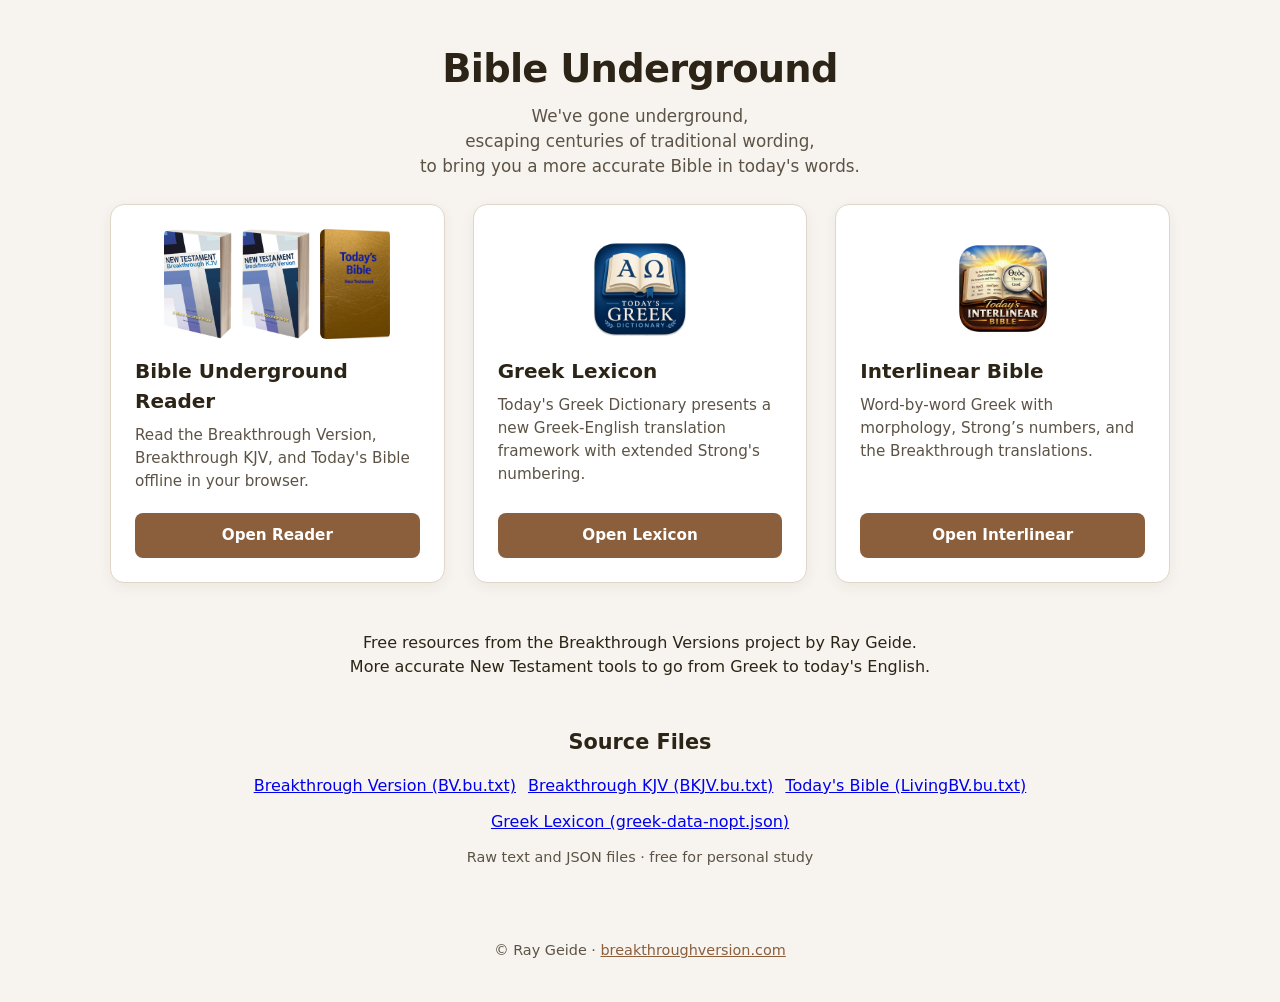
<file: index.html>
<!DOCTYPE html>
<html lang="en">
<head>
    <meta charset="UTF-8">
    <meta name="viewport" content="width=device-width, initial-scale=1.0">
    <meta name="description" content="Explore Bible Underground's modern Bible translations, including the Breakthrough Version, Breakthrough KJV, and Today's Bible. Study the New Testament with a Greek lexicon, interlinear Bible tools, and accurate, easy-to-understand translations based on the original Greek manuscripts.">
    <title>Bible Underground</title>
    <style>
        :root {
            --bg: #f7f4ef;
            --card: #ffffff;
            --text: #2c2416;
            --muted: #5c5346;
            --accent: #8b5e3c;
            --accent-hover: #6d4a30;
            --border: #e0d6c8;
        }
        * { box-sizing: border-box; margin: 0; padding: 0; }
        body {
            font-family: system-ui, -apple-system, "Segoe UI", Roboto, sans-serif;
            background: var(--bg);
            color: var(--text);
            line-height: 1.5;
            min-height: 100vh;
        }
        header {
            text-align: center;
            padding: 2.5rem 1.25rem 1.5rem;
        }
        header h1 {
            font-size: clamp(1.8rem, 4vw, 2.4rem);
            font-weight: 700;
            letter-spacing: -0.02em;
            margin-bottom: 0.4rem;
        }
        header p {
            color: var(--muted);
            max-width: 36rem;
            margin: 0 auto;
            font-size: 1.05rem;
        }
        main {
            max-width: 1100px;
            margin: 0 auto;
            padding: 0 1.25rem 3rem;
            display: grid;
            gap: 1.75rem;
        }
        @media (min-width: 800px) {
            main { grid-template-columns: repeat(3, 1fr); }
        }
        .card {
            background: var(--card);
            border: 1px solid var(--border);
            border-radius: 14px;
            padding: 1.5rem;
            display: flex;
            flex-direction: column;
            box-shadow: 0 4px 14px rgba(44, 36, 22, 0.06);
            transition: transform 0.15s ease, box-shadow 0.15s ease;
        }
        .card:hover {
            transform: translateY(-3px);
            box-shadow: 0 8px 22px rgba(44, 36, 22, 0.1);
        }
        .card-images {
            display: flex;
            gap: 0.6rem;
            justify-content: center;
            align-items: flex-end;
            margin-bottom: 1.1rem;
            min-height: 110px;
        }
        .card-images img {
            max-height: 110px;
            width: auto;
            object-fit: contain;
            border-radius: 6px;
        }
        .card-images.single img {
            max-height: 100px;
        }
        .card h2 {
            font-size: 1.25rem;
            margin-bottom: 0.5rem;
            color: var(--text);
        }
        .card p {
            color: var(--muted);
            font-size: 0.95rem;
            flex-grow: 1;
            margin-bottom: 1.25rem;
        }
        .card a.button {
            display: inline-block;
            text-align: center;
            background: var(--accent);
            color: #fff;
            text-decoration: none;
            padding: 0.7rem 1.1rem;
            border-radius: 8px;
            font-weight: 600;
            font-size: 0.95rem;
            transition: background 0.15s ease;
        }
        .card a.button:hover {
            background: var(--accent-hover);
        }
        footer {
            text-align: center;
            padding: 1.5rem 1rem 2.5rem;
            color: var(--muted);
            font-size: 0.9rem;
        }
        footer a { color: var(--accent); }
    </style>
</head>
<body>
    <header>
        <h1>Bible Underground</h1>
        <p style="text-align:center">We've gone underground,<br>
	escaping centuries of traditional wording,<br>
	to bring you a more accurate Bible in today's words.</p>
    </header>

    <main>
        <!-- Reader -->
        <div class="card">
            <div class="card-images">
                <img src="data/bkjvbiblemockuptran.png" alt="Breakthrough KJV">
                <img src="data/bvbiblemockuptran.png" alt="Breakthrough Version">
                <img src="data/todaysbiblemockup2cr.png" alt="Today's Bible">
            </div>
            <h2>Bible Underground Reader</h2>
            <p>Read the Breakthrough Version, Breakthrough KJV, and Today's Bible offline in your browser.</p>
            <a class="button" href="underground.html">Open Reader</a>
        </div>

        <!-- Lexicon -->
        <div class="card">
            <div class="card-images single">
                <img src="data/greek-dict-icon-1080tran.png" alt="Greek Dictionary">
            </div>
            <h2>Greek Lexicon</h2>
            <p>Today's Greek Dictionary presents a new Greek-English translation framework with extended Strong's numbering.</p>
            <a class="button" href="lexicon.html">Open Lexicon</a>
        </div>

        <!-- Interlinear -->
        <div class="card">
            <div class="card-images single">
                <img src="data/interlinearicon1024tran.png" alt="Interlinear Bible">
            </div>
            <h2>Interlinear Bible</h2>
            <p>Word-by-word Greek with morphology, Strong’s numbers, and the Breakthrough translations.</p>
            <a class="button" href="interlinear.html">Open Interlinear</a>
        </div>
    </main>

	<p style="text-align:center">Free resources from the Breakthrough Versions project by Ray Geide.<br>
	More accurate New Testament tools to go from Greek to today's English.</p>

<section style="max-width:1100px; margin:3rem auto; padding:0 1.25rem;">
    <h2 style="font-size:1.3rem; margin-bottom:1rem; text-align:center;">Source Files</h2>
    <div style="display:flex; flex-wrap:wrap; gap:0.75rem; justify-content:center;">
        <a href="BV.bu.txt" style="...">Breakthrough Version (BV.bu.txt)</a>
        <a href="BKJV.bu.txt" style="...">Breakthrough KJV (BKJV.bu.txt)</a>
        <a href="LivingBV.bu.txt" style="...">Today's Bible (LivingBV.bu.txt)</a>
        <a href="greek-data-nopt.json" style="...">Greek Lexicon (greek-data-nopt.json)</a>
    </div>
    <p style="text-align:center; color:#5c5346; font-size:0.9rem; margin-top:0.8rem;">
        Raw text and JSON files · free for personal study
    </p>
</section>

    <footer>
        © Ray Geide · 
        <a href="https://breakthroughversion.com" target="_blank" rel="noopener">breakthroughversion.com</a>
    </footer>
</body>
</html>
</file>
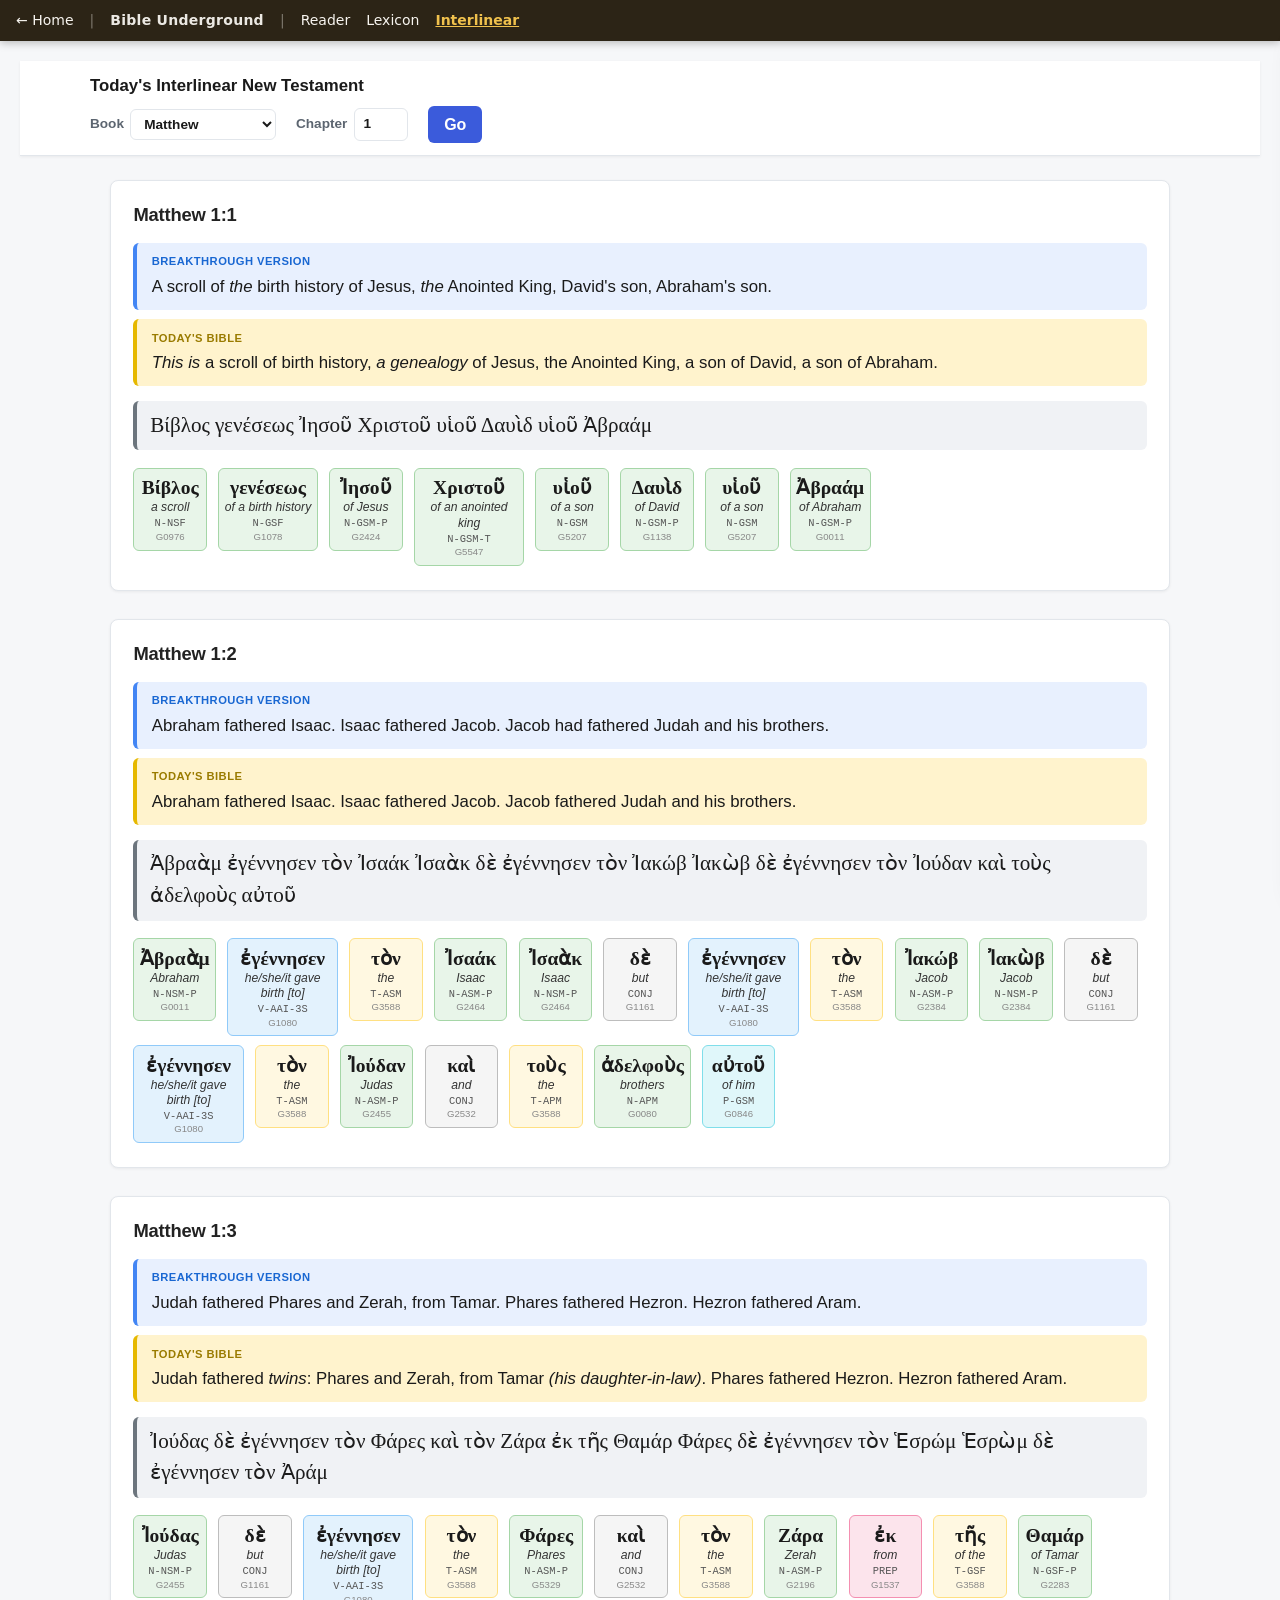
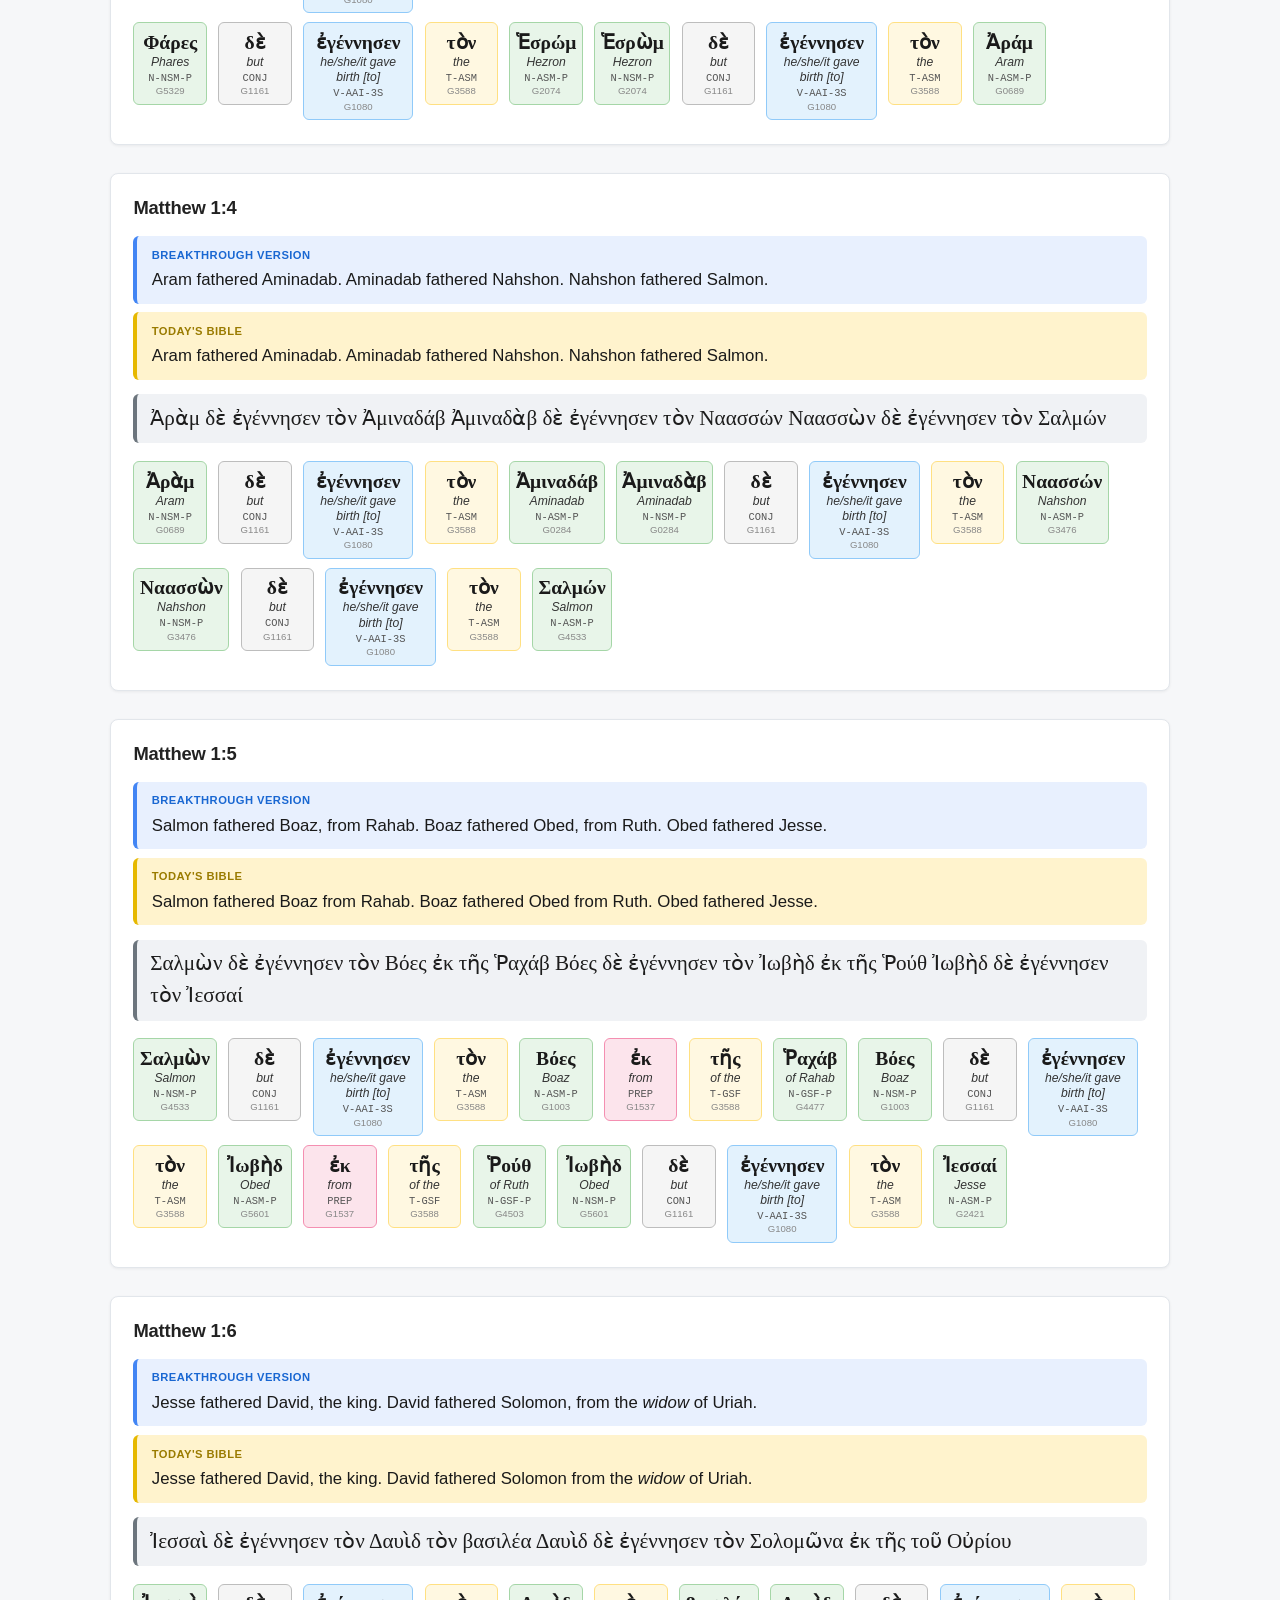
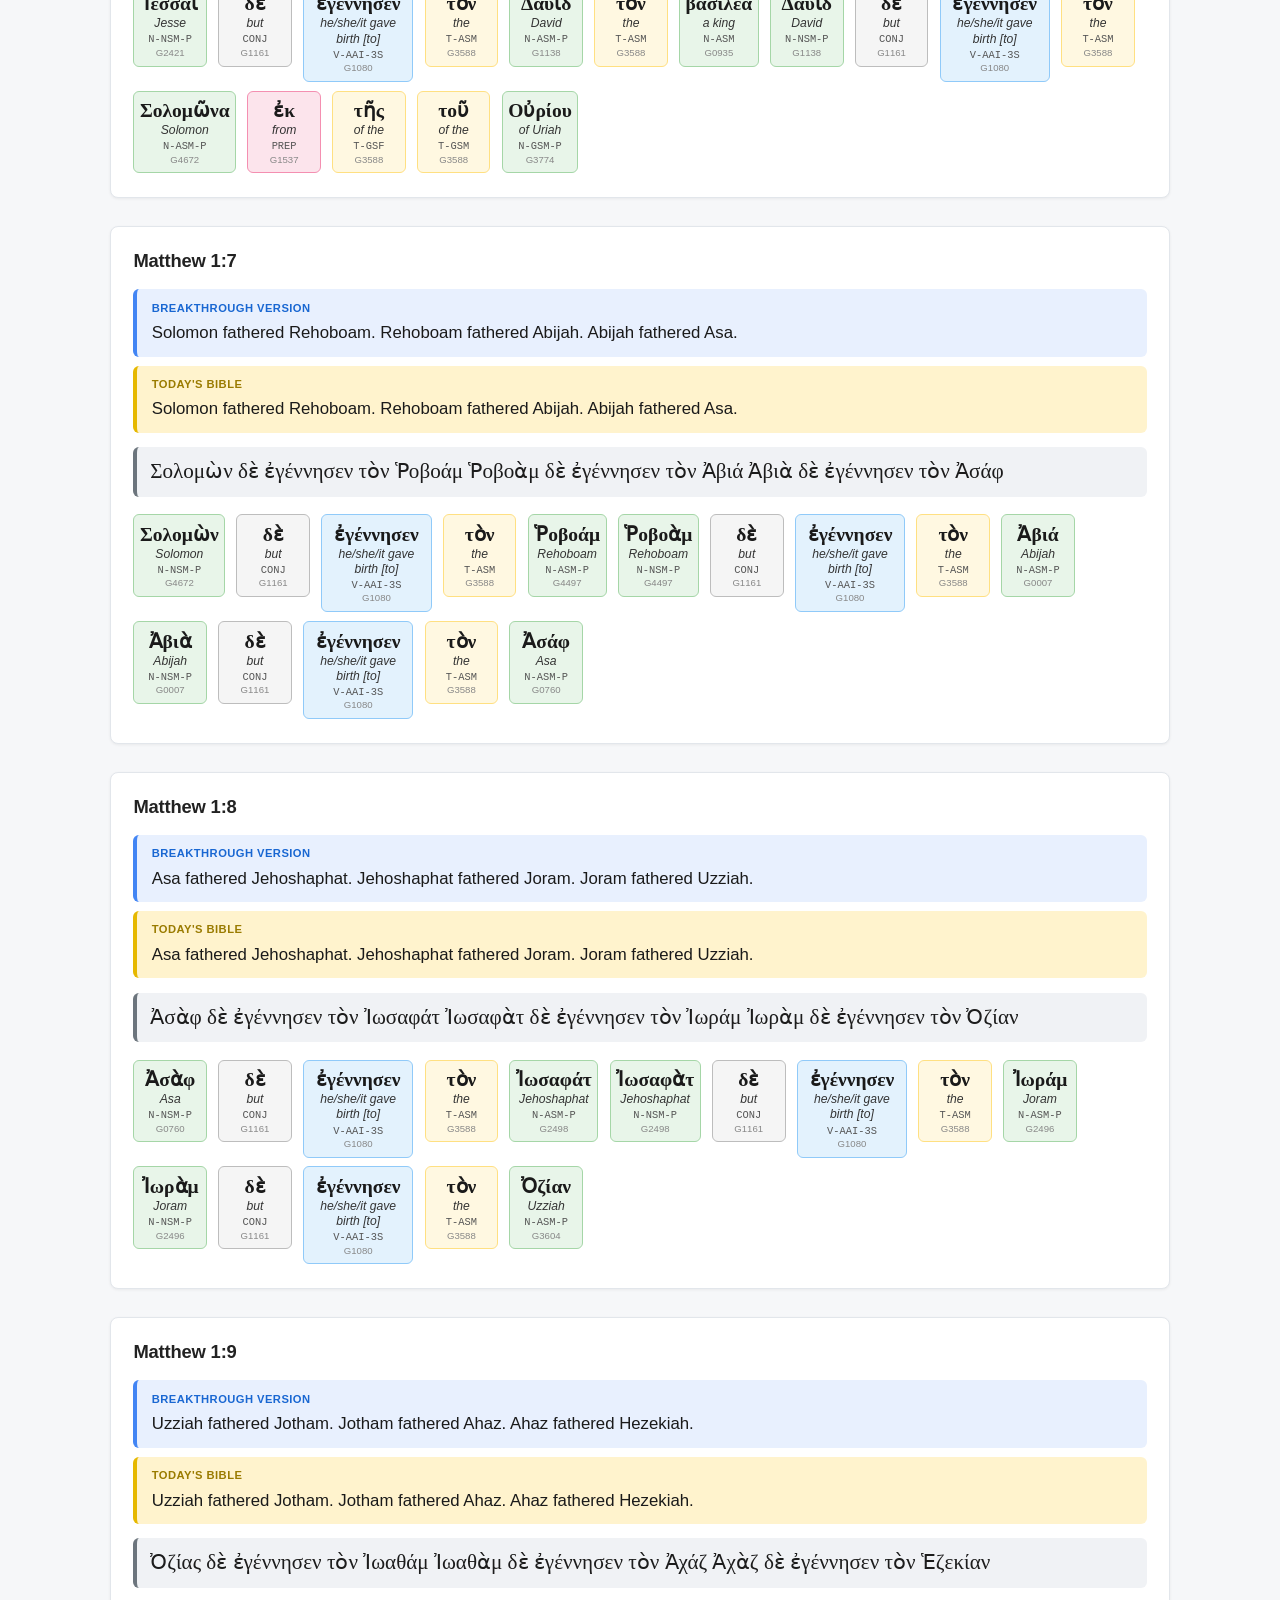
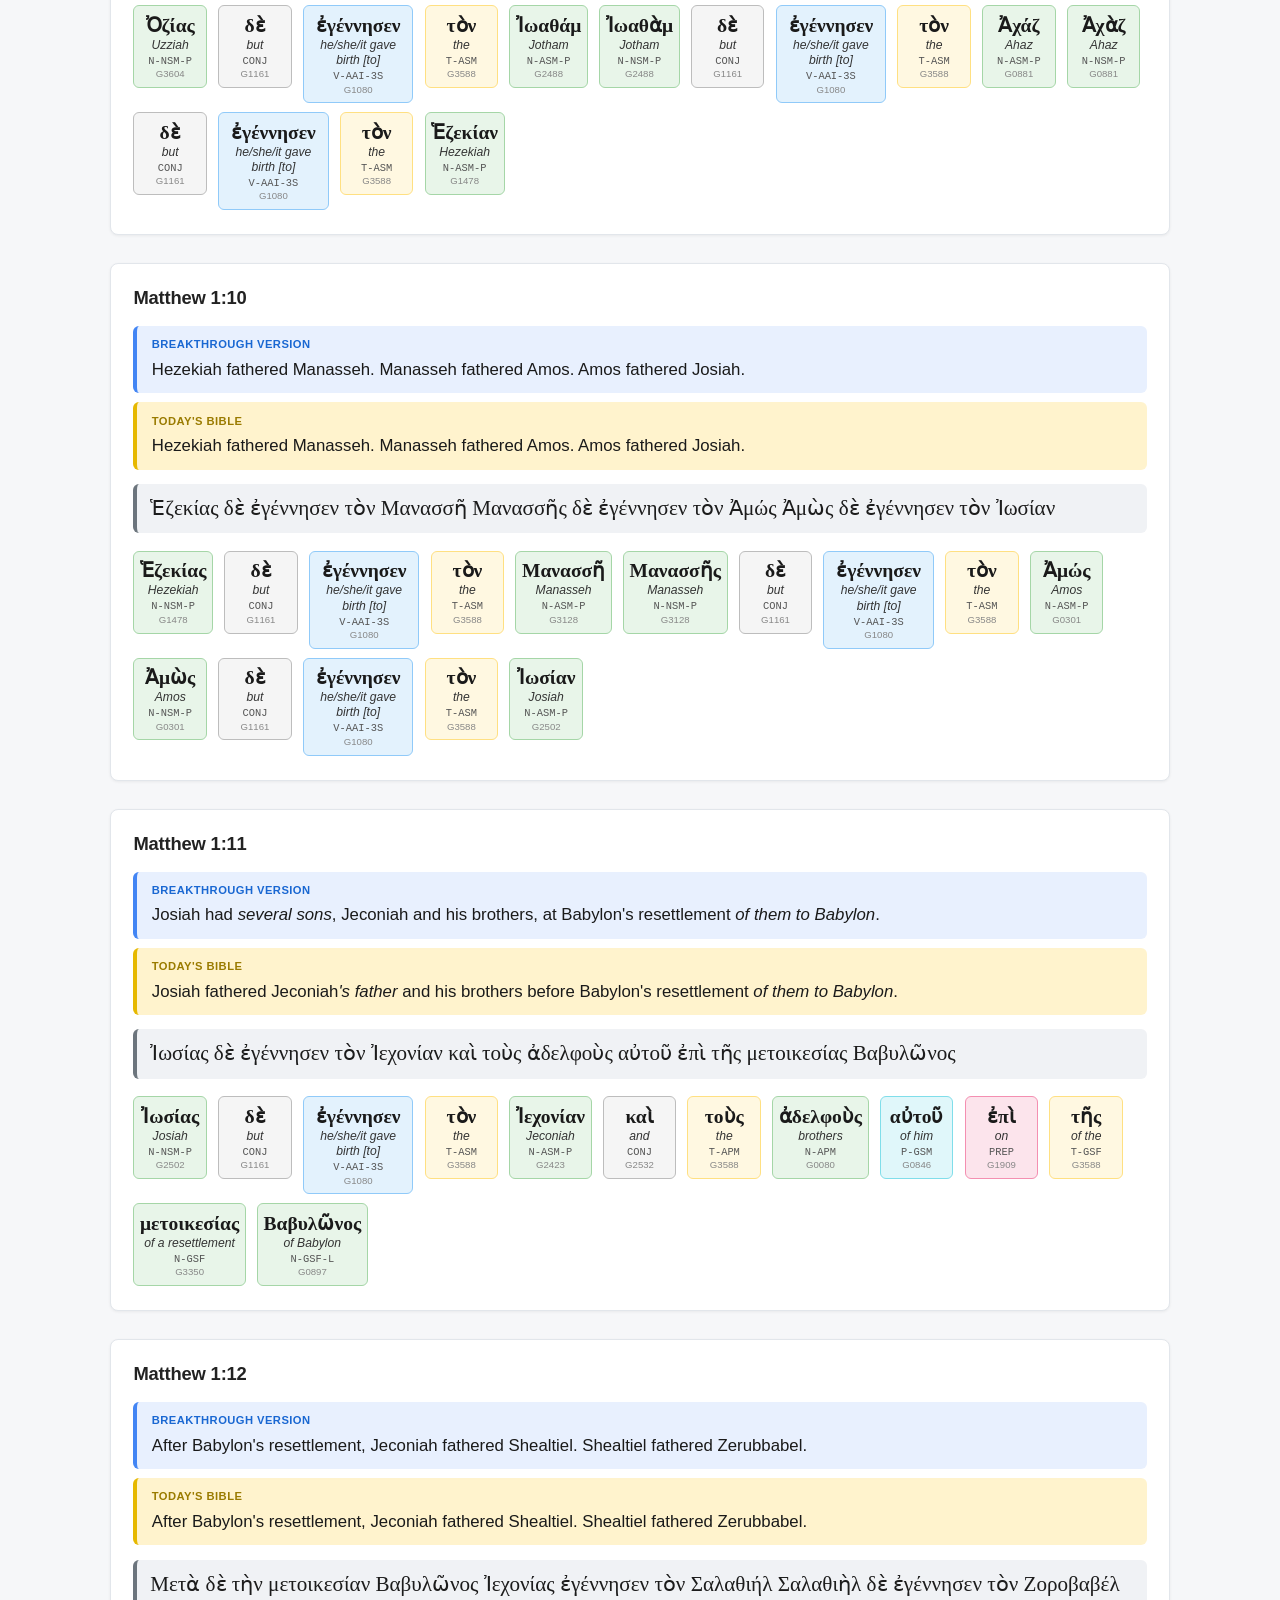
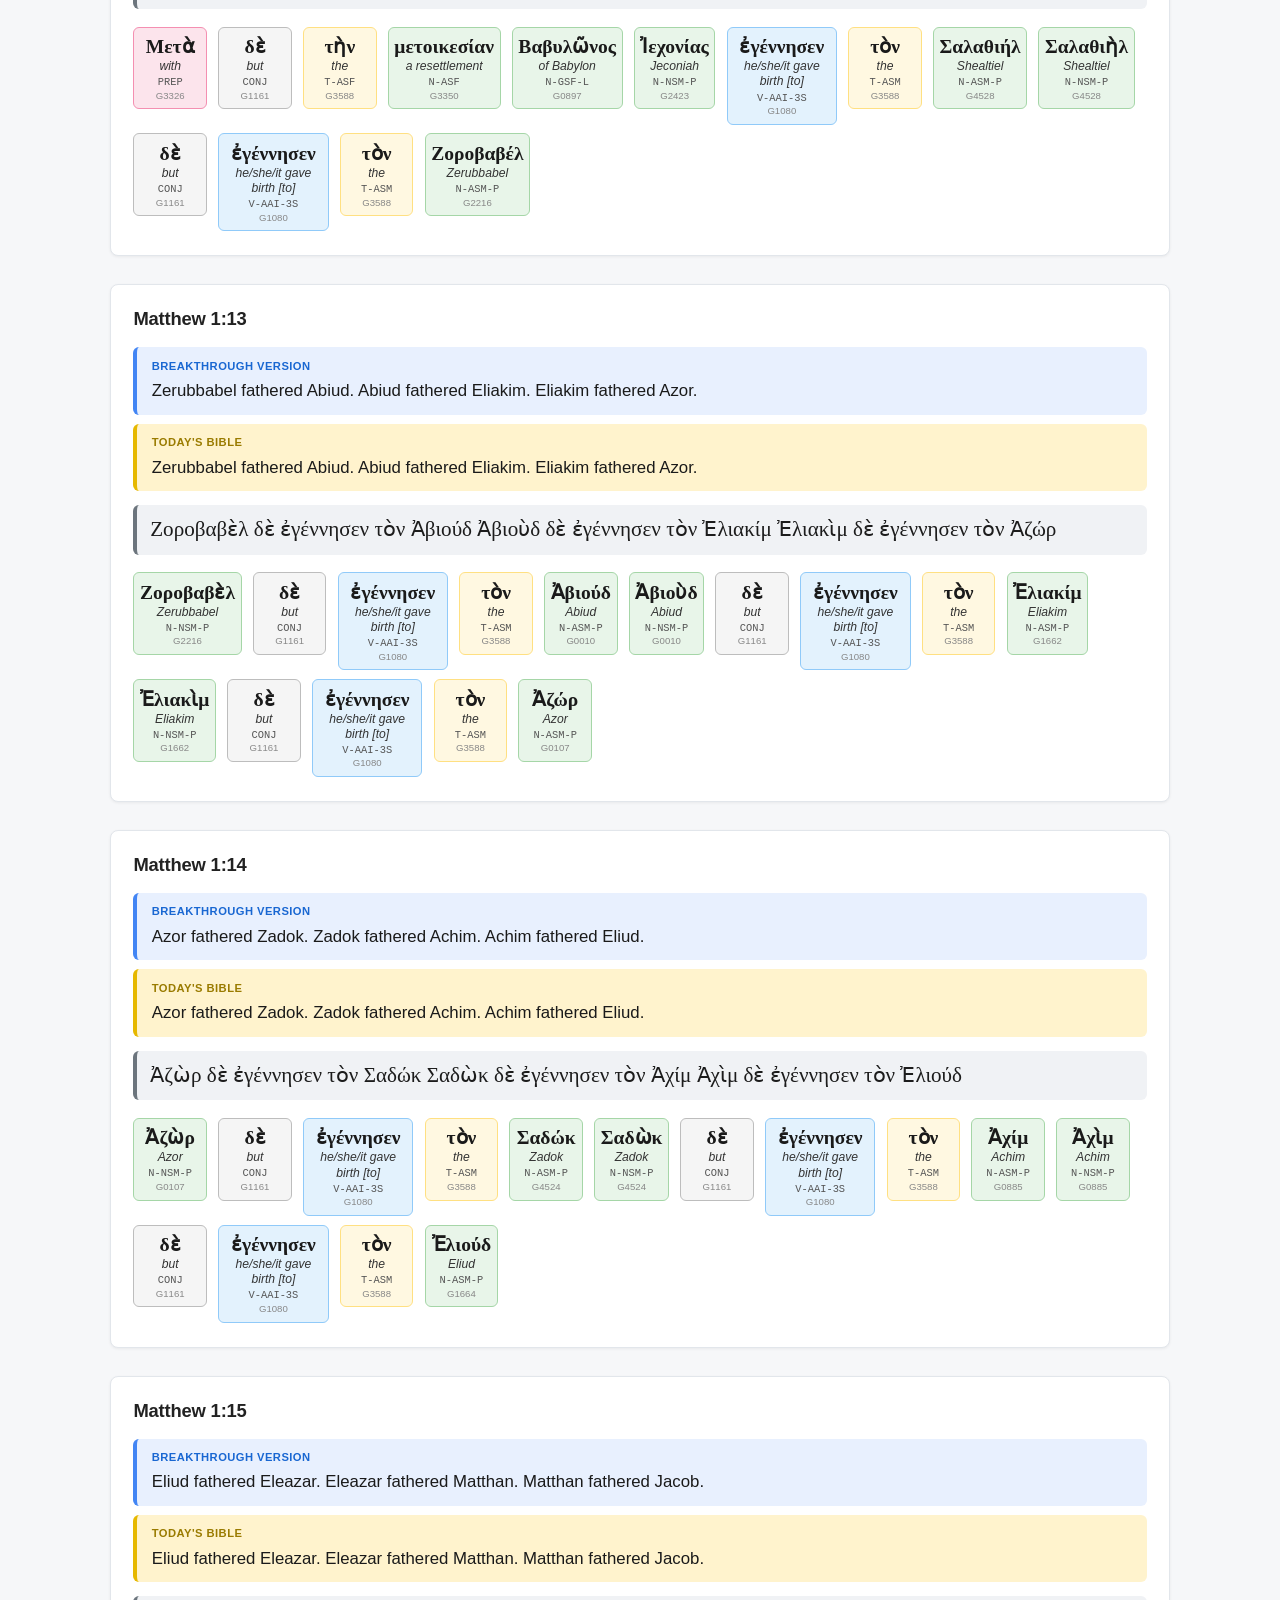
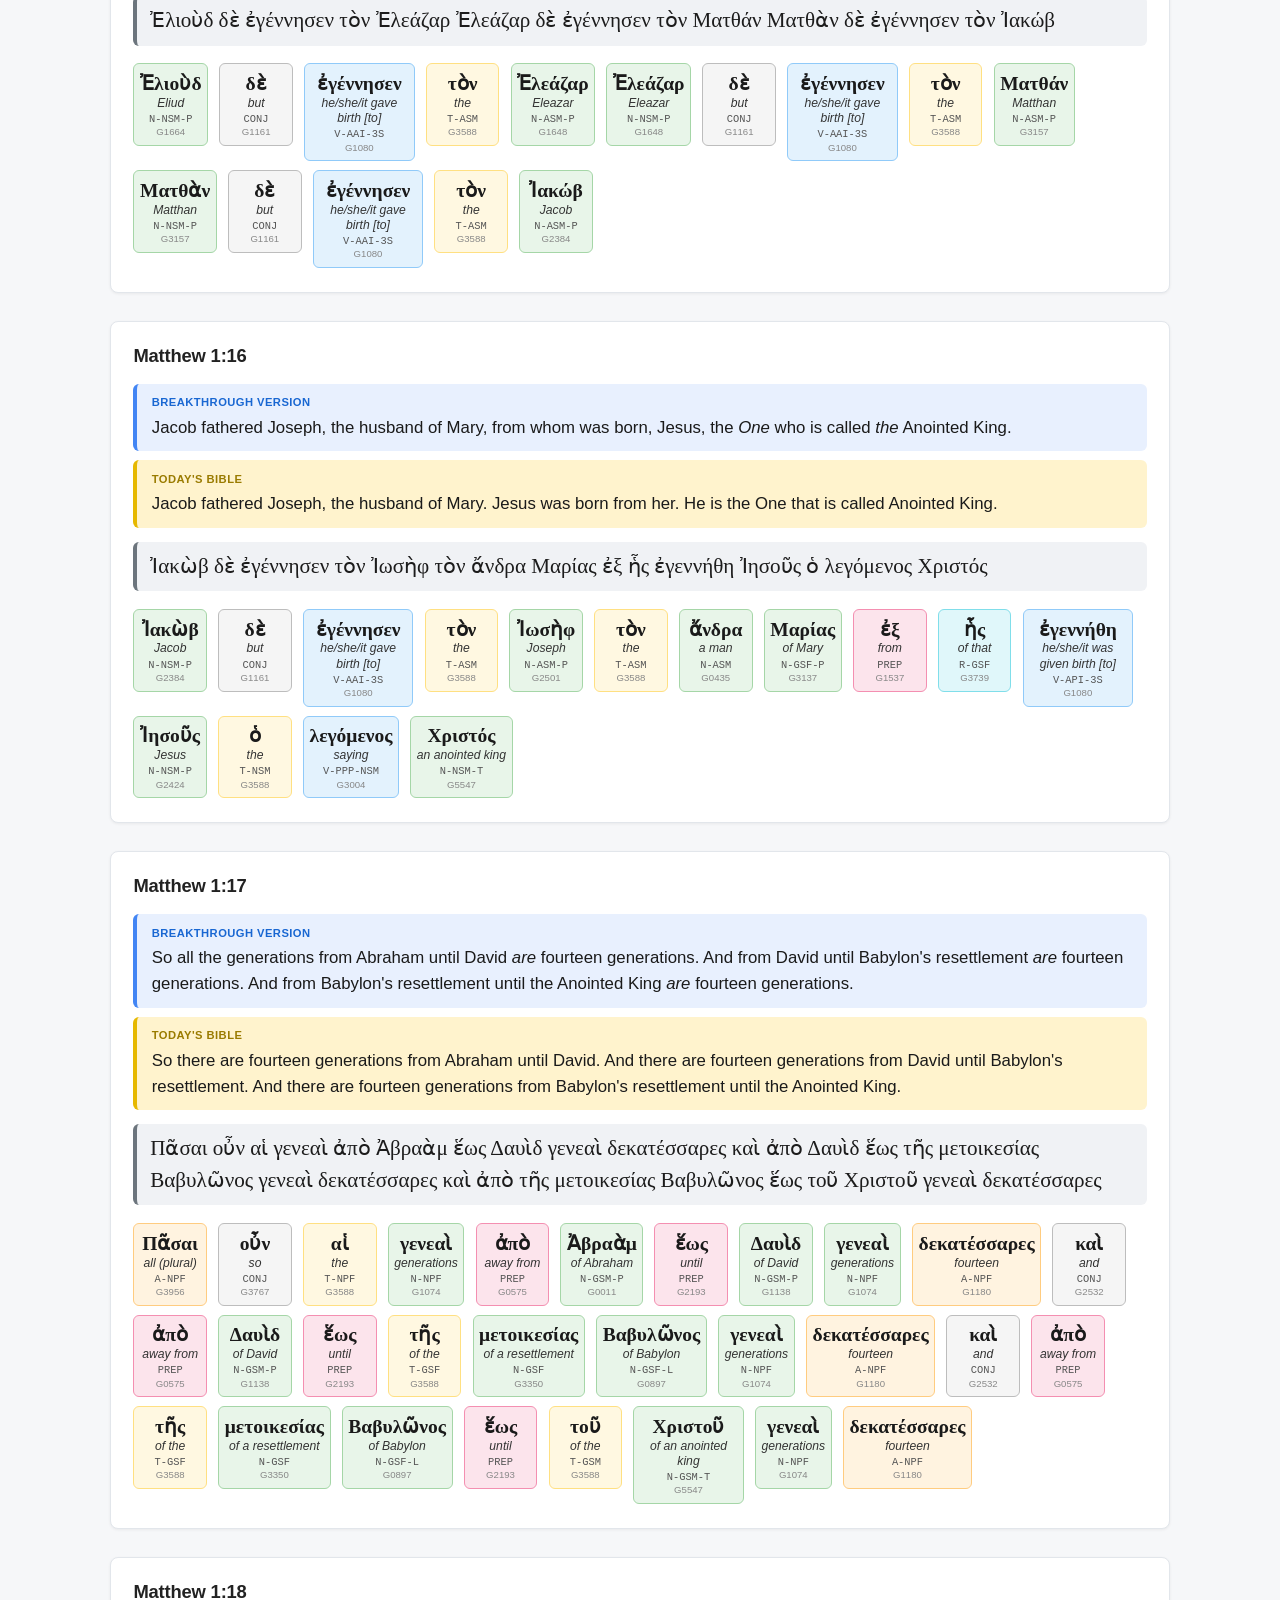
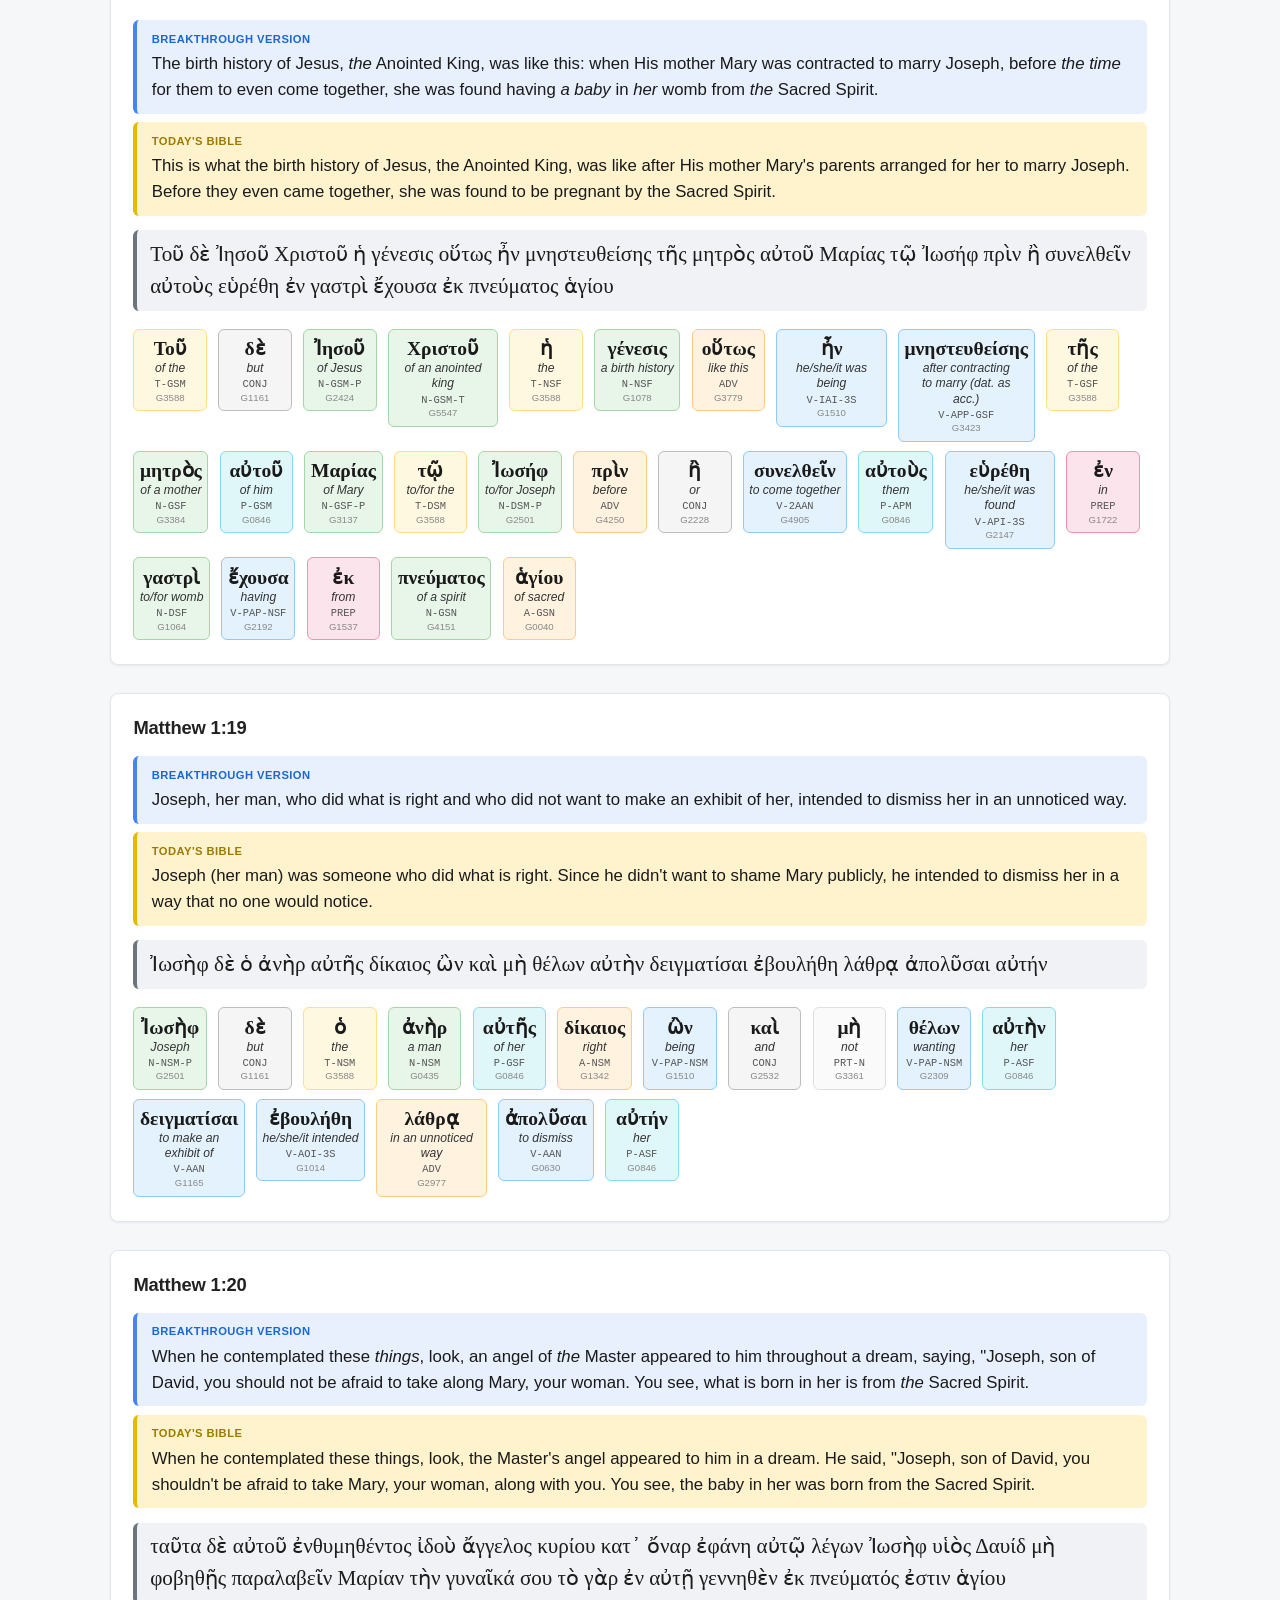
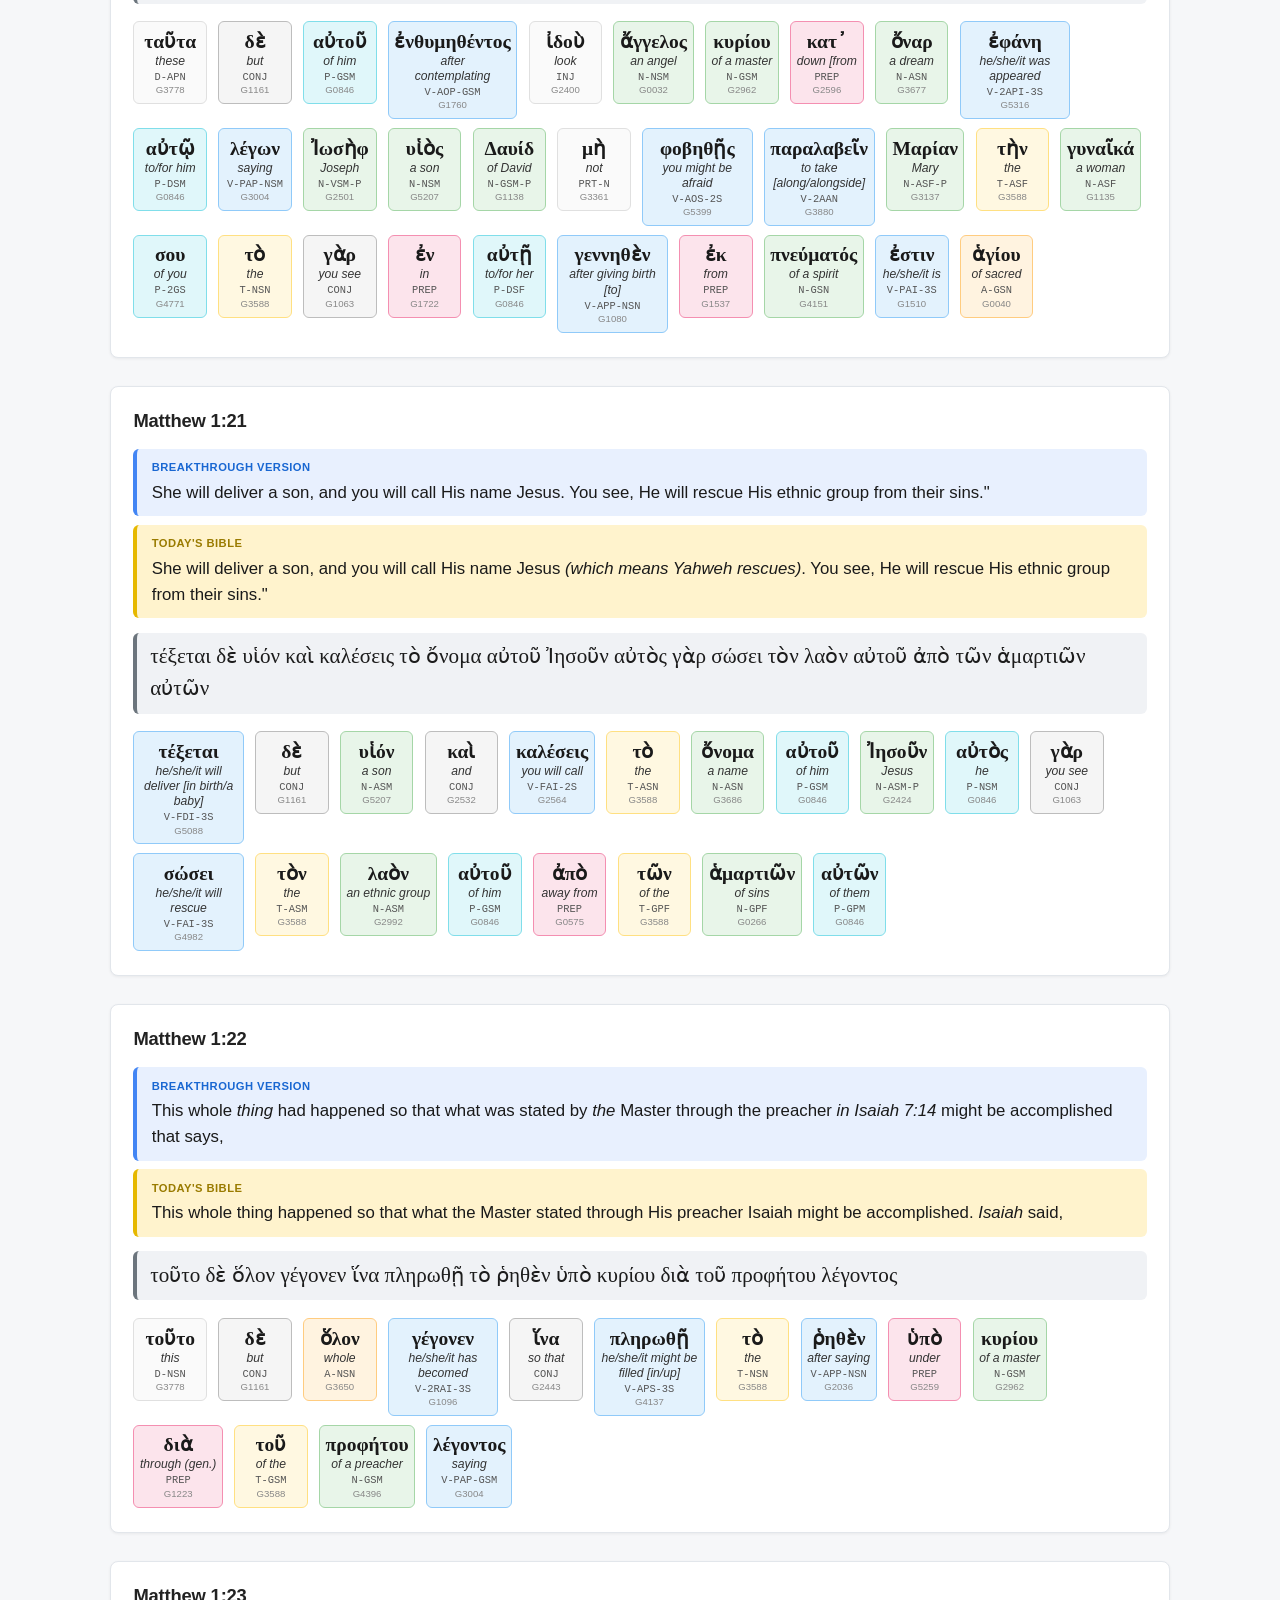
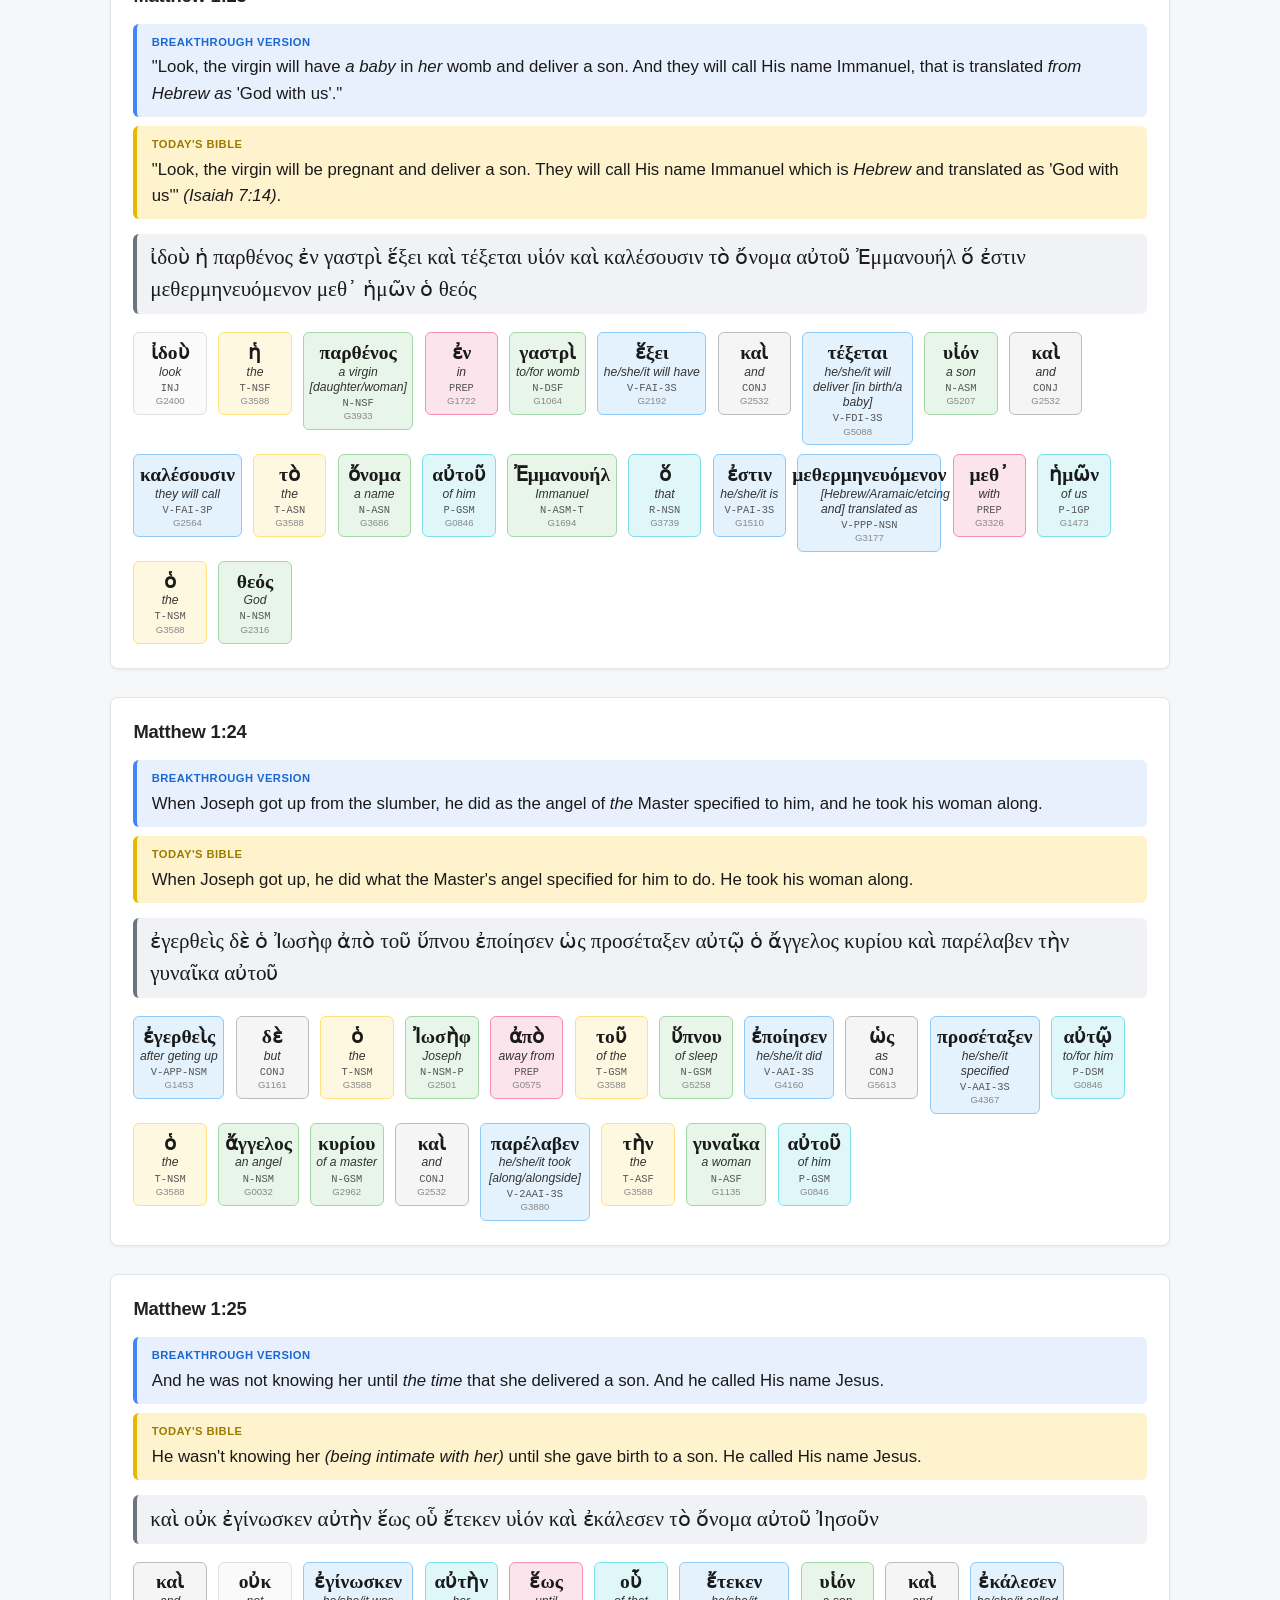
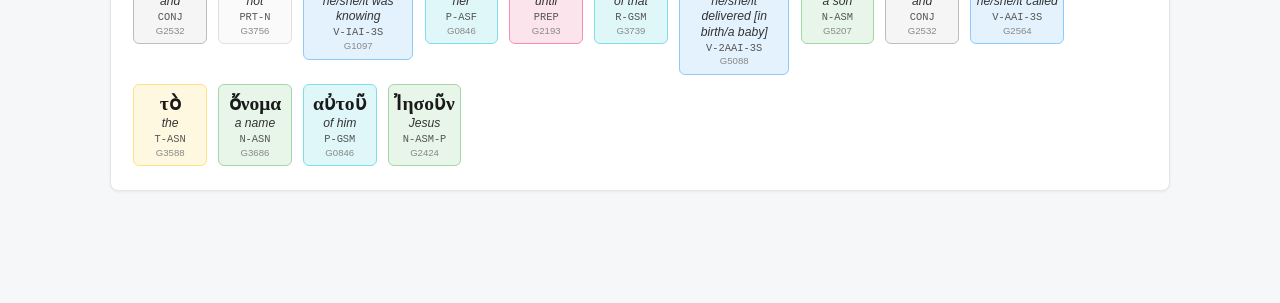
<file: interlinear.html>
<!DOCTYPE html>
<html lang="en">
<head>
  <meta charset="UTF-8">
  <meta name="viewport" content="width=device-width, initial-scale=1">
  <meta name="description" content="Read the New Testament in its original Greek with the Bible Underground Interlinear. Compare Greek words with modern English translations, examine the Greek text, and uncover more accurate meanings from the biblical text.">
  <title>Today's Interlinear New Testament</title>
  <link rel="stylesheet" href="data/styles.css">
  <style>

    body {
        font-family: 'Poppins', sans-serif;
        margin: 0;
        padding: 0;
        background: var(--bg);
        color: var(--text);
        min-height: 100vh;
    }

    #bu-home-bar {
      position: sticky;
      top: 0;
      z-index: 9999;
      background: #2c2416;
      color: #f7f4ef;
      padding: 10px 16px;
      display: flex;
      flex-wrap: wrap;
      align-items: center;
      gap: 8px 16px;
      font-family: system-ui, -apple-system, sans-serif;
      font-size: 14px;
      box-shadow: 0 2px 8px rgba(0,0,0,0.25);
    }
    #bu-home-bar a {
      color: #f7f4ef;
      text-decoration: none;
    }
    #bu-home-bar a:hover {
      text-decoration: underline;
    }
    #bu-home-bar .bu-sep {
      opacity: 0.4;
    }
    #bu-home-bar .bu-title {
      font-weight: 700;
      letter-spacing: 0.02em;
      opacity: 0.95;
    }
    #bu-home-bar a.bu-current {
      font-weight: 700;
      color: #f0c14d;          /* gold highlight */
      text-decoration: underline;
    }
    :root {
      --bu-home-bar-height: 44px;
    }

    /* Keep the page header below the home bar when it sticks */
    header {
      top: var(--bu-home-bar-height) !important;
    }

    /* Dictionary panel starts below the home bar */
    #dict-panel {
      top: var(--bu-home-bar-height) !important;
      height: calc(100% - var(--bu-home-bar-height)) !important;
      z-index: 10000; /* above the home bar so the × is always clickable */
    }
    .page-wrap {
      margin: 20px;
    }
  </style>
</head>
<body>
<!-- Bible Underground navigation bar -->
<div id="bu-home-bar">
    <a href="index.html">← Home</a>
    <span class="bu-sep">|</span>
    <span class="bu-title">Bible Underground</span>
    <span class="bu-sep">|</span>
    <a href="underground.html">Reader</a>
    <a href="lexicon.html">Lexicon</a>
    <a href="interlinear.html" class="bu-current">Interlinear</a>
</div>

<div class="page-wrap">
  <header>
    <div style="max-width:1100px;margin:0 auto 0.5rem;font-weight:700;font-size:1.05rem;">
      Today's Interlinear New Testament
    </div>
    <form id="nav-form">
      <label>
        Book
        <select name="book" id="book-select">
          <option value="Matthew">Matthew</option>
          <option value="Mark">Mark</option>
          <option value="Luke">Luke</option>
          <option value="John">John</option>
          <option value="Acts">Acts</option>
          <option value="Romans">Romans</option>
          <option value="1Corinthians">1 Corinthians</option>
          <option value="2Corinthians">2 Corinthians</option>
          <option value="Galatians">Galatians</option>
          <option value="Ephesians">Ephesians</option>
          <option value="Philippians">Philippians</option>
          <option value="Colossians">Colossians</option>
          <option value="1Thessalonians">1 Thessalonians</option>
          <option value="2Thessalonians">2 Thessalonians</option>
          <option value="1Timothy">1 Timothy</option>
          <option value="2Timothy">2 Timothy</option>
          <option value="Titus">Titus</option>
          <option value="Philemon">Philemon</option>
          <option value="Hebrews">Hebrews</option>
          <option value="James">James</option>
          <option value="1Peter">1 Peter</option>
          <option value="2Peter">2 Peter</option>
          <option value="1John">1 John</option>
          <option value="2John">2 John</option>
          <option value="3John">3 John</option>
          <option value="Jude">Jude</option>
          <option value="Revelation">Revelation</option>
        </select>
      </label>
      <label>
        Chapter
        <input type="number" name="chapter" id="chapter-input" value="1" min="1" style="width:4em">
      </label>
      <button type="submit">Go</button>
    </form>
  </header>

  <main id="main">
    <p>Loading…</p>
  </main>
</div>

<div id="dict-panel" class="hidden">
  <button type="button" id="close-dict">×</button>
  <div id="dict-content"></div>
</div>

<script type="module" src="data/app.js"></script>
</body>
</html>
</file>
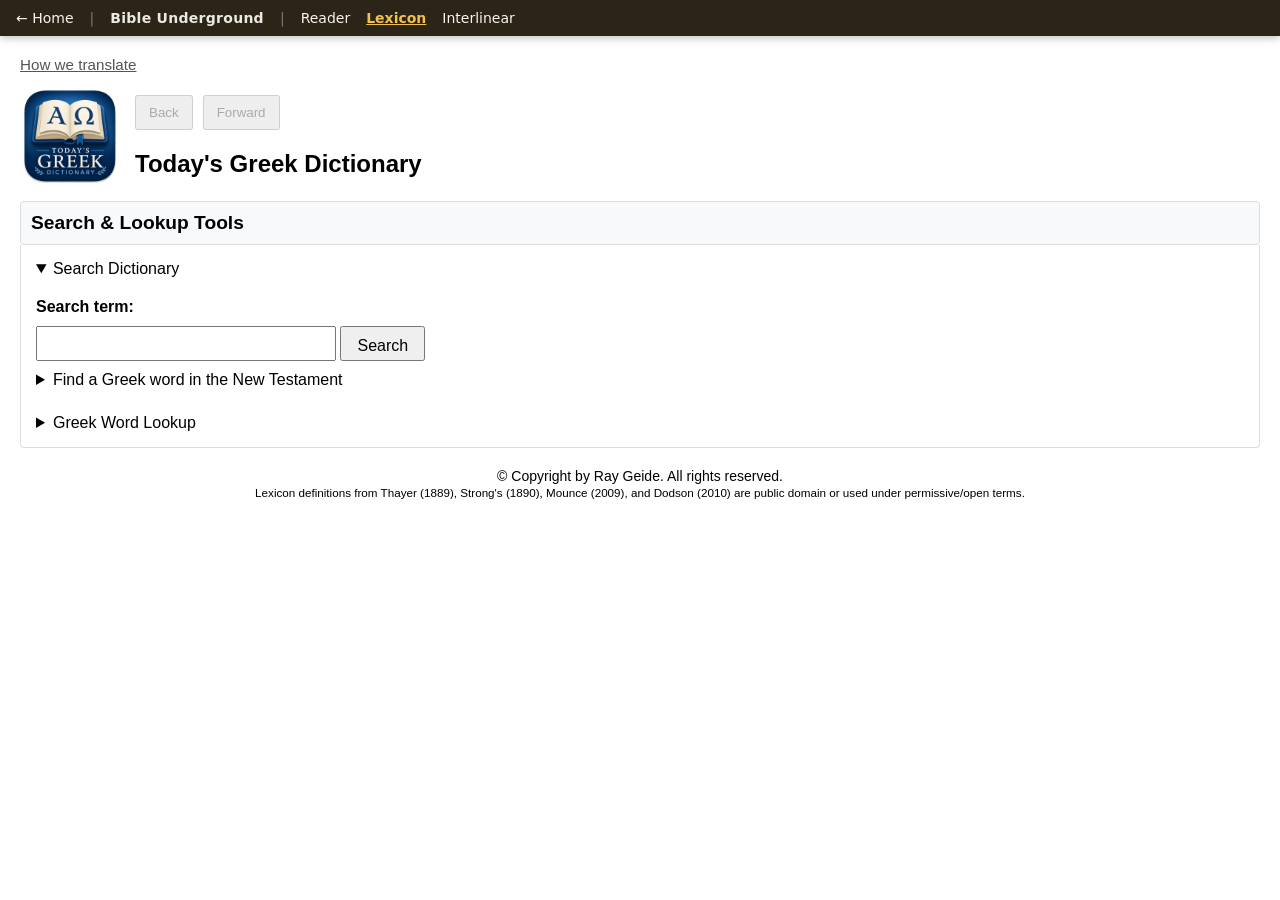
<file: lexicon.html>
<!DOCTYPE html>
<html lang="en">
<head>
    <meta charset="UTF-8">
    <meta name="viewport" content="width=device-width, initial-scale=1.0">
    <meta name="description" content="Explore the Today's Greek Dictionary, a Greek lexicon that presents a new Greek-English translation framework with extended Strong's numbering. Gain insights into the original language of the New Testament. Discover how Greek words are translated with today's words and better understand the meaning of Scripture.">
    <link rel="manifest" href="data/lexiconmanifest.json">
    <title>Today's Greek Dictionary by Ray Geide</title>
    <meta name="theme-color" content="#0c2d5a">
    <style>
        body { font-family: Arial, sans-serif; margin: 0px; }
        table { border-collapse: collapse; width: 100%; margin-top: 20px; }
        th, td { border: 1px solid #ddd; padding: 8px; text-align: left; }
        th { background-color: #f2f2f2; }
        .form-container { margin-bottom: 20px; }
        .error { color: red; }
        .success { color: green; }
        label { display: block; margin: 10px 0; }
        input, textarea, select { width: 100%; padding: 10px; }
        textarea { height: 100px; }
        .history-buttons { margin: 10px 0; display: flex; gap: 10px; }
        .history-buttons button { padding: 8px 12px; }
        .bible-ref { color: blue; text-decoration: underline; cursor: pointer; }
        .modal { display: none; position: fixed; top: 0; left: 0; width: 100%; height: 100%; background-color: rgba(0,0,0,0.5); z-index: 1000; }
        .modal-content { background-color: white; margin: 15% auto; padding: 20px; border: 1px solid #888; width: 80%; max-width: 500px; border-radius: 5px; }
        .modal-content i { font-style: italic; }
        .close { color: #aaa; float: right; font-size: 28px; font-weight: bold; cursor: pointer; }
        .close:hover { color: black; }
        .view-edit-header { display: flex; align-items: center; gap: 10px; }
        .view-edit-header h3 { white-space: nowrap; }
        .copyright { text-align: center; margin-top: 20px; font-size: 14px; }
        .references-div { min-height: 100px; border: 1px solid #ddd; padding: 10px; border-radius: 4px; white-space: pre-wrap; }
        .source-info { text-align: right; font-size: 0.8em; color: #666; margin-top: 10px; padding-top: 10px; border-top: 1px solid #eee; }
        .source-info a { color: #007bff; text-decoration: none; }
        .source-info a:hover { text-decoration: underline; }
        .custom-dropdown { position: relative; width: 100%; max-width: 600px; }
        .dropdown-list { background: white; border-radius: 4px; box-shadow: 0 2px 5px rgba(0,0,0,0.2); }
        .dropdown-item { display: flex; align-items: center; padding: 8px; cursor: pointer; gap: 10px; }
        .dropdown-item .strong-number { width: 80px; flex-shrink: 0; }
        .dropdown-item .greek-word { width: 150px; flex-shrink: 0; }
        .dropdown-item .translation { flex: 1; white-space: nowrap; overflow: hidden; text-overflow: ellipsis; }
        .dropdown-item:hover { background-color: #f0f0f0; }
        .dropdown-item.selected { background-color: #d0e8ff; font-weight: bold; }
        .nt-lookup-section select, .nt-lookup-section button { padding: 8px; margin-right: 10px; }
        .nt-lookup-section h4 { margin-bottom: 8px; }
        #search_term { width: 300px; max-width: 100%; }
        #search_term, #btn-search {
            height: 35px;
            line-height: 35px;
            padding: 0 15px;
            box-sizing: border-box;
            vertical-align: middle;
            font-size: 16px;
        }
        #loading-overlay {
            display: none;
            position: fixed;
            top: 0; left: 0;
            width: 100%; height: 100%;
            background: rgba(0, 0, 0, 0.4);
            z-index: 9999;
            cursor: wait;
        }
        #loading-overlay > div {
            position: absolute;
            top: 50%; left: 50%;
            transform: translate(-50%, -50%);
            color: white;
            font-size: 1.5em;
            font-weight: bold;
            text-shadow: 0 0 10px black;
        }
        .strong-ref {
            color: #1d4ed8;
            text-decoration: underline;
            cursor: pointer;
            font-weight: 500;
        }
        .strong-ref:hover { background-color: #dbeafe; }
        #strong-tooltip {
            display: none;
            position: absolute;
            max-width: 340px;
            background: #1f2937;
            color: #f9fafb;
            padding: 8px 12px;
            border-radius: 6px;
            font-size: 14px;
            line-height: 1.3;
            z-index: 10000;
            box-shadow: 0 4px 12px rgba(0,0,0,0.25);
            pointer-events: none;
            white-space: pre-wrap;
        }
        #strong-tooltip .tt-strong { font-weight: bold; color: #93c5fd; margin-bottom: 2px; }
        #strong-tooltip .tt-greek { color: #86efac; margin-bottom: 4px; }
        #bu-home-bar {
            position: sticky;
            top: 0;
            z-index: 9999;
            background: #2c2416;
            color: #f7f4ef;
            padding: 10px 16px;
            display: flex;
            flex-wrap: wrap;
            align-items: center;
            gap: 8px 16px;
            font-family: system-ui, -apple-system, sans-serif;
            font-size: 14px;
            box-shadow: 0 2px 8px rgba(0,0,0,0.25);
        }
        #bu-home-bar a {
            color: #f7f4ef;
            text-decoration: none;
        }
        #bu-home-bar a:hover {
            text-decoration: underline;
        }
        #bu-home-bar .bu-sep {
            opacity: 0.4;
        }
        #bu-home-bar .bu-title {
            font-weight: 700;
            letter-spacing: 0.02em;
            opacity: 0.95;
        }
        #bu-home-bar a.bu-current {
            font-weight: 700;
            color: #f0c14d;          /* gold highlight */
            text-decoration: underline;
        }
        .page-wrap {
            margin: 20px;
        }
    </style>
</head>
<body>
<!-- Bible Underground navigation bar -->
<div id="bu-home-bar">
    <a href="index.html">← Home</a>
    <span class="bu-sep">|</span>
    <span class="bu-title">Bible Underground</span>
    <span class="bu-sep">|</span>
    <a href="underground.html">Reader</a>
    <a href="lexicon.html" class="bu-current">Lexicon</a>
    <a href="interlinear.html">Interlinear</a>
</div>

<div class="page-wrap">
    <!-- Header -->
    <div style="margin-bottom: 12px;">
        <style>
        .howto-link {
            position: relative;
            display: inline-block;
            font-size: 0.95rem;
            text-decoration: underline;
            cursor: pointer;
            color: #555;
        }
        .howto-link .tooltip {
            visibility: hidden;
            width: 290px;
            background-color: #333;
            color: #fff;
            text-align: left;
            border-radius: 6px;
            padding: 10px 12px;
            position: absolute;
            z-index: 100;
            top: 130%;
            left: 0;
            opacity: 0;
            transition: opacity 0.2s;
            font-size: 0.9rem;
            line-height: 1.45;
            box-shadow: 0 4px 12px rgba(0,0,0,0.25);
        }
        .howto-link .tooltip::after {
            content: "";
            position: absolute;
            top: 100%;
            left: 18px;
            border-width: 6px;
            border-style: solid;
            border-color: transparent transparent #333 transparent;
        }
        .howto-link:hover .tooltip {
            visibility: visible;
            opacity: 1;
        }
        </style>

        <a href="data/our-translation-goals.html" class="howto-link">
        How we translate
        <span class="tooltip">
            This lexicon follows a set of ten translation goals designed to produce clear, consistent, modern English renderings of the Greek.<br><br>
            ↑ Click above link to view our 10 Translation goals
        </span>
        </a>
    </div>
    <div style="display:flex; align-items:center; gap:15px; margin-bottom:15px; flex-wrap:wrap;">
        <img src="data/greek-dict-icon-1080tran.png" alt="Today's Greek Dictionary" style="height:100px; width:auto; flex-shrink:0;">
        <div>
            <div class="history-buttons" style="margin:0 0 20px 0;">
                <button id="btn-back" disabled>Back</button>
                <button id="btn-forward" disabled>Forward</button>
            </div>
            <h2 style="margin:0;">Today's Greek Dictionary</h2>
        </div>
    </div>

    <!-- Main tools (search + NT + dropdown) – hidden when viewing a record -->
    <div id="main-tools">
        <summary style="font-size:1.2em; font-weight:bold; cursor:pointer; padding:10px; background:#f8f9fa; border:1px solid #ddd; border-radius:4px;">
            Search & Lookup Tools
        </summary>
        <div style="padding:15px; border:1px solid #ddd; border-top:none; border-radius:0 0 4px 4px;">

            <!-- Search -->
            <details id="details-search-dictionary" open>
                <summary>Search Dictionary</summary>
                <div style="padding:10px 0;">
                    <label for="search_term"><strong>Search term:</strong></label>
                    <input type="text" id="search_term" style="width:300px; max-width:100%;">
                    <button id="btn-search">Search</button>
                </div>
            </details>

            <!-- NT Lookup -->
            <details id="details-look-up">
                <summary>Find a Greek word in the New Testament</summary>
                <div style="padding:10px 0;">
                    <div class="nt-lookup-section">
                        <div style="display:flex; align-items:center; gap:15px; flex-wrap:wrap;">
                            <div>
                                <label for="nt-book">Book:</label>
                                <select id="nt-book">
                                    <option value="Matthew">Matthew</option>
                                    <option value="Mark">Mark</option>
                                    <option value="Luke">Luke</option>
                                    <option value="John">John</option>
                                    <option value="Acts">Acts</option>
                                    <option value="Romans">Romans</option>
                                    <option value="1 Corinthians">1 Corinthians</option>
                                    <option value="2 Corinthians">2 Corinthians</option>
                                    <option value="Galatians">Galatians</option>
                                    <option value="Ephesians">Ephesians</option>
                                    <option value="Philippians">Philippians</option>
                                    <option value="Colossians">Colossians</option>
                                    <option value="1 Thessalonians">1 Thessalonians</option>
                                    <option value="2 Thessalonians">2 Thessalonians</option>
                                    <option value="1 Timothy">1 Timothy</option>
                                    <option value="2 Timothy">2 Timothy</option>
                                    <option value="Titus">Titus</option>
                                    <option value="Philemon">Philemon</option>
                                    <option value="Hebrews">Hebrews</option>
                                    <option value="James">James</option>
                                    <option value="1 Peter">1 Peter</option>
                                    <option value="2 Peter">2 Peter</option>
                                    <option value="1 John">1 John</option>
                                    <option value="2 John">2 John</option>
                                    <option value="3 John">3 John</option>
                                    <option value="Jude">Jude</option>
                                    <option value="Revelation">Revelation</option>
                                </select>
                            </div>
                            <div>
                                <label for="nt-chapter">Chapter:</label>
                                <select id="nt-chapter">
                                    <option value="" disabled selected>Select chapter</option>
                                </select>
                            </div>
                            <div style="align-self:flex-end;">
                                <button id="open-nt-popup">Open Chapter Viewer</button>
                            </div>
                        </div>
                    </div>
                </div>
            </details>

            <!-- Greek Word Lookup -->
            <details id="details-select-greek-word" style="margin-top:25px;">
                <summary>Greek Word Lookup</summary>
                <div style="padding:10px 0;">
                    <div id="record_select" class="custom-dropdown">
                        <div class="dropdown-list" id="dropdown-list" style="max-height:150px; overflow-y:auto; border:1px solid #ddd; padding:10px;">
                            <!-- filled by JS -->
                        </div>
                    </div>
                </div>
            </details>
        </div>
    </div>
    <!-- Search Results -->
    <div id="search-results-container" style="display:none; margin-top:20px;">
        <h3>Search Results</h3>
        <table>
            <thead>
                <tr>
                    <th>Strong Number</th>
                    <th>Greek Word</th>
                    <th>Translation</th>
                    <th>Action</th>
                </tr>
            </thead>
            <tbody id="search-results-body"></tbody>
        </table>
    </div>

    <!-- View Record -->
    <div id="view-record" style="display:none;"></div>

    <!-- Verse Modal -->
    <div id="verseModal" class="modal">
        <div class="modal-content">
            <span class="close">&times;</span>
            <h2 id="verseReference"></h2>
            <p id="verseText"></p>
            <p id="verseSource" class="source-info"></p>
        </div>
    </div>

    <div id="strong-tooltip"></div>

    <p class="copyright">
        &copy; Copyright by Ray Geide. All rights reserved.<br>
        <small>Lexicon definitions from Thayer (1889), Strong's (1890), Mounce (2009), and Dodson (2010) are public domain or used under permissive/open terms.</small>
    </p>
</div>

<script>
/* ============================================================
   GLOBAL STATE
   ============================================================ */
let lexiconData = [];
let dataById = {};
let dataByStrong = {};
let navHistory = [];
let navHistoryIndex = -1;

const ntChapters = {
    "Matthew":28,"Mark":16,"Luke":24,"John":21,"Acts":28,
    "Romans":16,"1 Corinthians":16,"2 Corinthians":13,"Galatians":6,"Ephesians":6,
    "Philippians":4,"Colossians":4,"1 Thessalonians":5,"2 Thessalonians":3,"1 Timothy":6,
    "2 Timothy":4,"Titus":3,"Philemon":1,"Hebrews":13,"James":5,
    "1 Peter":5,"2 Peter":3,"1 John":5,"2 John":1,"3 John":1,
    "Jude":1,"Revelation":22
};

const bibleInfo = {
    livingbv: { name: "Today's Bible", url: "https://todaysbible.online" },
    bv:       { name: "Breakthrough Version", url: "https://breakthroughversion.com" },
    bkjv:     { name: "Breakthrough KJV", url: "https://breakthroughversion.com" }
};

const BOOK_CODES = {
    Mat: 'Matthew', Mar: 'Mark', Luk: 'Luke', Joh: 'John', Act: 'Acts',
    Rom: 'Romans', '1Co': 'First Corinthians', '2Co': 'Second Corinthians',
    Gal: 'Galatians', Eph: 'Ephesians', Php: 'Philippians', Col: 'Colossians',
    '1Th': 'First Thessalonians', '2Th': 'Second Thessalonians',
    '1Ti': 'First Timothy', '2Ti': 'Second Timothy', Tit: 'Titus', Phm: 'Philemon',
    Heb: 'Hebrews', Jas: 'James', '1Pe': 'First Peter', '2Pe': 'Second Peter',
    '1Jn': 'First John', '2Jn': 'Second John', '3Jn': 'Third John', Jud: 'Jude', Rev: 'Revelation'
};

// Paths relative to index.html — adjust if your folder layout differs
const BIBLE_FILES = {
    livingbv: 'LivingBV.bu.txt',
    bv:       'BV.bu.txt',
    bkjv:     'BKJV.bu.txt'
};

const bibleCache = {};  // { livingbv: { 'Matthew 1:1': 'html...', ... }, ... }

/* ============================================================
   UTILITIES
   ============================================================ */
function normalizeStrong(s) {
    if (!s) return '';
    s = String(s).toUpperCase().replace(/[^GH0-9A-Z]/g, '');
    if (!/^[GH]/.test(s)) s = 'G' + s;
    return s.replace(/^([GH])0+([1-9]\d*.*)$/i, '$1$2');
}

function escapeHtml(str) {
    if (!str) return '';
    return String(str)
        .replace(/&/g, '&amp;')
        .replace(/</g, '&lt;')
        .replace(/>/g, '&gt;')
        .replace(/"/g, '&quot;');
}

function processEtymology(text) {
    if (!text) return '';
    let escaped = escapeHtml(text);
    escaped = escaped.replace(/\b([G]\d+[A-Za-z]*)\b/gi,
        '<span class="strong-ref" data-strong="$1">$1</span>');
    return escaped.replace(/\n/g, '<br>');
}

function showLoading(show = true) {
    const overlay = document.getElementById('loading-overlay');
    if (overlay) overlay.style.display = show ? 'block' : 'none';
    document.body.style.cursor = show ? 'wait' : 'default';
}

/* ============================================================
   LOAD JSON
   ============================================================ */
async function loadDictionary() {
    try {
        const resp = await fetch('greek-data-nopt.json');
        if (!resp.ok) throw new Error('Could not load greek-data-nopt.json');
        lexiconData = await resp.json();

        lexiconData.forEach(rec => {
            dataById[rec.id] = rec;
            const sn = normalizeStrong(rec.strong_number);
            dataByStrong[sn] = rec;
            dataByStrong[(rec.strong_number || '').toUpperCase()] = rec;
        });

        // Sort by Strong number numeric part
        lexiconData.sort((a, b) => {
            const na = parseInt((a.strong_number || 'G0').replace(/^[GH]/i, '')) || 0;
            const nb = parseInt((b.strong_number || 'G0').replace(/^[GH]/i, '')) || 0;
            return na - nb;
        });

        buildDropdown();
        showLoading(false);
        handleUrl();
    } catch (err) {
        console.error(err);
        document.getElementById('loading-overlay').innerHTML =
            '<div style="color:white;text-align:center;padding:20px;">Error loading dictionary.<br>' +
            escapeHtml(err.message) + '</div>';
    }
}

/* ============================================================
   DROPDOWN
   ============================================================ */
function buildDropdown() {
    const list = document.getElementById('dropdown-list');
    list.innerHTML = '';
    lexiconData.forEach(rec => {
        const div = document.createElement('div');
        div.className = 'dropdown-item';
        div.dataset.recordId = rec.id;
        div.innerHTML = `
            <span class="strong-number">${escapeHtml(rec.strong_number || '')}</span>
            <span class="greek-word">${escapeHtml(rec.greek_word || '')}</span>
            <span class="translation" title="${escapeHtml(rec.definition || '')}">
                ${escapeHtml((rec.definition || '').substring(0, 50))}${(rec.definition || '').length > 50 ? '...' : ''}
            </span>`;
        div.addEventListener('click', () => selectRecord(rec.id));
        list.appendChild(div);
    });
}

function highlightDropdown(term) {
    const list = document.getElementById('dropdown-list');
    list.querySelectorAll('.dropdown-item').forEach(el => el.classList.remove('selected'));
    const target = normalizeStrong(term);
    if (!target) return;
    const rec = dataByStrong[target];
    if (!rec) return;
    const item = list.querySelector(`.dropdown-item[data-record-id="${rec.id}"]`);
    if (item) {
        item.classList.add('selected');
        // auto-open details and scroll
        const details = document.getElementById('details-select-greek-word');
        if (details) details.open = true;
        setTimeout(() => item.scrollIntoView({ behavior: 'smooth', block: 'nearest' }), 200);
    }
}

/* ============================================================
   SEARCH
   ============================================================ */
function doSearch(term, addToHistory = true) {
    term = (term || '').trim();
    if (!term) return;

    if (addToHistory) {
        pushNav({ type: 'search', term });
    }

    const lower = term.toLowerCase();
    const numeric = (term.match(/\d+/) || [])[0];

    const results = lexiconData.filter(rec => {
        const fields = [
            rec.strong_number, rec.greek_word, rec.definition,
            rec.pronunciation, rec.part_of_speech, rec.etymology,
            rec.kjv_terms, rec.references_list, rec.comments,
            rec.dodson, rec.mounce, rec.strongs, rec.thayer
        ].map(f => (f || '').toLowerCase());

        if (numeric) {
            return fields.some(f => f.includes(numeric));
        }
        return fields.some(f => f.includes(lower));
    }).slice(0, 250);

    // UI
    document.getElementById('main-tools').style.display = 'block';
    document.getElementById('view-record').style.display = 'none';
    const container = document.getElementById('search-results-container');
    const tbody = document.getElementById('search-results-body');
    tbody.innerHTML = '';

    if (results.length === 0) {
        container.style.display = 'block';
        tbody.innerHTML = '<tr><td colspan="4">No results found.</td></tr>';
    } else {
        container.style.display = 'block';
        results.forEach(rec => {
            const tr = document.createElement('tr');
            tr.innerHTML = `
                <td>${escapeHtml(rec.strong_number || '')}</td>
                <td>${escapeHtml(rec.greek_word || '')}</td>
                <td title="${escapeHtml(rec.definition || '')}">
                    ${escapeHtml((rec.definition || '').substring(0, 50))}${(rec.definition || '').length > 50 ? '...' : ''}
                </td>
                <td><a href="#" class="view-link" data-id="${rec.id}">View</a></td>`;
            tbody.appendChild(tr);
        });
        tbody.querySelectorAll('.view-link').forEach(a => {
            a.addEventListener('click', e => {
                e.preventDefault();
                selectRecord(a.dataset.id);
            });
        });
    }

    highlightDropdown(term);
    updateHistoryButtons();
    history.replaceState({ type: 'search', term }, '', `?search_term=${encodeURIComponent(term)}`);
}

/* ============================================================
   VIEW RECORD
   ============================================================ */
function selectRecord(id, addToHistory = true) {
    const rec = dataById[id];
    if (!rec) return;

    if (addToHistory) {
        pushNav({ type: 'view', id: String(id) });
    }

    document.getElementById('main-tools').style.display = 'none';
    document.getElementById('search-results-container').style.display = 'none';

    const view = document.getElementById('view-record');
    view.style.display = 'block';
    view.innerHTML = `
        <div class="view-edit-header"><h3>View Record</h3></div>

        <details open>
            <summary style="font-size:1.1em; font-weight:bold; cursor:pointer; padding:10px; background:#f8f9fa; border:1px solid #ddd; border-radius:6px;">
                Core Information
            </summary>
            <div style="padding:12px; border:1px solid #ddd; border-top:none; border-radius:0 0 6px 6px;">
                <p style="margin:0 0 8px 0; line-height:1.5;">
                    <strong>Strong Number:</strong> ${escapeHtml(rec.strong_number || '')}&nbsp;&nbsp;
                    <strong>Greek Word:</strong> ${escapeHtml(rec.greek_word || '')}&nbsp;&nbsp;
                    <strong>Transliteration:</strong> ${escapeHtml(rec.transliteration || '')}&nbsp;&nbsp;
                    <strong>Pronunciation:</strong> ${escapeHtml(rec.pronunciation || '')}
                </p>
                <p style="margin:0 0 12px 0;"><strong>Part of Speech:</strong> ${escapeHtml(rec.part_of_speech || '')}</p>
                ${rec.etymology ? `<p style="margin:0 0 12px 0;"><strong>Etymology:</strong> ${processEtymology(rec.etymology)}</p>` : ''}
                <p><strong>Today's Bible (2026):</strong><br>${escapeHtml(rec.definition || '').replace(/\n/g, '<br>')}</p>
                ${rec.comments ? `<p><strong>Comments:</strong><br>${escapeHtml(rec.comments).replace(/\n/g, '<br>')}</p>` : ''}

                <p style="display:flex; align-items:center; gap:12px; flex-wrap:wrap; margin:12px 0 4px 0;">
                    <strong>References List:</strong>
                    <select id="bible-version" style="width:auto; max-width:260px; padding:5px 10px;">
                        <option value="livingbv">Today's Bible</option>
                        <option value="bv">Breakthrough Version</option>
                        <option value="bkjv">Breakthrough KJV</option>
                    </select>
                </p>
                <p style="margin:0;"><span id="references_label">${escapeHtml(rec.references_list || '')}</span></p>
            </div>
        </details>

        <details style="margin-top:20px;">
            <summary style="font-size:1.1em; font-weight:bold; cursor:pointer; padding:10px; background:#f8f9fa; border:1px solid #ddd; border-radius:6px;">
                Other Sources
            </summary>
            <div style="padding:15px; border:1px solid #ddd; border-top:none; border-radius:0 0 6px 6px;">
                ${sourceBlock('Dodson (2010)', rec.dodson)}
                ${sourceBlock('Mounce (2009)', rec.mounce)}
                ${sourceBlock("Strong's (1890)", rec.strongs)}
                ${sourceBlock('Thayer (1889)', rec.thayer)}
                ${sourceBlock('KJV (1769)', rec.kjv_terms)}
            </div>
        </details>
    `;

    // Bible preference
    const sel = document.getElementById('bible-version');
    if (sel) {
        sel.value = localStorage.getItem('lexicon_bible_version') || 'livingbv';
        sel.addEventListener('change', () => {
            localStorage.setItem('lexicon_bible_version', sel.value);
        });
    }

    makeReferencesClickable('references_label');
    updateHistoryButtons();
    history.replaceState({ type: 'view', id }, '', `?id=${id}`);
}

function sourceBlock(title, text) {
    if (!text) return '';
    return `
        <details style="margin:8px 0;">
            <summary style="font-weight:bold; cursor:pointer;">${title}</summary>
            <div style="padding:10px 0;">${escapeHtml(text).replace(/\n/g, '<br>')}</div>
        </details>`;
}

/* ============================================================
   HISTORY
   ============================================================ */
function sameNavEntry(a, b) {
    if (!a || !b || a.type !== b.type) return false;
    if (a.type === 'search') return a.term === b.term;
    if (a.type === 'view') return String(a.id) === String(b.id);
    return false;
}

function pushNav(entry) {
    const current = navHistoryIndex >= 0 ? navHistory[navHistoryIndex] : null;
    // Skip consecutive identical items
    if (sameNavEntry(current, entry)) {
        updateHistoryButtons();
        return;
    }
    // Drop any "forward" branch
    navHistory = navHistory.slice(0, navHistoryIndex + 1);
    navHistory.push(entry);
    if (navHistory.length > 40) {
        navHistory.shift();
        // index stays at end after shift of oldest
    }
    navHistoryIndex = navHistory.length - 1;
    updateHistoryButtons();
}

function showHome() {
    document.getElementById('view-record').style.display = 'none';
    document.getElementById('search-results-container').style.display = 'none';
    document.getElementById('main-tools').style.display = 'block';
    history.replaceState({ type: 'home' }, '', 'lexicon.html');
    updateHistoryButtons();
}

function applyNavEntry(entry) {
    if (!entry) {
        showHome();
        return;
    }
    if (entry.type === 'search') {
        document.getElementById('search_term').value = entry.term;
        doSearch(entry.term, false);
    } else if (entry.type === 'view') {
        selectRecord(entry.id, false);
    }
}

function updateHistoryButtons() {
    document.getElementById('btn-back').disabled = (navHistoryIndex < 0);
    document.getElementById('btn-forward').disabled =
        (navHistoryIndex >= navHistory.length - 1);
}

document.getElementById('btn-back').addEventListener('click', () => {
    if (navHistoryIndex < 0) return;

    if (navHistoryIndex === 0) {
        // Leave first history item → home
        navHistoryIndex = -1;
        showHome();
        return;
    }

    navHistoryIndex--;
    applyNavEntry(navHistory[navHistoryIndex]);
    updateHistoryButtons();
});

document.getElementById('btn-forward').addEventListener('click', () => {
    if (navHistoryIndex >= navHistory.length - 1) return;
    navHistoryIndex++;
    applyNavEntry(navHistory[navHistoryIndex]);
    updateHistoryButtons();
});

/* ============================================================
   REFERENCES + VERSE MODAL  (static Bible files — no PHP)
   ============================================================ */
function lexiconRefToAnchor(ref) {
    // "Mat_1:1" or "1Co_11:9(TR)" → "Matthew 1:1"
    const m = String(ref).match(/^([123]?[A-Za-z]+)_(\d+):(\d+)/);
    if (!m) return null;
    const book = BOOK_CODES[m[1]] || m[1];
    return book + ' ' + m[2] + ':' + m[3];
}

function makeReferencesClickable(elementId) {
    const el = document.getElementById(elementId);
    if (!el) return;
    let text = el.innerHTML;
    text = text.replace(/(\w+_\d+:\d+)/g, '<span class="bible-ref" data-ref="$1">$1</span>');
    el.innerHTML = text;
    el.querySelectorAll('.bible-ref').forEach(ref => {
        ref.addEventListener('click', fetchVerse);
    });
}

function getSelectedBible() {
    const sel = document.getElementById('bible-version');
    return (sel && sel.value) || localStorage.getItem('lexicon_bible_version') || 'livingbv';
}

async function loadBible(version) {
    if (bibleCache[version]) return bibleCache[version];

    const url = BIBLE_FILES[version];
    if (!url) throw new Error('Unknown Bible version: ' + version);

    const resp = await fetch(url);
    if (!resp.ok) throw new Error('Could not load ' + url + ' (' + resp.status + ')');

    const text = await resp.text();
    const map = {};
    const re = /<A NAME="([^"]+)"><\/A>([\s\S]*?)(?=<A NAME="|<TITLE>|$)/gi;
    let m;
    while ((m = re.exec(text)) !== null) {
        const anchor = m[1]; // e.g. "Matthew 1:1"
        let html = m[2]
            .replace(/<SPAN class="verseno">[\s\S]*?<\/SPAN>/i, '')
            .replace(/<\/?P>/gi, '')
            .trim();
        map[anchor] = html;
    }
    bibleCache[version] = map;
    return map;
}

async function fetchVerse(event) {
    const reference = event.target.getAttribute('data-ref');
    const bible = getSelectedBible();
    const anchor = lexiconRefToAnchor(reference);

    if (!anchor) {
        showModal(reference, 'Could not parse reference.');
        return;
    }

    showLoading(true);
    try {
        const map = await loadBible(bible);
        const verseHtml = map[anchor];
        showLoading(false);

        if (!verseHtml) {
            showModal(anchor, 'Verse not found in this version.');
            return;
        }

        const info = bibleInfo[bible] || bibleInfo.livingbv;
        showModal(
            anchor,
            verseHtml,
            `From ${info.name} – <a href="${info.url}" target="_blank">${info.url.replace('https://', '')}</a>`
        );
    } catch (err) {
        showLoading(false);
        showModal(reference, 'Error loading verse: ' + (err.message || err));
    }
}

function showModal(reference, text, source = '') {
    document.getElementById('verseReference').textContent =
        String(reference).replace(/_/g, ' ');
    document.getElementById('verseText').innerHTML =
        String(text).replace(/<I>/gi, '<i>').replace(/<\/I>/gi, '</i>');
    document.getElementById('verseSource').innerHTML = source;
    document.getElementById('verseModal').style.display = 'block';
}

document.querySelector('.close').addEventListener('click', () => {
    document.getElementById('verseModal').style.display = 'none';
});
window.addEventListener('click', e => {
    if (e.target === document.getElementById('verseModal')) {
        document.getElementById('verseModal').style.display = 'none';
    }
});

/* ============================================================
   STRONG'S TOOLTIPS + CLICK
   ============================================================ */
const tooltip = document.getElementById('strong-tooltip');
const defCache = {};
let currentHoverStrong = null;   // tracks the span we are actually over

function showStrongTooltip(e, strong) {
    if (!tooltip) return;

    const key = normalizeStrong(strong);
    currentHoverStrong = key;

    if (defCache[key]) {
        renderTooltip(e, defCache[key]);
        return;
    }

    const rec = dataByStrong[key] || dataByStrong[String(strong).toUpperCase()];
    const data = rec
        ? {
              strong_number: rec.strong_number,
              greek_word: rec.greek_word,
              definition: rec.definition
          }
        : { error: 'Not found' };

    defCache[key] = data;

    if (currentHoverStrong === key) {
        renderTooltip(e, data);
    }
}

function renderTooltip(e, data) {
    if (!tooltip) return;
    if (data.error) {
        tooltip.innerHTML = data.error;
    } else {
        tooltip.innerHTML = `
            <div class="tt-strong">${data.strong_number || ''}</div>
            <div class="tt-greek">${data.greek_word || ''}</div>
            <div>${data.definition || ''}</div>
        `;
    }
    positionTooltip(e);
    tooltip.style.display = 'block';
}

function positionTooltip(e) {
    if (!tooltip) return;
    tooltip.style.left = (e.clientX + 12) + 'px';
    tooltip.style.top  = (e.clientY + 16) + 'px';
    tooltip.style.display = 'block';
}

function hideStrongTooltip() {
    currentHoverStrong = null;         // clear the hover tracker
    if (tooltip) tooltip.style.display = 'none';
}

// Hover
document.addEventListener('mouseover', function(e) {
    const span = e.target.closest('.strong-ref');
    if (span) {
        showStrongTooltip(e, span.getAttribute('data-strong'));
    }
});

document.addEventListener('mousemove', function(e) {
    if (tooltip && tooltip.style.display === 'block' && e.target.closest('.strong-ref')) {
        positionTooltip(e);
    }
});

document.addEventListener('mouseout', function(e) {
    const span = e.target.closest('.strong-ref');
    if (span && !e.relatedTarget?.closest('.strong-ref')) {
        hideStrongTooltip();
    }
});

document.addEventListener('click', e => {
    const span = e.target.closest('.strong-ref');
    if (!span) return;
    e.preventDefault();
    e.stopPropagation();
    hideStrongTooltip();
    const strong = span.getAttribute('data-strong');
    const key = normalizeStrong(strong);
    const rec = dataByStrong[key];
    if (rec) {
        selectRecord(rec.id);
    } else {
        doSearch(strong);
    }
});

/* ============================================================
   NT CHAPTER VIEWER
   ============================================================ */
const bookSelect = document.getElementById('nt-book');
const chapterSelect = document.getElementById('nt-chapter');

function populateNtChapters() {
    const book = bookSelect.value;
    const maxCh = ntChapters[book] || 1;
    chapterSelect.innerHTML = '';
    for (let i = 1; i <= maxCh; i++) {
        const opt = document.createElement('option');
        opt.value = i;
        opt.textContent = i;
        chapterSelect.appendChild(opt);
    }
    chapterSelect.value = 1;
}

function restoreNtSelection() {
    const lastBook = sessionStorage.getItem('lastNtBook');
    const lastChapter = parseInt(sessionStorage.getItem('lastNtChapter'), 10);
    if (lastBook && bookSelect.querySelector(`option[value="${lastBook}"]`)) {
        bookSelect.value = lastBook;
    }
    populateNtChapters();
    const max = ntChapters[bookSelect.value] || 1;
    if (!isNaN(lastChapter) && lastChapter >= 1 && lastChapter <= max) {
        chapterSelect.value = lastChapter;
    }
}

if (bookSelect && chapterSelect) {
    restoreNtSelection();
    bookSelect.addEventListener('change', () => {
        sessionStorage.setItem('lastNtBook', bookSelect.value);
        populateNtChapters();
        sessionStorage.setItem('lastNtChapter', '1');
    });
    chapterSelect.addEventListener('change', () => {
        sessionStorage.setItem('lastNtChapter', chapterSelect.value);
    });
}

document.getElementById('open-nt-popup')?.addEventListener('click', () => {
    const book = bookSelect.value;
    const chapter = chapterSelect.value;
    if (!book || !chapter) {
        alert('Please select a book and chapter');
        return;
    }
    const popup = window.open('', 'NTChapterViewer', 'width=800,height=600');
    if (!popup) {
        alert('Popup blocked. Please allow popups for this site.');
        return;
    }
    const doc = popup.document;
    doc.open();
    doc.write('<!DOCTYPE html><html lang="en"><head><meta charset="UTF-8">');
    doc.write('<title>' + book + ' Chapter ' + chapter + '</title>');
    doc.write('<style>body{font-family:Arial,sans-serif;padding:20px;line-height:1.5;font-size:18px;}h2{font-size:24px;margin-bottom:20px;}p{margin:10px 0;white-space:pre-wrap;}span.word-group{margin-right:0.8em;display:inline-flex;align-items:baseline;gap:2px;}.greek-word{color:#1d4ed8;font-weight:bold;}.strongs{color:#15803d;font-weight:500;margin-left:3px;}.morph{color:#9333ea;font-size:0.92em;margin-left:3px;}</style></head><body>');
    doc.write('<h2>' + book + ' Chapter ' + chapter + '</h2>');
    doc.write('<div id="chapterContent">Loading chapter...</div>');
    doc.write('<script>');
    doc.write('const bookName="' + book.replace(/"/g, '\\"') + '";');
    doc.write('const chapterNum="' + chapter + '";');
    doc.write('const url="data/opengnt/"+bookName.toLowerCase().replace(/ /g,"_")+".json";');
    doc.write('fetch(url).then(r=>{if(!r.ok)throw new Error("Book file not found");return r.json();})');
    doc.write('.then(allWords=>{const content=document.getElementById("chapterContent");content.innerHTML="";');
    doc.write('const chapterWords=allWords.filter(w=>w.chapter==chapterNum);const verses={};');
    doc.write('chapterWords.forEach(w=>{if(!verses[w.verse])verses[w.verse]=[];verses[w.verse].push(w);});');
    doc.write('Object.keys(verses).sort((a,b)=>Number(a)-Number(b)).forEach(verseNum=>{');
    doc.write('const p=document.createElement("p");p.innerHTML="<strong>Verse "+verseNum+":</strong> ";');
    doc.write('verses[verseNum].forEach(wordObj=>{const span=document.createElement("span");span.className="word-group";');
    doc.write('span.innerHTML=\'<span class="greek-word">\'+wordObj.word+\'</span>\'+(wordObj.morph?" <span class=\'morph\'>"+wordObj.morph+"</span>":"")+\' <span class="strongs">(\'+wordObj.strongs+\')</span>\';');
    doc.write('span.style.cursor="pointer";span.addEventListener("click",function(){window.opener.postMessage({strongs:wordObj.strongs},"*");window.close();});');
    doc.write('p.appendChild(span);});content.appendChild(p);});})');
    doc.write('.catch(err=>{document.getElementById("chapterContent").textContent="Error: "+err.message;});');
    doc.write('</scr' + 'ipt></body></html>');
    doc.close();
});

window.addEventListener('message', (event) => {
    if (event.data && event.data.strongs) {
        let strongs = event.data.strongs.trim();
        if (strongs.includes('«')) strongs = strongs.split('«').pop().trim();
        strongs = strongs.replace(/[^GH0-9A-Za-z]/gi, '');
        if (/^[GH]/i.test(strongs)) {
            const prefix = strongs[0].toUpperCase();
            let numPart = strongs.substring(1).replace(/^0+/, '') || '0';
            strongs = prefix + numPart;
        }
        document.getElementById('search_term').value = strongs;
        doSearch(strongs);
    }
});

/* ============================================================
   URL + EVENT BINDINGS
   ============================================================ */
function handleUrl() {
    const params = new URLSearchParams(location.search);
    if (params.has('id')) {
        selectRecord(params.get('id'));
    } else if (params.has('search_term')) {
        const term = params.get('search_term');
        document.getElementById('search_term').value = term;
        doSearch(term);
    }
}

document.getElementById('btn-search').addEventListener('click', () => {
    doSearch(document.getElementById('search_term').value);
});
document.getElementById('search_term').addEventListener('keydown', e => {
    if (e.key === 'Enter') doSearch(document.getElementById('search_term').value);
});

// Persist details open state
document.querySelectorAll('details[id]').forEach(detail => {
    const id = detail.id;
    const saved = localStorage.getItem(`details-open-${id}`);
    if (saved !== null) detail.open = saved === 'true';
    detail.addEventListener('toggle', () => {
        localStorage.setItem(`details-open-${id}`, detail.open);
    });
});

// Hide overlay on bfcache / popstate
window.addEventListener('pageshow', () => showLoading(false));
window.addEventListener('popstate', () => showLoading(false));

/* ============================================================
   START
   ============================================================ */
loadDictionary();
</script>
</body>
</html>
</file>
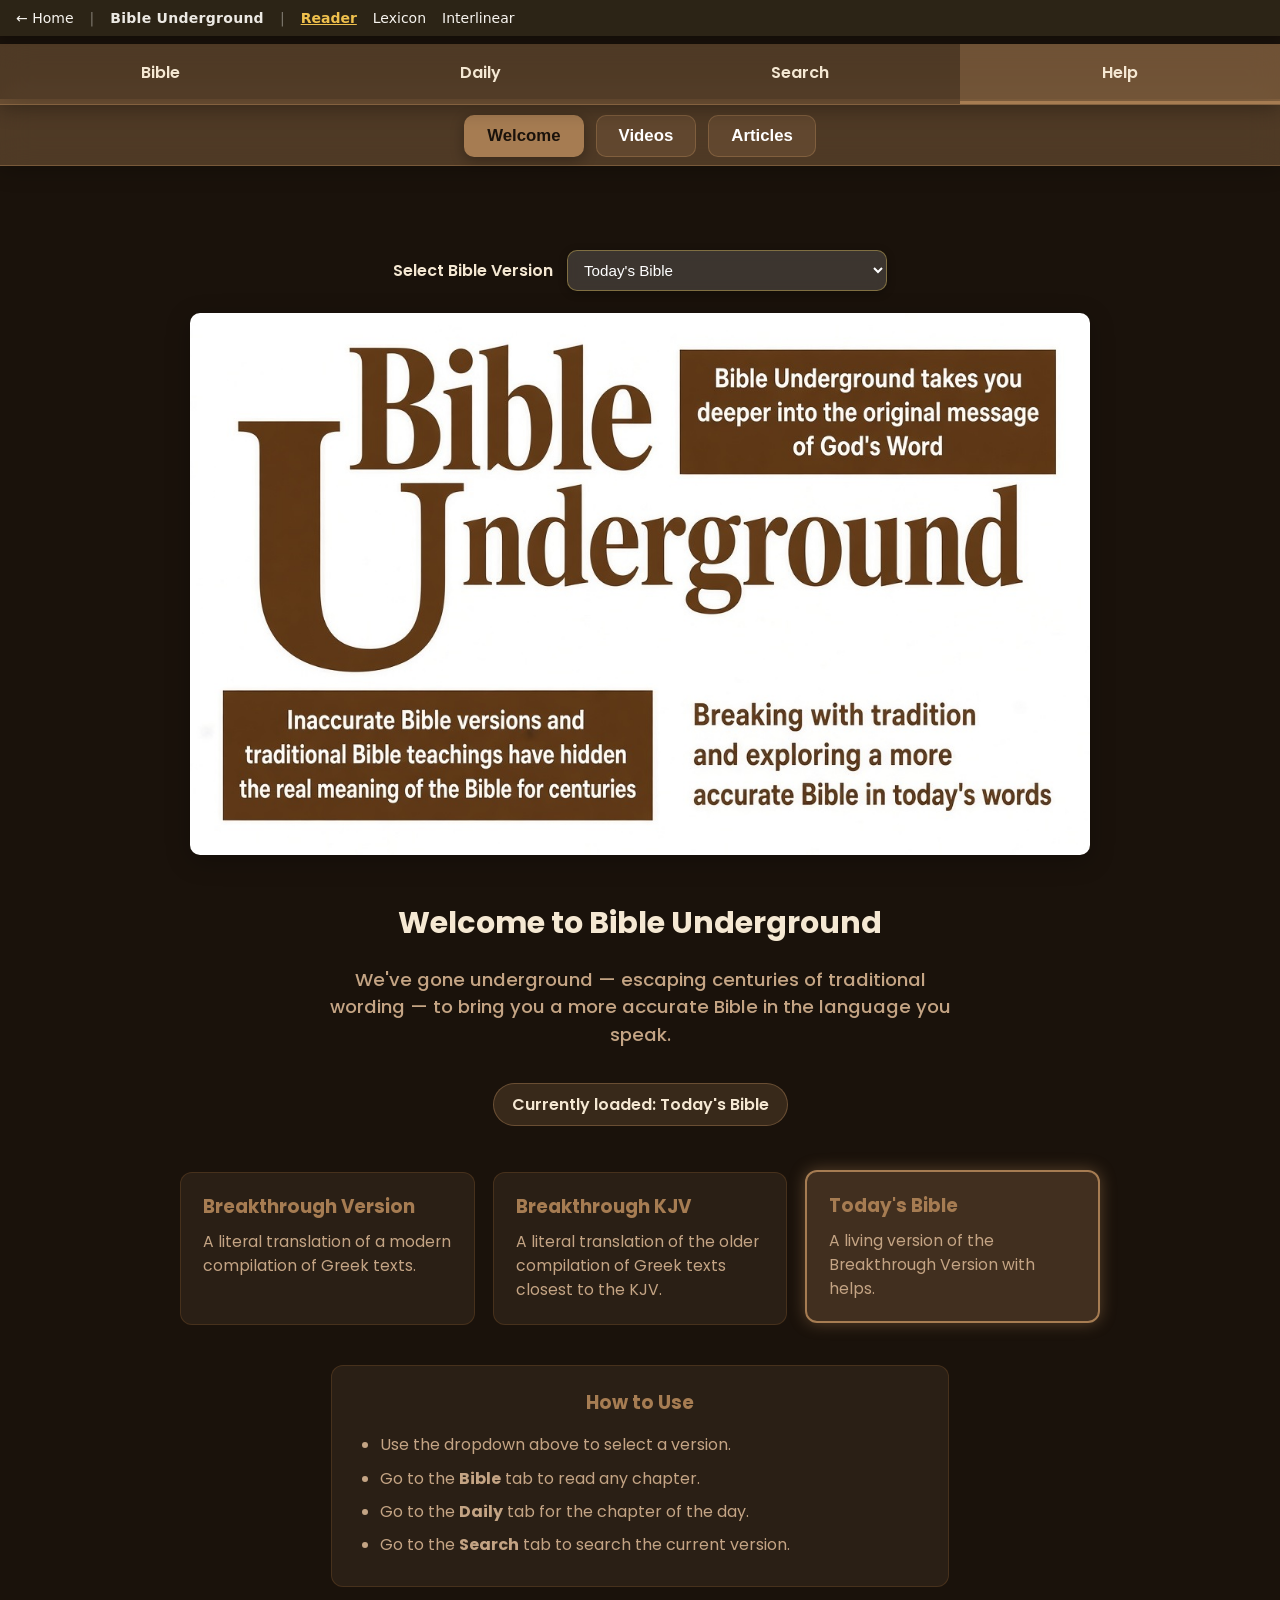
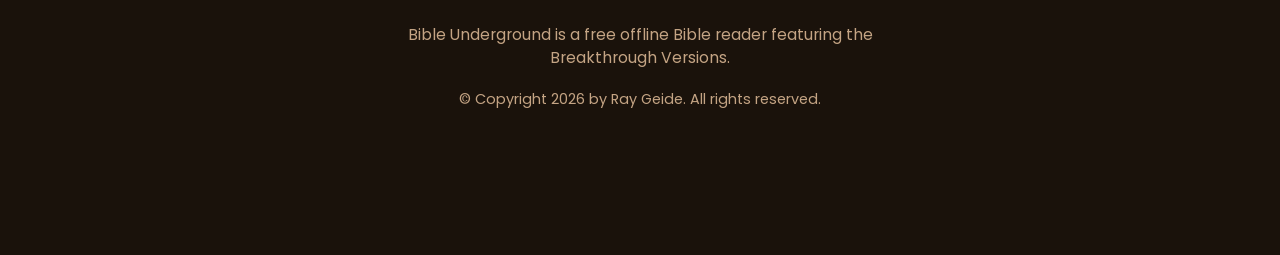
<file: underground.html>
<!DOCTYPE html>
<html lang="en">
<head>
    <meta charset="UTF-8">
    <meta name="viewport" content="width=device-width, initial-scale=1.0,maximum-scale=1.0, user-scalable=no">
    <meta name="description" content="We've gone underground to uncover the original meaning of Scripture. Explore the Breakthrough Version, the Breakthrough KJV, and the Today's Bible: three Bible translations that bring the New Testament's Greek text into clear, modern English.">
    <link href="https://fonts.googleapis.com/css2?family=Poppins:wght@400;600&display=swap" rel="stylesheet">
    <meta name="theme-color" content="#a67c52">

    <style>
    /* Dodger Blue - Breakthrough Version */
    body.theme-dodger {
        --bg: #0a0f1a;
        --surface: #13213d;
        --surface-alt: #1e2f5c;
        --text: #e8f0ff;
        --text-muted: #a3b8e0;
        --text-hover: #1a1a1d;
        --border: rgba(30, 144, 255, 0.25);

        --theme-accent: #1E90FF;
        --theme-accent-dark: #0075EB;
        --theme-accent-light: #4da6ff;           /* Bright Dodger Blue */
        --theme-glass: rgba(30, 144, 255, 0.35);
        --theme-border: rgba(30, 144, 255, 0.45);
        --theme-button: rgba(30, 144, 255, 0.22);
        --theme-button-border: rgba(30, 144, 255, 0.45);
        --theme-highlight-bg: rgba(30, 144, 255, 0.25);
        --theme-highlight-border: #1E90FF;
        --theme-highlight-glow: rgba(30, 144, 255, 0.45);
        --theme-verseno: #1E90FF;
    }

    /* Dark Blue - Breakthrough KJV */
    body.theme-darkblue {
        --bg: #0a0f1a;
        --surface: #13213d;
        --surface-alt: #1e2f5c;
        --text: #e8f0ff;
        --text-muted: #a3b8e0;
        --text-hover: #a3b8e0;
        --border: rgba(0, 0, 255, 0.25);

        --theme-accent: #0000CD;
        --theme-accent-dark: #0000A3;
        --theme-accent-light: #0000EF;           /* Bright Blue */
        --theme-glass: rgba(0, 0, 205, 0.52);
        --theme-border: rgba(0, 0, 255, 0.48);
        --theme-button: rgba(255, 255, 255, 0.18);
        --theme-button-border: rgba(0, 0, 255, 0.38);
        --theme-highlight-bg: rgba(0, 0, 205, 0.28);
        --theme-highlight-border: #0000FF;
        --theme-highlight-glow: rgba(0, 0, 205, 0.45);
        --theme-verseno: #3b4fff;
    }

    /* Gold - Today's Bible */
    body.theme-gold {
        --bg: #0f0f12;
        --surface: #1a1a1d;
        --surface-alt: #242429;
        --text: #e8e6e3;
        --text-muted: #b3b0ad;
        --text-hover: #1a1a1d;
        --border: rgba(255,255,255,0.08);

        --theme-accent: #d4a017;
        --theme-accent-dark: #b58900;
        --theme-accent-light: #f0c14d;           /* Light Gold */
        --theme-glass: rgba(212, 160, 23, 0.62);
        --theme-border: rgba(255, 200, 80, 0.4);
        --theme-button: rgba(255, 255, 255, 0.18);
        --theme-button-border: rgba(255, 220, 100, 0.3);
        --theme-highlight-bg: rgba(212, 160, 23, 0.35);
        --theme-highlight-border: #d4a017;
        --theme-highlight-glow: rgba(212, 160, 23, 0.4);
        --theme-verseno: #d4a017;
    }

    /* Brown - Bible Underground */
    body.theme-brown {
        --bg: #1a120b;
        --surface: #2a1f15;
        --surface-alt: #3d2e1f;
        --text: #f5e8d3;
        --text-muted: #c4a484;
        --text-hover: #1a120b;
        --border: rgba(139, 90, 43, 0.30);

        --theme-accent: #a67c52;           /* Main brown from the screenshot bar */
        --theme-accent-dark: #8b5a2b;
        --theme-accent-light: #c4a484;     /* Lighter tan/brown */
        --theme-glass: rgba(166, 124, 82, 0.38);
        --theme-border: rgba(166, 124, 82, 0.48);
        --theme-button: rgba(166, 124, 82, 0.22);
        --theme-button-border: rgba(166, 124, 82, 0.45);
        --theme-highlight-bg: rgba(166, 124, 82, 0.28);
        --theme-highlight-border: #a67c52;
        --theme-highlight-glow: rgba(166, 124, 82, 0.45);
        --theme-verseno: #c4a484;
    }

    :root {
        --bu-home-bar-height: 44px;   /* height of the dark Home bar */
    }

    body {
        font-family: 'Poppins', sans-serif;
        margin: 0;
        padding: 0;
        background: var(--bg);
        color: var(--text);
        min-height: 100vh;
    }

    /* Tab Bar */
    .tab-bar {
        position: fixed;
        top: var(--bu-home-bar-height); left: 0; right: 0;
        z-index: 2000;
        display: flex;
        background: var(--theme-glass);
        backdrop-filter: blur(16px);
        border-bottom: 1px solid var(--theme-border);
        box-shadow: 0 4px 20px rgba(0,0,0,0.3);
        padding-top: env(safe-area-inset-top); /* For modern phones */
    }

    .tab {
        flex: 1;
        padding: 16px 0;
        text-align: center;
        font-weight: 600;
        cursor: pointer;
        transition: all 0.3s;
        border-bottom: 3px solid transparent;
    }

    .tab.active {
        border-bottom: 3px solid var(--theme-accent);
        background: var(--theme-glass);
    }

    .tab-content {
        display: none;
        padding-top: 0px;
        padding-bottom: 80px;
    }

    .tab-content.active { display: block; }

    /* Reader needs extra top space for header */
    #reader.tab-content { padding-top: calc(135px + var(--bu-home-bar-height)); }

    /* Other tabs only need space for tab bar */
    #daily.tab-content,
    #search.tab-content { padding-top: calc(75px + var(--bu-home-bar-height)); }

    #help.tab-content { padding-top: calc(110px + var(--bu-home-bar-height)); }

    /* Reader Header */
    .main-header {
        position: fixed;
        top: calc(var(--bu-home-bar-height) + 55px); left: 0; right: 0;
        z-index: 1300;
        display: flex;
        justify-content: space-between;
        align-items: center;
        padding: 12px 20px;
        background: var(--theme-glass);
        backdrop-filter: blur(16px);
        border-bottom: 1px solid var(--theme-border);
        box-shadow: 0 4px 20px rgba(0,0,0,0.15);
    }

    /* Daily */
    .daily-header {
        display: flex;
        align-items: center;
        justify-content: center;
        gap: 12px;
        margin: 20px 0;
        flex-wrap: wrap;
    }

    .daily-header button, .daily-header input {
        padding: 10px 14px;
        font-size: 1.05em;
        background: var(--theme-button);
        border: 1px solid var(--theme-button-border);
        border-radius: 10px;
        color: white;
    }

    /* Search */
    .search-top-bar {
        position: fixed;
        top: calc(var(--bu-home-bar-height) + 55px);
        left: 0;
        right: 0;
        z-index: 1200;
        padding: 14px 20px;
        background: rgba(35, 35, 42, 0.3);     /* same as your Daily 0.3 */
        backdrop-filter: blur(20px);
        -webkit-backdrop-filter: blur(20px);
        border-bottom: 1px solid var(--theme-border);
        box-shadow: 0 4px 20px rgba(0, 0, 0, 0.25);
        display: flex;
        flex-direction: column;
        align-items: center;
        gap: 12px;
    }

    .search-title {
        font-size: 1.6em;
        font-weight: 600;
        color: white;
        margin: 0;
        text-align: center;
    }

    .search-input-area {
        width: 100%;
        max-width: 700px;
    }

    .search-label {
        display: block;
        margin-bottom: 8px;
        font-weight: 600;
        color: var(--text);
    }

    #searchInput {
        width: 100%;
        padding: 14px 18px;
        font-size: 1.1em;
        background: var(--surface-alt);
        border: 1px solid var(--theme-border);
        border-radius: 12px;
        color: white;
        box-sizing: border-box;
    }

    #search .search-container {
        padding-top: calc(210px + var(--bu-home-bar-height)); 
        max-width: 700px;
        margin: 0 auto;
        padding-left: 20px;
        padding-right: 20px;
    }

    .search-result {
        background: var(--surface);
        padding: 10px 24px;
        margin: 18px auto;
        max-width: 900px;
        border-radius: 12px;
    }

    .verse-ref {
        color: var(--theme-accent);
        font-weight: 600;
        margin-bottom: 12px;
        display: block;
        font-size: 1.1em;
    }

    h1 {
        font-size: 2.5em;
        color: var(--white);
        text-align: center;
        margin-bottom: 20px;
        text-shadow: 0 2px 4px rgba(0,0,0,0.5);
    }

    h2 {
        color: var(--white);
        font-size: 1.8em;
        margin-top: 2.5em;
        padding-bottom: 8px;
        border-bottom: 3px solid var(--accent);
    }

    /* Help tab top buttons */
    .help-top-bar {
        position: fixed;
        top: calc(var(--bu-home-bar-height) + 55px);
        left: 0;
        right: 0;
        z-index: 1200;
        display: flex;
        justify-content: center;
        gap: 12px;
        padding: 16px 20px 8px;
        background: var(--theme-glass);
        backdrop-filter: blur(16px);
        border-bottom: 1px solid var(--theme-border);
        box-shadow: 0 4px 20px rgba(0,0,0,0.25);
    }

    .help-btn {
        padding: 10px 22px;
        font-size: 1.05em;
        font-weight: 600;
        color: white;
        background: var(--theme-button);
        border: 1px solid var(--theme-button-border);
        border-radius: 10px;
        cursor: pointer;
        transition: all 0.25s ease;
    }

    .help-btn:hover {
        background: var(--theme-accent);
        color: var(--text-hover);
    }

    .help-btn.active {
        background: var(--theme-accent);
        color: var(--text-hover);
        box-shadow: 0 4px 14px rgba(0,0,0,0.3);
    }

    /* Help content area */
    .help-content {
        padding-top: 40px;   /* space for tab bar + help buttons */
        padding-bottom: 0px;
    }

    .help-section {
        display: none;
    }

    .help-section.active {
        display: block;
    }

    /* ==================== FIXED HEADER ==================== */

    .header-center {
        display: flex;
        flex-direction: column;
        align-items: center;
        flex: 1;
        min-width: 0;
        padding: 0 4px;
    }

    .main-header h1 {
        margin: 0 0 10px 0;
        font-size: 1.6em;
        color: var(--white);
    }

    .dropdowns {
        display: flex;
        gap: 12px;
    }

    /* Content */
    #chapterContent, #dailyContent {
        max-width: 900px;
        margin: 20px auto;
        padding: 35px 50px;
        background: var(--surface);
        border-radius: 18px;
        border: 1px solid var(--border);
        line-height: 1.95;
        font-size: 1.18em;
    }

    .verseno { font-weight: 700; color: var(--theme-verseno); margin-right: 10px; }
    .verse-highlight {
        background: var(--theme-highlight-bg);
        border-left: 4px solid var(--theme-highlight-border);
        border-radius: 6px;
        padding: 4px 8px;
        box-shadow: 0 0 12px var(--theme-highlight-glow);
    }


    /* ==================== NAV BUTTONS & DROPDOWNS (Gold Glass Theme) ==================== */
    #prevChapter, #nextChapter,
    .tts-button, #settingsTTS {
        padding: 10px 14px;
        font-size: 1.1em;
        font-weight: 600;
        color: #fff;
        background: var(--theme-button);
        border: 1px solid var(--theme-button-border);
        border-radius: 10px;
        box-shadow: 0 2px 8px rgba(0,0,0,0.3);
        backdrop-filter: blur(4px);
        cursor: pointer;
        transition: all 0.3s ease;
    }

    #prevChapter:hover:not(:disabled), #nextChapter:hover:not(:disabled),
    .tts-button:hover:not(:disabled), #settingsTTS:hover, .daily-play-btn:hover {
        background: var(--theme-accent);
        color: var(--text-hover);
        box-shadow: 0 6px 20px rgba(212,160,23,0.5);
    }

    #prevChapter:active:not(:disabled), #nextChapter:active:not(:disabled),
    .tts-button:active:not(:disabled), #settingsTTS:active {
        background: var(--theme-accent-dark) !important;
        transform: translateY(0);
    }

    #prevChapter:disabled, #nextChapter:disabled,
    .tts-button:disabled {
        background: rgba(212,160,23,0.18);
        color: rgba(255,255,255,0.4);
        border-color: rgba(212,160,23,0.25);
        opacity: 0.6;
        cursor: not-allowed;
    }

    /* Dropdowns in header (book/chapter selects) */
    .dropdowns select,
    select:not(#voiceSelect):not(#speedSelect) {
        padding: 10px 12px;
        font-size: 0.95em;
        background: rgba(255,255,255,0.15);
        color: #fff;
        border: 1px solid rgba(255,220,100,0.35);
        border-radius: 10px;
        backdrop-filter: blur(6px);
        box-shadow: 0 2px 8px rgba(0,0,0,0.3);
        cursor: pointer;
        transition: all 0.3s ease;
    }

    .dropdowns select:hover, .dropdowns select:focus,
    select:hover:not(#voiceSelect):not(#speedSelect),
    select:focus:not(#voiceSelect):not(#speedSelect) {
        background: var(--theme-accent);
        color: var(--text-hover);
        box-shadow: 0 6px 20px rgba(212,160,23,0.5);
    }

    #dailyDate:hover {
        background: var(--theme-accent) !important;
        box-shadow: 0 6px 20px rgba(212,160,23,0.5);
    }

    #dailyDate:focus {
        outline: none;
        box-shadow: 0 0 0 3px rgba(255,255,255,0.2);
    }

    /* ==================== TTS BOTTOM BAR ==================== */
    .tts-controls {
        position: fixed;
        bottom: 0; left: 0; right: 0;
        z-index: 1000;
        display: flex;
        justify-content: center;
        align-items: center;
        padding: 12px;
        gap: 10px;
        background: var(--theme-glass);
        backdrop-filter: blur(16px);
        -webkit-backdrop-filter: blur(16px);
        border-top: 1px solid var(--theme-border);
        box-shadow: 0 -4px 20px rgba(0,0,0,0.6);
    }

    .tts-button svg {
        vertical-align: middle;
        stroke: var(--text);
    }

    /* ==================== TTS SETTINGS PANEL ==================== */
    .tts-settings-panel {
        position: fixed;
        bottom: 74px;
        right: -400px;
        width: 300px;
        padding: 20px;
        background: rgba(26,26,29,0.98);
        backdrop-filter: blur(12px);
        border-radius: 16px 0 0 16px;
        border: 1px solid var(--border);
        box-shadow: -4px 0 30px rgba(0,0,0,0.7);
        transition: right 0.35s cubic-bezier(0.3,0.9,0.3,1);
        z-index: 1100;
    }

    .tts-settings-panel.open { right: 0; }

    .tts-settings {
        display: flex;
        flex-direction: column;
        gap: 16px;
    }

    .tts-settings label {
        font-weight: 600;
        color: var(--text);
        font-size: 0.95em;
    }

    .tts-settings select,
    #voiceSelect,
    #speedSelect {
        padding: 10px 12px;
        font-size: 0.95em;
        background: rgba(255,255,255,0.15);        /* Same as main dropdowns */
        color: #fff;
        border: 1px solid rgba(255,220,100,0.35); /* Gold tint or adjust per theme */
        border-radius: 10px;
        backdrop-filter: blur(6px);
        box-shadow: 0 2px 8px rgba(0,0,0,0.3);
        cursor: pointer;
        transition: all 0.3s ease;
        width: 100%;
    }

    .tts-settings select:hover,
    #voiceSelect:hover,
    #speedSelect:hover,
    .tts-settings select:focus,
    #voiceSelect:focus,
    #speedSelect:focus {
        background: var(--theme-accent);
        color: var(--text-hover);
        border-color: var(--theme-accent-light, var(--theme-accent));
        box-shadow: 0 6px 20px rgba(255,255,255,0.2);
    }

    /* ==================== MISC ==================== */
    footer {
        text-align: center;
        margin-top: 40px;
        font-size: 0.9em;
        color: var(--text-muted);
    }

    .update-notification {
        position: fixed;
        top: 15px;
        left: 50%;
        transform: translateX(-50%);
        background: var(--accent);
        color: #fff;
        padding: 12px 28px;
        border-radius: 10px;
        box-shadow: 0 4px 20px rgba(0,0,0,0.6);
        z-index: 1300;
        font-weight: 600;
        display: none;
    }

    .update-notification.show { display: block; }

/* ====================== DAILY READING MODE ====================== */
    /* Daily Top Bar */
    #daily-tab .daily-top-bar,
    .daily-tab-content .daily-top-bar {
        position: fixed;
        top: calc(var(--bu-home-bar-height) + 55px);
        left: 0;
        right: 0;
        z-index: 1200;
        display: flex;
        flex-direction: column;
        align-items: center;
        gap: 15px;
        padding: 12px 20px;
        background: rgba(35, 35, 42, 0.3); 
        backdrop-filter: blur(16px);
        border-bottom: 1px solid var(--theme-border);
        box-shadow: 0 4px 20px rgba(0, 0, 0, 0.25);
    }

    .daily-title {
        margin: 0;
        font-size: 1.6em;
        color: var(--white);
        font-weight: 600;
        text-align: center;
    }

    .daily-date-controls {
        display: flex;
        align-items: center;
        gap: 10px;
    }

    .daily-top-bar button,
    .daily-top-bar input[type="date"] {
        height: 46px;
        background: rgba(30, 30, 40, 0.95) !important;
        color: #ffffff;
        border: 1px solid var(--theme-border);
        border-radius: 10px;
        padding: 10px 14px;
        font-size: 1.05em;
        backdrop-filter: blur(10px);
        box-sizing: border-box;
        display: flex;
        align-items: center;
        justify-content: center;
        white-space: nowrap;
        min-width: 110px;
    }

    .daily-top-bar button:hover {
        background: var(--theme-accent) !important;
        border-color: var(--theme-accent);
        box-shadow: 0 6px 20px rgba(212,160,23,0.5);
    }

    /* Daily Reading Area */
    .daily-reading {
        max-width: 780px;
        margin: 30px auto;
        padding: 50px 60px;
        background: transparent !important;
        border: none !important;
        line-height: 1.95;
        font-size: 1.18em !important;
        color: var(--text-muted);
        text-align: center;
        text-indent: 0;
    }

    .daily-reading h2 {
        font-size: 2.2em;
        text-align: center;
        margin-bottom: 40px;
        color: var(--theme-accent);
    }
    .daily-reading p {
        text-align: center;
        margin-bottom: 2.2em;
    }

    .daily-reading .verse-highlight {
        background-color: var(--theme-highlight-bg) !important;
        border-left: 4px solid var(--theme-highlight-border) !important;
        padding: 4px 10px !important;
        margin: 14px 0 !important;
        border-radius: 6px;
        line-height: 1.55 !important;
        box-shadow: 0 0 12px var(--theme-highlight-glow);
        transition: all 0.3s ease;
        color: #e8e6e3;
        box-decoration-break: clone;
    }

    /* Larger font ONLY on bigger screens */
    @media (min-width: 768px) {
        .daily-reading .verse-highlight {
            font-size: 1.42em !important;
        }
    }

    /* On phones - keep normal size, just highlight */
    @media (max-width: 767px) {
        .daily-reading .verse-highlight {
            font-size: 1.05em !important;   /* or remove this line completely */
            padding: 3px 8px !important;
        }
    }

    /* Bottom Play Bar */
    .daily-bottom-bar {
        position: fixed;
        bottom: 0;
        left: 0;
        right: 0;
        z-index: 1100;
        padding: 16px;
        background: transparent;
        border: none;
        text-align: center;
    }

    .daily-play-btn {
        padding: 14px 36px;
        font-size: 1.15em;
        font-weight: 600;
        background: var(--theme-accent);
        color: white;
        border: none;
        border-radius: 50px;
        cursor: pointer;
    }

    /* Verse numbers */
    .daily-reading .verseno {
        font-weight: 700;
        color: var(--theme-verseno);
        font-size: 1.05em !important;
        vertical-align: baseline !important;
        display: inline-block;
        width: 2.8em;
        text-align: right;
    }

    /* ===== Welcome Page ===== */
    .welcome-container {
        max-width: 920px;
        margin: 0 auto;
        padding: 20px 20px 50px;
        text-align: center;
    }

    .welcome-image {
        width: 100%;
        max-width: 900px;
        height: auto;
        border-radius: 10px;
        box-shadow: 0 6px 24px rgba(0,0,0,0.25);
        margin-bottom: 28px;
    }

    .welcome-title {
        font-size: 1.9em;
        margin: 10px 0 12px;
        color: var(--text);
    }

    .welcome-tagline {
        font-size: 1.15em;
        color: var(--theme-accent-light);
        font-weight: 500;
        max-width: 640px;
        margin: 0 auto 18px;
        line-height: 1.5;
    }

    .current-version {
        display: inline-block;
        background: var(--theme-button);
        border: 1px solid var(--theme-button-border);
        padding: 8px 18px;
        border-radius: 30px;
        font-weight: 600;
        margin-bottom: 36px;
        color: var(--text);
    }

    /* Version cards */
    .version-cards {
        display: grid;
        grid-template-columns: repeat(auto-fit, minmax(240px, 1fr));
        gap: 18px;
        margin: 10px 0 40px;
        text-align: left;
    }

    .version-card {
        background: var(--surface);
        border: 1px solid var(--border);
        border-radius: 12px;
        padding: 20px 22px;
        transition: all 0.25s ease;
    }

    .version-card.active {
        background: var(--theme-highlight-bg);
        border: 2px solid var(--theme-highlight-border);
        box-shadow: 0 0 16px var(--theme-highlight-glow);
        transform: translateY(-2px);
    }

    .version-card h3 {
        margin: 0 0 10px;
        font-size: 1.15em;
        color: var(--theme-accent);
    }

    .version-card p {
        margin: 0;
        font-size: 0.98em;
        line-height: 1.55;
        color: var(--text-muted);
    }

    /* How to Use */
    .how-to-use {
        background: var(--surface);
        border: 1px solid var(--border);
        border-radius: 12px;
        padding: 22px 28px;
        max-width: 560px;
        margin: 0 auto 36px;
        text-align: left;
    }

    .how-to-use h3 {
        margin: 0 0 14px;
        color: var(--theme-accent);
        text-align: center;
    }

    .how-to-use ul {
        margin: 0;
        padding-left: 20px;
        line-height: 1.7;
        color: var(--text-muted);
    }

    .how-to-use li {
        margin-bottom: 6px;
    }

    .welcome-footer-note {
        color: var(--text-muted);
        font-size: 0.98em;
        max-width: 520px;
        margin: 0 auto 20px;
    }

    .copyright {
        font-size: 0.9em;
        color: var(--text-muted);
        margin-top: 10px;
    }

    /* Version selector remains the same as before */
    .version-selector {
        display: flex;
        align-items: center;
        justify-content: center;
        gap: 14px;
        margin: 0 auto 22px;
        max-width: 520px;
        flex-wrap: wrap;
    }

    .version-selector label {
        font-weight: 600;
        white-space: nowrap;
        margin: 0;
    }

    .version-selector select {
        flex: 1;
        min-width: 200px;
        max-width: 320px;
        padding: 12px 14px;
        font-size: 1.05em;
        background: var(--surface-alt);
        color: white;
        border: 1px solid var(--theme-border);
        border-radius: 10px;
        cursor: pointer;
    }

    @media (max-width: 500px) {
        .version-selector {
            flex-direction: column;
            gap: 8px;
        }
        .version-selector select {
            width: 100%;
            max-width: 100%;
        }
        .welcome-title {
            font-size: 1.6em;
        }
    }

    .version-toast {
        position: fixed;
        bottom: 90px;
        left: 50%;
        transform: translateX(-50%) translateY(30px);
        background: var(--theme-accent);
        color: white;
        padding: 12px 28px;
        border-radius: 10px;
        font-weight: 600;
        font-size: 1.05em;
        box-shadow: 0 6px 20px rgba(0,0,0,0.35);
        z-index: 3000;
        opacity: 0;
        pointer-events: none;
        transition: all 0.35s ease;
        white-space: nowrap;
    }

    .version-toast.show {
        opacity: 1;
        transform: translateX(-50%) translateY(0);
    }

    .version-toast.loading {
        background: var(--surface-alt);
        border: 1px solid var(--theme-border);
    }

/* ===== User Highlights ===== */
.user-highlight-yellow  { background: rgba(255, 235, 59, 0.5); border-radius: 4px; }
.user-highlight-green   { background: rgba(76, 175, 80, 0.5);  border-radius: 4px; }
.user-highlight-blue    { background: rgba(33, 150, 243, 0.5); border-radius: 4px; }
.user-highlight-pink    { background: rgba(233, 30, 99, 0.5);  border-radius: 4px; }
.user-highlight-purple  { background: rgba(156, 39, 176, 0.5); border-radius: 4px; }

/* Color palette */
.color-palette {
    display: none;
    position: fixed;
    bottom: 80px;
    left: 50%;
    transform: translateX(-50%);
    background: var(--surface);
    border: 1px solid var(--theme-border);
    border-radius: 40px;
    padding: 8px 14px;
    gap: 10px;
    z-index: 1500;
    box-shadow: 0 6px 20px rgba(0,0,0,0.4);
    align-items: center;
}

.color-palette.show {
    display: flex;
}

.color-swatch {
    width: 28px;
    height: 28px;
    border-radius: 50%;
    cursor: pointer;
    border: 2px solid transparent;
    transition: transform 0.15s;
}

.color-swatch:hover {
    transform: scale(1.15);
}

.color-swatch.active {
    border-color: white;
}

.swatch-yellow  { background: #ffeb3b; }
.swatch-green   { background: #4caf50; }
.swatch-blue    { background: #2196f3; }
.swatch-pink    { background: #e91e63; }
.swatch-purple  { background: #9c27b0; }
.swatch-clear   { background: #666; position: relative; }
.swatch-clear::after {
    content: "×";
    color: white;
    font-size: 18px;
    font-weight: bold;
    position: absolute;
    top: 50%;
    left: 50%;
    transform: translate(-50%, -50%);
}

/* Note button in bottom bar */
#noteBtn {
    display: none;
    padding: 10px 18px;
    font-size: 1em;
    font-weight: 600;
    background: var(--theme-button);
    border: 1px solid var(--theme-button-border);
    border-radius: 10px;
    color: white;
    cursor: pointer;
    margin-left: 8px;
}

#noteBtn.show {
    display: inline-block;
}

#noteBtn.has-note {
    background: var(--theme-accent);
    color: var(--text-hover);
}

/* Note modal */
.note-modal {
    display: none;
    position: fixed;
    bottom: 0;
    left: 0;
    right: 0;
    background: var(--surface);
    border-top: 1px solid var(--theme-border);
    border-radius: 18px 18px 0 0;
    padding: 20px;
    z-index: 2000;
    box-shadow: 0 -8px 30px rgba(0,0,0,0.5);
    max-height: 60vh;
}

.note-modal.show {
    display: block;
}

.note-modal h3 {
    margin: 0 0 12px;
    color: var(--theme-accent);
}

.note-modal textarea {
    width: 100%;
    height: 140px;
    padding: 12px;
    font-size: 1.05em;
    background: var(--surface-alt);
    color: var(--text);
    border: 1px solid var(--theme-border);
    border-radius: 10px;
    resize: vertical;
    box-sizing: border-box;
}

.note-modal-buttons {
    display: flex;
    justify-content: flex-end;
    gap: 12px;
    margin-top: 14px;
}

.note-modal-buttons button {
    padding: 10px 20px;
    border-radius: 8px;
    font-weight: 600;
    cursor: pointer;
    border: none;
}

#saveNoteBtn {
    background: var(--theme-accent);
    color: white;
}

#cancelNoteBtn {
    background: var(--theme-button);
    color: white;
    border: 1px solid var(--theme-button-border);
}

/* Note indicator – under the verse number only */
#chapterContent .verseno.has-note {
    border-bottom: 2px solid var(--theme-accent);
    padding-bottom: 1px;
}

#bu-home-bar {
    position: sticky;
    top: 0;
    z-index: 9999;
    background: #2c2416;
    color: #f7f4ef;
    padding: 10px 16px;
    display: flex;
    flex-wrap: wrap;
    align-items: center;
    gap: 8px 16px;
    font-family: system-ui, -apple-system, sans-serif;
    font-size: 14px;
    box-shadow: 0 2px 8px rgba(0,0,0,0.25);
}
#bu-home-bar a {
    color: #f7f4ef;
    text-decoration: none;
}
#bu-home-bar a:hover {
    text-decoration: underline;
}
#bu-home-bar .bu-sep {
    opacity: 0.4;
}
#bu-home-bar .bu-title {
    font-weight: 700;
    letter-spacing: 0.02em;
    opacity: 0.95;
}
#bu-home-bar a.bu-current {
    font-weight: 700;
    color: #f0c14d;          /* gold highlight */
    text-decoration: underline;
}

/* ==================== MOBILE ==================== */
    @media (max-width: 640px) {
        /* body { padding: 70px 10px 60px; } */

        .main-header {
            padding: 8px !important;
            gap: 6px !important;
        }

        #chapterContent {
            padding: 25px 20px;
            font-size: 1.1em;
        }

        .main-header h1 { font-size: 1.3em; }

        #prevChapter, #nextChapter {
            padding: 9px 11px !important;
            min-width: 42px !important;
            margin: 0 4px !important;
        }

        .dropdowns { gap: 8px !important; }

        #chapterSelect {
            max-width: 78px !important;
            min-width: 68px !important;
            flex: 0 0 auto !important;
        }

        #bookSelect {
            flex: 1 !important;
            min-width: 0;
        }

        .tts-settings-panel { width: 280px; }
    }
    </style>
</head>
<body>
<!-- Bible Underground navigation bar -->
<div id="bu-home-bar">
    <a href="index.html">← Home</a>
    <span class="bu-sep">|</span>
    <span class="bu-title">Bible Underground</span>
    <span class="bu-sep">|</span>
    <a href="underground.html" class="bu-current">Reader</a>
    <a href="lexicon.html">Lexicon</a>
    <a href="interlinear.html">Interlinear</a>
</div>

    <!-- Tab Bar -->
    <div class="tab-bar">
        <div class="tab" data-tab="reader">Bible</div>
        <div class="tab" data-tab="daily">Daily</div>
        <div class="tab" data-tab="search">Search</div>
        <div class="tab" data-tab="help">Help</div>
    </div>

    <!-- READER TAB -->
    <div id="reader" class="tab-content">
    <header id="mainHeader" class="main-header">
        <button id="prevChapter" aria-label="Previous Chapter">&lt</button>
        <div class="header-center">
            <h1>Loading...</h1>
            <div class="dropdowns">
                <select id="bookSelect" aria-label="Select a book">
                    <option value="">Select a Book</option>
                </select>
                <select id="chapterSelect" aria-label="Select a chapter"></select>
            </div>
        </div>
        <button id="nextChapter" aria-label="Next Chapter">&gt</button>
    </header>
    <div id="chapterContent"></div>
    <div id="ttsControls" class="tts-controls">
        <div class="tts-buttons">
            <button id="playTTS" class="tts-button">Play</button>
            <button id="pauseTTS" class="tts-button" disabled>Pause</button>
            <button id="resumeTTS" class="tts-button" disabled>Resume</button>
            <button id="stopTTS" class="tts-button" disabled>Stop</button>
            <button id="settingsTTS" class="tts-button" aria-label="Toggle TTS settings">
                <svg width="16" height="16" viewBox="0 0 24 24" fill="none" stroke="currentColor" stroke-width="2">
                    <path d="M12 15a3 3 0 1 0 0-6 3 3 0 0 0 0 6z"/>
                    <path d="M19.4 15a1.65 1.65 0 0 0 .33 1.82l.06.06a2 2 0 0 1 0 2.83 2 2 0 0 1-2.83 0l-.06-.06a1.65 1.65 0 0 0-1.82-.33 1.65 1.65 0 0 0-1 1.51V21a2 2 0 0 1-2 2 2 2 0 0 1-2-2v-.09A1.65 1.65 0 0 0 9 19.4a1.65 1.65 0 0 0-1.82.33l-.06.06a2 2 0 0 1-2.83 0 2 2 0 0 1 0-2.83l.06-.06a1.65 1.65 0 0 0 .33-1.82 1.65 1.65 0 0 0-1.51-1H3a2 2 0 0 1-2-2 2 2 0 0 1 2-2h.09A1.65 1.65 0 0 0 4.6 9a1.65 1.65 0 0 0-.33-1.82l-.06-.06a2 2 0 0 1 0-2.83 2 2 0 0 1 2.83 0l.06.06a1.65 1.65 0 0 0 1.82.33H9a1.65 1.65 0 0 0 1-1.51V3a2 2 0 0 1 2-2 2 2 0 0 1 2 2v.09a1.65 1.65 0 0 0 1 1.51 1.65 1.65 0 0 0 1.82-.33l.06-.06a2 2 0 0 1 2.83 0 2 2 0 0 1 0 2.83l-.06.06a1.65 1.65 0 0 0-.33 1.82V9a1.65 1.65 0 0 0 1.51 1H21a2 2 0 0 1 2 2 2 2 0 0 1-2 2h-.09a1.65 1.65 0 0 0-1.51 1z"/>
                  </svg>
            </button>
            <!-- New Note button -->
            <button id="noteBtn">Note</button>

</div>
        <div id="ttsSettingsPanel" class="tts-settings-panel">
            <div class="tts-settings">
                <label for="voiceSelect">Voice:</label>
                <select id="voiceSelect"></select>
                <label for="speedSelect">Speed:</label>
                <select id="speedSelect">
                    <option value="0.5">0.5x</option>
                    <option value="0.75">0.75x</option>
                    <option value="1.0" selected>1.0x</option>
                    <option value="1.25">1.25x</option>
                    <option value="1.5">1.5x</option>
                    <option value="2.0">2.0x</option>
                </select>
            </div>
        </div>
    </div>
    <footer>
        &copy;  Copyright 2026 by Ray Geide. All rights reserved.
    </footer>

    </div>

    <!-- DAILY TAB -->
    <div id="daily" class="tab-content daily-tab-content">
        <div class="daily-top-bar">
            <div class="daily-title">Chapter of the Day</div>
            <div class="daily-date-controls">
                <button id="dailyPrev">← Previous</button>
                <input type="date" id="dailyDate">
                <button id="dailyNext">Next →</button>
            </div>
        </div>

        <div id="dailyContent" class="daily-reading"></div>

        <footer>
            &copy;  Copyright 2026 by Ray Geide. All rights reserved.
        </footer>

        <!-- Bottom Play Bar -->
        <div class="daily-bottom-bar">
            <button id="dailyPlayButton" class="daily-play-btn">
                ▶ Play Chapter
            </button>
        </div>
    </div>

    <!-- SEARCH TAB -->
    <div id="search" class="tab-content">
        <div class="search-top-bar">
            <div class="search-title">Search the Breakthrough Version</div>
            <div class="search-input-area">
                <label class="search-label">Enter Search Term</label>
                <input type="text" id="searchInput" placeholder="Type a word or phrase and press Enter...">
                
                <div style="margin:12px 0; display:flex; gap:20px; flex-wrap:wrap;">
                    <label>
                        <input type="checkbox" id="phraseSearch"> Phrase
                    </label>
                    <label>
                        <input type="checkbox" id="exactMatch"> Exact Match
                    </label>
                </div>
            </div>
        </div>

        <div class="search-container">
            <div id="searchResults"></div>
        </div>
    </div>

    <!-- HELP TAB -->
    <div id="help" class="tab-content active">
        <!-- Top buttons -->
        <div class="help-top-bar">
            <button class="help-btn" data-section="about">Welcome</button>
            <button class="help-btn" data-section="video">Videos</button>
            <button class="help-btn" data-section="articles">Articles</button>
        </div>

        <!-- Content sections -->
        <div class="help-content">
            <!-- Video section -->
            <div id="help-video" class="help-section">
                <div style="max-width:1100px; margin:0 auto; padding:20px;">
                    <iframe id="videosFrame" 
                            style="width:100%; height:80vh; border:none; border-radius:12px;">
                    </iframe>
                </div>
            </div>

            <!-- Articles section (existing iframe) -->
            <div id="help-articles" class="help-section">
                <div style="max-width:1100px; margin:0 auto; padding:20px;">
                    <iframe id="articlesFrame" 
                            src="https://breakthroughversion.com/rayonthebible/biblewordsdir.html" 
                            style="width:100%; height:80vh; border:none; border-radius:12px;">
                    </iframe>
                </div>
            </div>

            <!-- About section -->
            <div id="help-about" class="help-section active">
                <div class="welcome-container">

                    <!-- Version Selector -->
                    <div class="version-selector">
                        <label for="versionSelect">Select Bible Version</label>
                        <select id="versionSelect">
                            <option value="underground">Today's Bible</option>
                            <option value="undergroundBV">Breakthrough Version</option>
                            <option value="undergroundBKJV">Breakthrough KJV</option>
                        </select>
                    </div>

                    <!-- Main Image -->
                    <img src="bibleundergroundflash.jpg" 
                        alt="Bible Underground" 
                        class="welcome-image">

                    <!-- Welcome Header -->
                    <h2 class="welcome-title">Welcome to Bible Underground</h2>
                    <p class="welcome-tagline">
                        We've gone underground — escaping centuries of traditional wording — to bring you a more accurate Bible in the language you speak.
                    </p>

                    <p id="currentVersionText" class="current-version">
                        Currently loaded: Today's Bible
                    </p>

                    <!-- Version Descriptions -->
                    <div class="version-cards">
                        <div class="version-card" data-version="undergroundBV">
                            <h3>Breakthrough Version</h3>
                            <p>A literal translation of a modern compilation of Greek texts.</p>
                        </div>
                        <div class="version-card" data-version="undergroundBKJV">
                            <h3>Breakthrough KJV</h3>
                            <p>A literal translation of the older compilation of Greek texts closest to the KJV.</p>
                        </div>
                        <div class="version-card" data-version="underground">
                            <h3>Today's Bible</h3>
                            <p>A living version of the Breakthrough Version with helps.</p>
                        </div>
                    </div>

                    <!-- How to Use -->
                    <div class="how-to-use">
                        <h3>How to Use</h3>
                        <ul>
                            <li>Use the dropdown above to select a version.</li>
                            <li>Go to the <strong>Bible</strong> tab to read any chapter.</li>
                            <li>Go to the <strong>Daily</strong> tab for the chapter of the day.</li>
                            <li>Go to the <strong>Search</strong> tab to search the current version.</li>
                        </ul>
                    </div>

                    <p class="welcome-footer-note">
                        Bible Underground is a free offline Bible reader featuring the Breakthrough Versions.
                    </p>

                    <p class="copyright">
                        &copy; Copyright 2026 by Ray Geide. All rights reserved.
                    </p>
                </div>
            </div>
        </div>
    </div>
    <div id="colorPalette" class="color-palette">
        <div class="color-swatch swatch-yellow"  data-color="yellow"></div>
        <div class="color-swatch swatch-green"   data-color="green"></div>
        <div class="color-swatch swatch-blue"    data-color="blue"></div>
        <div class="color-swatch swatch-pink"    data-color="pink"></div>
        <div class="color-swatch swatch-purple"  data-color="purple"></div>
        <div class="color-swatch swatch-clear"   data-color="clear" title="Remove highlight"></div>
    </div>
    <div id="versionToast" class="version-toast"></div>
    <div id="noteModal" class="note-modal">
        <h3 id="noteModalTitle">Note</h3>
        <textarea id="noteTextarea" placeholder="Write your note here..."></textarea>
        <div class="note-modal-buttons">
            <button id="cancelNoteBtn">Cancel</button>
            <button id="saveNoteBtn">Save</button>
        </div>
    </div>
    <script>
    // ==================== BIBLE VERSION CONFIG ====================

    const APP_CONFIG = {
        version: "underground",        // Change this to switch: "breakthrough" | "bkjv" | "todays"
        
        versions: {
            breakthrough: {
                name: "Breakthrough Version",
                bibleName: "Breakthrough Version",
                root: "breakthrough",
                htmlFile: "bv.html",
                dataFile: "BV.bu.txt",
                theme: "dodger"
            },
            bkjv: {
                name: "Breakthrough KJV",
                bibleName: "Breakthrough KJV",
                root: "bkjv",
                htmlFile: "bkjv.html",
                dataFile: "BKJV.bu.txt",
                theme: "darkblue"
            },
            todays: {
                name: "Today's Bible",
                bibleName: "Today's Bible",
                root: "todays",
                htmlFile: "todaysbible.html",
                dataFile: "LivingBV.bu.txt",
                theme: "gold"
            },
            underground: {
                name: "Bible Underground",
                bibleName: "Today's Bible",
                root: "underground",
                htmlFile: "underground.html",
                dataFile: "LivingBV.bu.txt",
                theme: "brown"
            },
            undergroundBV: {
                name: "Bible Underground",
                bibleName: "Breakthrough Version",
                root: "underground",
                htmlFile: "underground.html",
                dataFile: "BV.bu.txt",
                theme: "brown"
            },
            undergroundBKJV: {
                name: "Bible Underground",
                bibleName: "Breakthrough KJV",
                root: "underground",
                htmlFile: "underground.html",
                dataFile: "BKJV.bu.txt",
                theme: "brown"
            }
        }
    };
    // ==================== VERSION SWITCHING ====================

    // Restore previously selected version (only allow the three underground* keys)
    const saved = localStorage.getItem('bu_selectedVersion');
    if (saved && APP_CONFIG.versions[saved] && APP_CONFIG.versions[saved].root === "underground") {
        APP_CONFIG.version = saved;
    }

    const CURRENT_VERSION = APP_CONFIG.versions[APP_CONFIG.version];

    const APP_NAME     = CURRENT_VERSION.name;
    const BIBLE_NAME   = CURRENT_VERSION.bibleName;
    let BIBLE_FILE   = CURRENT_VERSION.dataFile;
    const SW_NAME      = `sw-${CURRENT_VERSION.root}.js`;
    const MANIFEST_NAME = `manifest-${CURRENT_VERSION.root}.json`;

    // First-run detection – unique per app
    const launchKey = `${CURRENT_VERSION.root}_hasLaunched`;
    const hasLaunchedBefore = localStorage.getItem(launchKey);
    if (!hasLaunchedBefore) {
        localStorage.setItem(launchKey, 'true');
    }

    // ==================== DATA ====================
    const chapterCounts = {
        'Matthew': 28, 'Mark': 16, 'Luke': 24, 'John': 21, 'Acts': 28,
        'Romans': 16, 'First Corinthians': 16, 'Second Corinthians': 13,
        'Galatians': 6, 'Ephesians': 6, 'Philippians': 4, 'Colossians': 4,
        'First Thessalonians': 5, 'Second Thessalonians': 3, 'First Timothy': 6,
        'Second Timothy': 4, 'Titus': 3, 'Philemon': 1, 'Hebrews': 13,
        'James': 5, 'First Peter': 5, 'Second Peter': 3, 'First John': 5,
        'Second John': 1, 'Third John': 1, 'Jude': 1, 'Revelation': 22
    };

    const bookOrder = [
        'Matthew', 'Mark', 'Luke', 'John', 'Acts', 'Romans', 
        'First Corinthians', 'Second Corinthians', 'Galatians', 'Ephesians',
        'Philippians', 'Colossians', 'First Thessalonians', 'Second Thessalonians',
        'First Timothy', 'Second Timothy', 'Titus', 'Philemon', 'Hebrews',
        'James', 'First Peter', 'Second Peter', 'First John', 'Second John',
        'Third John', 'Jude', 'Revelation'
    ];

    function formatChapter(text) {
        let result = '';
        let verseIndex = 0;
        const lines = text.split('\n');

        for (const line of lines) {
            if (line.startsWith('<TITLE>')) {
                result += `<h2>${line.replace(/<\/?TITLE>/g, '')}</h2>`;
            } else if (line.startsWith('<P>')) {
                let paragraph = line.replace(/<\/?P>/g, '');
                paragraph = paragraph.replace(/<SPAN class="verseno">(\d+)\s*<\/SPAN>\s*((?:[^<]|<(?:I|\/I)>)*)/gi, 
                    (match, verseNum, verseText) => {
                        const trimmed = (verseText || '').trim();
                        if (trimmed) {
                            return `<span class="verseno">${verseNum}</span><span class="verse-text" data-verse="${verseIndex++}">${trimmed}</span>`;
                        }
                        return '';
                    });
                if (paragraph.trim()) result += `<p>${paragraph}</p>`;
            }
        }
        return result || '<p>Content not available.</p>';
    }

    // ==================== ADVANCED WAKE LOCK ====================
    let wakeLock = null;
    let noSleepVideo = null;

    async function requestWakeLock() {
        // Method 1: Standard Wake Lock (Android/Chrome)
        try {
            if ('wakeLock' in navigator) {
                wakeLock = await navigator.wakeLock.request('screen');
                console.log('Wake Lock acquired (standard)');
                return true;
            }
        } catch (err) {
            console.warn('Standard wake lock failed:', err);
        }

        // Method 2: Video hack (works on Tizen, Smart TVs, many embedded browsers)
        try {
            if (!noSleepVideo) {
                noSleepVideo = document.createElement('video');
                noSleepVideo.src = '[data-uri]...'; // tiny silent video (or host a 1-second silent mp4)
                noSleepVideo.loop = true;
                noSleepVideo.muted = true;
                noSleepVideo.playsInline = true;
                noSleepVideo.style.display = 'none';
                document.body.appendChild(noSleepVideo);
            }
            await noSleepVideo.play();
            console.log('Wake Lock acquired via video hack (Tizen friendly)');
            return true;
        } catch (err) {
            console.warn('Video wake lock failed:', err);
        }

        console.warn('Could not acquire wake lock');
        return false;
    }

    function releaseWakeLock() {
        if (wakeLock) {
            wakeLock.release().then(() => {
                wakeLock = null;
                console.log('Wake Lock released (standard)');
            }).catch(() => {});
        }
        if (noSleepVideo) {
            noSleepVideo.pause();
            console.log('Wake Lock released via video hack');
        }
    }
    
    // ==================== SHARED TTS ====================
    const isAndroid = /Android/i.test(navigator.userAgent);
    let currentTTSContainer = null;
    let isTTSPlaying = false;
    let isTTSPaused = false;
    let currentUtteranceIndex = 0;
    let utterances = [];
    let selectedVerseIndex = -1; 

    function clearHighlights(container) {
        container.querySelectorAll('.verse-highlight').forEach(el => el.classList.remove('verse-highlight'));
    }

    function updatePlayButtons() {
        // Reader buttons
        const playBtn = document.getElementById('playTTS');
        if (playBtn) playBtn.disabled = isTTSPlaying /*&& !isTTSPaused*/;

        const pauseBtn = document.getElementById('pauseTTS');
        if (pauseBtn) pauseBtn.disabled = !(isTTSPlaying && !isTTSPaused);

        const resumeBtn = document.getElementById('resumeTTS');
        if (resumeBtn) resumeBtn.disabled = !isTTSPaused;

        const stopBtn = document.getElementById('stopTTS');
        if (stopBtn) stopBtn.disabled = !isTTSPlaying;

        // Daily button
        const dailyBtn = document.getElementById('dailyPlayButton');
        if (dailyBtn) {
            dailyBtn.innerHTML = isTTSPlaying 
                ? (isTTSPaused ? '▶ Resume' : '⏸ Pause') 
                : '▶ Play Chapter';
        }
    }

    function hideColorPalette() {
        const palette = document.getElementById('colorPalette');
        if (palette) palette.classList.remove('show');
    }

    function hideNoteButton() {
        const noteBtn = document.getElementById('noteBtn');
        if (noteBtn) {
            noteBtn.classList.remove('show', 'has-note');
            noteBtn.textContent = 'Note';
        }
    }

    function hideHighlightUI() {
        hideColorPalette();
        hideNoteButton();
    }

        const HIGHLIGHT_COLORS = ['yellow', 'green', 'blue', 'pink', 'purple'];

        function getStorageKey(type) {
            // type = 'highlights' or 'notes'
            return `bu_${type}_${CURRENT_VERSION.root}`;
        }

        function loadHighlights() {
            try {
                return JSON.parse(localStorage.getItem(getStorageKey('highlights'))) || {};
            } catch {
                return {};
            }
        }

        function saveHighlights(data) {
            localStorage.setItem(getStorageKey('highlights'), JSON.stringify(data));
        }

        function loadNotes() {
            try {
                return JSON.parse(localStorage.getItem(getStorageKey('notes'))) || {};
            } catch {
                return {};
            }
        }

        function saveNotes(data) {
            localStorage.setItem(getStorageKey('notes'), JSON.stringify(data));
        }

        function getVerseKey(book, chapter, verseIndex) {
            // verseIndex is 0-based from data-verse
            return `${book}:${chapter}:${verseIndex + 1}`;
        }

        function updateNoteButtonState() {
            const noteBtn = document.getElementById('noteBtn');
            if (!noteBtn) return;

            if (selectedVerseIndex < 0) {
                noteBtn.classList.remove('show', 'has-note');
                return;
            }

            const book = document.getElementById('bookSelect')?.value;
            const chapter = document.getElementById('chapterSelect')?.value;
            if (!book || !chapter) return;

            const key = getVerseKey(book, chapter, selectedVerseIndex);
            const notes = loadNotes();

            noteBtn.classList.add('show');
            if (notes[key]) {
                noteBtn.classList.add('has-note');
                noteBtn.textContent = 'Note ✓';
            } else {
                noteBtn.classList.remove('has-note');
                noteBtn.textContent = 'Note';
            }
        }

        function applyHighlightsToChapter() {
        const book = document.getElementById('bookSelect')?.value;
        const chapter = document.getElementById('chapterSelect')?.value;
        if (!book || !chapter) return;

        const highlights = loadHighlights();
        const notes = loadNotes();

        document.querySelectorAll('#chapterContent span[data-verse]').forEach(span => {
            const idx = parseInt(span.getAttribute('data-verse'));
            const key = getVerseKey(book, chapter, idx);

            // Remove old user highlight classes
            HIGHLIGHT_COLORS.forEach(c => span.classList.remove(`user-highlight-${c}`));

            if (highlights[key]) {
                span.classList.add(`user-highlight-${highlights[key]}`);
            }

            // --- Note indicator (on the verse number) ---
            // The verse number is the previous sibling with class "verseno"
            const verseNumEl = span.previousElementSibling;
            if (verseNumEl && verseNumEl.classList.contains('verseno')) {
                if (notes[key]) {
                    verseNumEl.classList.add('has-note');
                } else {
                    verseNumEl.classList.remove('has-note');
                }
            }
        });

        // Update Note button state if a verse is selected
        updateNoteButtonState();
    }

    // Shared & Reliable TTS Play Function
    function playTextTTS(container, isDaily = false) {
        if (!container) return;

        const verseSpans = Array.from(container.querySelectorAll('span[data-verse]'));
        if (verseSpans.length === 0) return;

        let startIndex = 0;
        if (!isDaily && selectedVerseIndex >= 0) {
            startIndex = selectedVerseIndex;
        }

        currentTTSContainer = container;
        utterances = [];
        currentUtteranceIndex = 0;

        // Get selected voice
        let selectedVoice = null;
        const voiceSelect = document.getElementById('voiceSelect');
        if (voiceSelect && voiceSelect.value !== '') {
            const idx = parseInt(voiceSelect.value);
            if (window.voices && window.voices[idx]) {
                selectedVoice = window.voices[idx];
            }
        }

        requestWakeLock();

        // === Add Title (only if starting from beginning) ===
        if (startIndex === 0) {
            const title = container.querySelector('h2');
            if (title) {
                const titleUt = new SpeechSynthesisUtterance(title.textContent);
                if (selectedVoice) titleUt.voice = selectedVoice;
                titleUt.rate = 0.92;
                titleUt.realVerseIndex = -1;           // special value for title
                utterances.push(titleUt);
                currentUtteranceIndex = 1;  // increment to account for title
            }
        }

        // === Add Verses ===
        for (let i = startIndex; i < verseSpans.length; i++) {
            const span = verseSpans[i];
            const verseUt = new SpeechSynthesisUtterance(span.textContent.trim());
            
            if (selectedVoice) verseUt.voice = selectedVoice;
            verseUt.rate = 0.95;

            // Store the REAL data-verse index
            verseUt.realVerseIndex = parseInt(span.getAttribute('data-verse'));

            verseUt.onstart = () => {
                clearHighlights(container);
                span.classList.add('verse-highlight');
                span.scrollIntoView({ behavior: 'smooth', block: 'center' });

                if (!isTTSPaused) {
                    currentUtteranceIndex++;
                }
            };

            utterances.push(verseUt);
        }

        // Speak chain
        let i = 0;
        const speakNext = () => {
            if (i < utterances.length) {
                window.speechSynthesis.speak(utterances[i++]);
            } else {
                if (isDaily) {
                    stopAllTTS(container);
                    container.scrollIntoView({ behavior: 'smooth', block: 'start' });
                    window.scrollTo({ top: 0, behavior: 'smooth' });
                } else {
                    console.log('End of chapter reached');
                    const currentBook = bookSelect.value;
                    let currentChapter = parseInt(chapterSelect.value);
                    if (currentChapter < chapterCounts[currentBook]) {
                        currentChapter++;
                        chapterSelect.value = currentChapter;
                        loadChapter(currentBook, currentChapter).then(() => {
                            currentUtteranceIndex = 0;
                            utterances = [];
                            playTextTTS(container, isDaily);
                        }).catch(err => console.error('Next chapter load failed:', err));
                    } else {
                        const currentIndex = bookOrder.indexOf(currentBook);
                        if (currentIndex < bookOrder.length - 1) {
                            const nextBook = bookOrder[currentIndex + 1];
                            bookSelect.value = nextBook;
                            updateChapterDropdown(nextBook);
                            chapterSelect.value = '1';
                            loadChapter(nextBook, '1').then(() => {
                                currentUtteranceIndex = 0;
                                utterances = [];
                                playTextTTS(container, isDaily);
                            }).catch(err => console.error('Next book load failed:', err));
                        } else {
                            console.log('End of Bible');
                            resetTTSControls();
                        }
                    }
                }
            }
        };

        utterances.forEach(utt => utt.onend = speakNext);

        speakNext();
        isTTSPlaying = true;
        isTTSPaused = false;
        updatePlayButtons();
        hideHighlightUI();
    }

    function pauseSharedTTS() {
        if (isTTSPlaying && !isTTSPaused) {
            window.speechSynthesis.pause();
            isTTSPaused = true;
            selectedVerseIndex = -1;
            updatePlayButtons();
            releaseWakeLock();
        }
    }

    function resumeSharedTTS(container) {
        if (isAndroid) {
            window.speechSynthesis.cancel();

            if (!utterances || currentUtteranceIndex < 1 || currentUtteranceIndex >= utterances.length) {
                console.warn('Invalid resume index:', currentUtteranceIndex);
                currentUtteranceIndex = 0;
            }

            const utterance = utterances[currentUtteranceIndex - 1];

            console.log('Resume → array index:', currentUtteranceIndex, 
                        'realVerseIndex:', utterance.realVerseIndex);

            utterance.onstart = () => {
                clearHighlights(container);
                const realIndex = utterance.realVerseIndex;
                if (realIndex >= 0) {   // It's a verse
                    const span = container.querySelector(`span[data-verse="${realIndex}"]`);
                    if (span) {
                        span.classList.add('verse-highlight');
                        span.scrollIntoView({ behavior: 'smooth', block: 'center' });
                    }
                }
            };

            try {
                window.speechSynthesis.speak(utterance);
                isTTSPaused = false;
                isTTSPlaying = true;
                updatePlayButtons();
                requestWakeLock();
            } catch (err) {
                console.error('Resume failed:', err);
                isTTSPaused = true;
                updatePlayButtons();
            }
        return;
        } else {
        console.log("Resuming Daily TTS");
        isTTSPaused = false;
        updatePlayButtons();
        window.speechSynthesis.resume();   // Try native resume first
        requestWakeLock();
        return;
        }
    }

    function stopAllTTS(container) {
        window.speechSynthesis.cancel();
        currentTTSContainer = null;
        isTTSPlaying = false;
        isTTSPaused = false;
        selectedVerseIndex = -1;
        updatePlayButtons();
        clearHighlights(container);
        releaseWakeLock();
        hideHighlightUI();
    }

    async function loadChapter(book, chapter, highlightVerse = null) {
        console.log('Loading chapter:', book, chapter);
        try {
            const response = await fetch(BIBLE_FILE, { cache: 'no-store' });
            if (!response.ok) throw new Error(`Fetch failed: ${response.status}`);
            const data = await response.text();
            const chapterTitle = `<TITLE>${book} ${chapter}</TITLE>`;
            const startIndex = data.indexOf(chapterTitle);
            if (startIndex === -1) {
                chapterContent.innerHTML = '<p>Chapter not found.</p>';
                return;
            }
            let endIndex = data.indexOf('<TITLE>', startIndex + 1);
            if (endIndex === -1) endIndex = data.length;
            const chapterText = data.substring(startIndex, endIndex);
            const formattedText = formatChapter(chapterText);
            chapterContent.innerHTML = formattedText;
            selectedVerseIndex = -1;
            localStorage.setItem('lastBook', book);
            localStorage.setItem('lastChapter', chapter);
            window.scrollTo({ top: 0, behavior: 'smooth' });
            console.log('Scrolled to top after chapter load');
        } catch (error) {
            console.error('Error loading chapter:', error);
            try {
                const cache = await caches.open(CACHE_NAME);
                const cachedResponse = await cache.match(BIBLE_FILE);
                if (cachedResponse) {
                    console.log('Serving ' + BIBLE_FILE + ' from cache');
                    const data = await cachedResponse.text();
                    const chapterTitle = `<TITLE>${book} ${chapter}</TITLE>`;
                    const startIndex = data.indexOf(chapterTitle);
                    if (startIndex === -1) {
                        chapterContent.innerHTML = '<p>Chapter not found in cache.</p>';
                        return;
                    }
                    let endIndex = data.indexOf('<TITLE>', startIndex + 1);
                    if (endIndex === -1) endIndex = data.length;
                    const chapterText = data.substring(startIndex, endIndex);
                    const formattedText = formatChapter(chapterText);
                    chapterContent.innerHTML = formattedText;
                    selectedVerseIndex = -1;
                    localStorage.setItem('lastBook', book);
                    localStorage.setItem('lastChapter', chapter);
                    window.scrollTo({ top: 0, behavior: 'smooth' });
                    console.log('Scrolled to top after cached chapter load');
                } else {
                    chapterContent.innerHTML = '<p>Offline and no cached content available. Please connect to the internet and try again.</p>';
                }
            } catch (cacheError) {
                console.error('Cache access failed:', cacheError);
                chapterContent.innerHTML = '<p>Offline and no cached content available. Please connect to the internet and try again.</p>';
            }
        }
        if (highlightVerse !== null) {
            setTimeout(() => {
                const verseSpan = chapterContent.querySelector(`span[data-verse="${highlightVerse - 1}"]`);
                if (verseSpan) {
                    verseSpan.scrollIntoView({ behavior: 'smooth', block: 'center' });
                    verseSpan.classList.add('verse-highlight');
                    selectedVerseIndex = highlightVerse - 1;
                }
            }, 300);
        }
        applyHighlightsToChapter();
    }

    // ==================== TAB SWITCHING ====================
    document.querySelectorAll('.tab').forEach(tab => {
        tab.addEventListener('click', () => {
            document.querySelectorAll('.tab').forEach(t => t.classList.remove('active'));
            document.querySelectorAll('.tab-content').forEach(c => c.classList.remove('active'));
            tab.classList.add('active');
            document.getElementById(tab.dataset.tab).classList.add('active');
            window.scrollTo({ top: 0, behavior: 'smooth' });
            stopAllTTS(document.getElementById('chapterContent'));
            hideHighlightUI();
        });
    });

    // ==================== DAILY CHAPTER ====================
    const dailyDateInput = document.getElementById('dailyDate');
    const dailyContent = document.getElementById('dailyContent');
    

    function getChapterForDate(date) {
        const start = new Date('2025-01-01');
        const diffDays = Math.floor((date - start) / (1000 * 60 * 60 * 24));
        return (diffDays % 260) + 1;
    }

    // Voice Indicator
    function showCurrentVoiceName(voice) {
        const old = document.getElementById('dailyVoiceInfo');
        if (old) old.remove();

        const info = document.createElement('div');
        info.id = 'dailyVoiceInfo';
        info.style.cssText = 'text-align:center; font-size:0.9em; color:#88aaff; margin:15px auto 25px; padding:8px; background:rgba(0,0,0,0.5); border-radius:8px; max-width:700px;';
        info.textContent = voice ? `Voice: ${voice.name}` : 'Using default system voice';
        dailyContent.parentElement.insertBefore(info, dailyContent);
    }

    // ==================== DAILY PLAY BUTTON ====================
    document.getElementById('dailyPlayButton').addEventListener('click', () => {
        console.log("Daily Play Button Pushed");
        // If already playing on Daily → Pause
        if (currentTTSContainer === dailyContent && isTTSPlaying && !isTTSPaused) {
            pauseSharedTTS();
            return;
        }

        // If paused on Daily → Resume
        if (currentTTSContainer === dailyContent && isTTSPaused) {
            resumeSharedTTS(dailyContent);
            return;
        }

        // Otherwise start fresh playback
        console.log("Starting new Daily TTS");
        playTextTTS(dailyContent, true);
    });

    // Load functions
    function loadChapterForDaily(book, chapter) {
        fetch(BIBLE_FILE, { cache: 'no-store' })
            .then(r => r.text())
            .then(data => {
                const title = `<TITLE>${book} ${chapter}</TITLE>`;
                const start = data.indexOf(title);
                if (start === -1) return;

                let end = data.indexOf('<TITLE>', start + 1);
                if (end === -1) end = data.length;

                const chapterText = data.substring(start, end);
                dailyContent.innerHTML = formatChapter(chapterText);

                // Scroll to top after loading new chapter
                setTimeout(() => {
                    dailyContent.scrollIntoView({ behavior: 'smooth', block: 'start' });
                    window.scrollTo({ top: 0, behavior: 'smooth' });
                }, 100);
            })
            .catch(err => console.error(err));
    }

    function loadDailyChapter() {
        const date = new Date(dailyDateInput.value);
        if (isNaN(date.getTime())) return;

        let remaining = getChapterForDate(date);
        for (let book of bookOrder) {
            if (remaining <= chapterCounts[book]) {
                loadChapterForDaily(book, remaining);
                return;
            }
            remaining -= chapterCounts[book];
        }
    }

    // Navigation
    dailyDateInput.addEventListener('change', () => {
        stopAllTTS(dailyContent);
        loadDailyChapter();
    });

    document.getElementById('dailyPrev').addEventListener('click', () => {
        stopAllTTS(dailyContent);
        const d = new Date(dailyDateInput.value);
        d.setDate(d.getDate() - 1);
        dailyDateInput.value = d.toISOString().split('T')[0];
        loadDailyChapter();
    });

    document.getElementById('dailyNext').addEventListener('click', () => {
        stopAllTTS(dailyContent);
        const d = new Date(dailyDateInput.value);
        d.setDate(d.getDate() + 1);
        dailyDateInput.value = d.toISOString().split('T')[0];
        loadDailyChapter();
    });

    dailyDateInput.value = new Date().toISOString().split('T')[0];
    window.addEventListener('load', loadDailyChapter);

    // ====================== SEARCH ======================
    let bibleText = '';

    fetch(BIBLE_FILE).then(r => r.text()).then(text => bibleText = text);

    function performSearch() {
        if (!bibleText) return;

        const inputEl = document.getElementById('searchInput');
        const input = inputEl.value.trim();
        if (input.length < 1) return;

        const query = input.toLowerCase();
        const isPhrase = document.getElementById('phraseSearch').checked;
        const isExact = document.getElementById('exactMatch').checked;

        const results = [];
        const lines = bibleText.split('\n');
        let totalOccurrences = 0;
        let uniqueVerses = 0;

        for (let line of lines) {
            // Aggressive cleaning – remove ALL HTML tags and normalize
            let cleanLine = line
                .replace(/<[^>]+>/g, ' ')          // strip every HTML tag
                .replace(/&nbsp;/gi, ' ')
                .replace(/\s+/g, ' ')
                .trim();

            if (!cleanLine || cleanLine.length < 3) continue;

            const lowerClean = cleanLine.toLowerCase();
            let matchFound = false;
            let occurrenceCount = 0;

            if (isPhrase) {
                const escaped = query.replace(/[.*+?^${}()|[\]\\]/g, '\\$&');
                const phraseRegex = isExact
                    ? new RegExp(`\\b${escaped}\\b`, 'gi')
                    : new RegExp(escaped, 'gi');

                const matches = lowerClean.match(phraseRegex) || [];
                if (matches.length > 0) {
                    matchFound = true;
                    occurrenceCount = matches.length;
                }
            } else {
                // Multi-word search
                const words = query.split(/\s+/).filter(w => w.length > 0);
                if (words.length === 0) continue;

                let allPresent = true;
                let totalCount = 0;

                for (let word of words) {
                    const escaped = word.replace(/[.*+?^${}()|[\]\\]/g, '\\$&');
                    const regex = isExact || word.length <= 2   // force exact for very short words
                        ? new RegExp(`\\b${escaped}\\b`, 'gi')
                        : new RegExp(escaped, 'gi');

                    const matches = lowerClean.match(regex) || [];
                    totalCount += matches.length;

                    if (matches.length === 0) {
                        allPresent = false;
                        break;
                    }
                }

                if (allPresent && totalCount > 0) {
                    matchFound = true;
                    occurrenceCount = totalCount;
                }
            }

            if (matchFound) {
                totalOccurrences += occurrenceCount;
                uniqueVerses++;

                // Get reference
                let currentRef = '';
                const refMatch = line.match(/<A NAME="([^"]+)"/i);
                if (refMatch) currentRef = refMatch[1];

                // Highlight – always use word boundaries for short words
                let highlighted = cleanLine;
                const wordsToHighlight = isPhrase ? [query] : query.split(/\s+/).filter(Boolean);

                wordsToHighlight.forEach(word => {
                    if (!word) return;
                    const escaped = word.replace(/[.*+?^${}()|[\]\\]/g, '\\$&');
                    const regex = (isExact || word.length <= 2)
                        ? new RegExp(`\\b(${escaped})\\b`, 'gi')
                        : new RegExp(`(${escaped})`, 'gi');

                    highlighted = highlighted.replace(regex,
                        '<mark style="background:#ffeb3b; color:#000; padding:2px 4px; border-radius:3px;">$1</mark>');
                });

                results.push(`
                    <div class="search-result" data-ref="${currentRef}" style="cursor:pointer;">
                        <span class="verse-ref">${currentRef}</span>
                        ${highlighted}
                    </div>
                `);
            }
        }

        const resultsDiv = document.getElementById('searchResults');
        if (results.length === 0) {
            resultsDiv.innerHTML = `<p style="text-align:center; padding:40px;">No results found for "<strong>${input}</strong>".</p>`;
        } else {
            resultsDiv.innerHTML = `
                <div class="search-stats">
                    Found <strong>${totalOccurrences}</strong> occurrence${totalOccurrences !== 1 ? 's' : ''} 
                    in <strong>${uniqueVerses}</strong> verse${uniqueVerses !== 1 ? 's' : ''}
                </div>
                ${results.join('')}
            `;

            // Click handlers (keep your existing improved version that updates the dropdowns)
            resultsDiv.querySelectorAll('.search-result').forEach(el => {
                el.addEventListener('click', () => {
                    const ref = el.getAttribute('data-ref');
                    if (!ref) return;

                    const [bookChapter, versePart] = ref.split(':');
                    const lastSpace = bookChapter.lastIndexOf(' ');
                    const book = bookChapter.substring(0, lastSpace).trim();
                    const chapter = parseInt(bookChapter.substring(lastSpace + 1));
                    const verseNum = versePart ? parseInt(versePart) : 1;

                    // Switch to Reader
                    document.querySelectorAll('.tab').forEach(t => t.classList.remove('active'));
                    document.querySelectorAll('.tab-content').forEach(c => c.classList.remove('active'));
                    document.getElementById('reader').classList.add('active');
                    document.querySelector('.tab[data-tab="reader"]').classList.add('active');

                    // Update dropdowns + buttons
                    const bookSelect = document.getElementById('bookSelect');
                    const chapterSelect = document.getElementById('chapterSelect');
                    if (bookSelect && chapterSelect) {
                        bookSelect.value = book;
                        chapterSelect.innerHTML = '<option value="">Select a Chapter</option>';
                        const chapters = chapterCounts[book] || 1;
                        for (let i = 1; i <= chapters; i++) {
                            const opt = document.createElement('option');
                            opt.value = i;
                            opt.textContent = i;
                            chapterSelect.appendChild(opt);
                        }
                        chapterSelect.disabled = false;
                        chapterSelect.value = chapter;

                        if (typeof updateButtonStates === 'function') {
                            updateButtonStates();
                        }
                    }

                    if (typeof loadChapter === 'function') {
                        loadChapter(book, chapter, verseNum);
                    }
                });
            });
        }

        // Scroll results into view (see fix #3)
        setTimeout(() => {
            const container = document.querySelector('.search-container');
            if (container) {
                const y = container.getBoundingClientRect().top + window.scrollY - 80;
                window.scrollTo({ top: Math.max(0, y), behavior: 'smooth' });
            }
        }, 50);
    }

    document.getElementById('searchInput').addEventListener('keyup', e => {
        if (e.key === 'Enter') {
            performSearch();
            e.target.blur();   // ← this hides the keyboard on Android
        }
    });

    if ('serviceWorker' in navigator) {
        window.addEventListener('load', () => {
            navigator.serviceWorker.register(SW_NAME, { updateViaCache: 'none' })
                .then(reg => {
                    console.log(`Service Worker registered for ${APP_NAME}`);
                    reg.update();
                })
                .catch(err => console.error('Service Worker registration failed:', err));
        });
    }

    document.addEventListener('DOMContentLoaded', function() {
        const bookSelect = document.getElementById('bookSelect');
        const chapterSelect = document.getElementById('chapterSelect');
        const chapterContent = document.getElementById('chapterContent');
        const prevChapterBtn = document.getElementById('prevChapter');
        const nextChapterBtn = document.getElementById('nextChapter');
        const playTTSBtn = document.getElementById('playTTS');
        const pauseTTSBtn = document.getElementById('pauseTTS');
        const resumeTTSBtn = document.getElementById('resumeTTS');
        const stopTTSBtn = document.getElementById('stopTTS');
//        const voiceSelect = document.getElementById('voiceSelect');
        const speedSelect = document.getElementById('speedSelect');
        const settingsTTSBtn = document.getElementById('settingsTTS');
        const ttsSettingsPanel = document.getElementById('ttsSettingsPanel');

        // Set dynamic app name everywhere it appears
        function setText(selector, text) {
            const el = document.querySelector(selector);
            if (el) el.textContent = text;
        }

        // Usage:
        setText('#mainHeader h1', APP_NAME);
        setText('.search-title', `Search the ${APP_NAME}`);

        // Dynamically set manifest
        function setManifest() {
            // Remove any existing manifest link
            document.querySelectorAll('link[rel="manifest"]').forEach(link => link.remove());

            const manifestLink = document.createElement('link');
            manifestLink.rel = 'manifest';
            manifestLink.href = MANIFEST_NAME;   // e.g. manifest-breakthrough.json
            document.head.appendChild(manifestLink);
        }

        // Call it
        setManifest();

        settingsTTSBtn.addEventListener('click', function() {
            ttsSettingsPanel.classList.toggle('open');
            console.log('TTS settings panel toggled:', ttsSettingsPanel.classList.contains('open') ? 'Open' : 'Closed');
        });

        document.addEventListener('click', function(event) {
            if (!ttsSettingsPanel.contains(event.target) && !settingsTTSBtn.contains(event.target) && ttsSettingsPanel.classList.contains('open')) {
                ttsSettingsPanel.classList.remove('open');
                console.log('TTS settings panel closed (clicked outside)');
            }
        });

        let voices = [];
        let selectedVoiceIndex = localStorage.getItem('selectedVoiceIndex') || '';

        const lastBook = localStorage.getItem('lastBook') || 'Matthew';
        const lastChapter = localStorage.getItem('lastChapter') || '1';
        console.log('Initializing with book:', lastBook, 'chapter:', lastChapter, 'isAndroid:', isAndroid);
        bookOrder.forEach(book => {
            const option = document.createElement('option');
            option.value = book;
            option.textContent = book;
            bookSelect.appendChild(option);
        });
        bookSelect.value = lastBook;
        updateChapterDropdown(lastBook);
        chapterSelect.value = lastChapter;
        loadChapter(lastBook, lastChapter).catch(err => console.error('Initial load failed:', err));
        updateButtonStates();

        const savedSpeed = localStorage.getItem('selectedSpeed') || '1.0';
        speedSelect.value = savedSpeed;
        console.log('Restored speed:', savedSpeed);

        function populateVoices() {
            voices = window.speechSynthesis.getVoices();
            console.log('Voices loaded:', voices.length);

            voiceSelect.innerHTML = '<option value="">Default Voice</option>';
            voices.forEach((voice, index) => {
                const option = document.createElement('option');
                option.value = index;
                option.textContent = `${voice.name} (${voice.lang})`;
                voiceSelect.appendChild(option);
            });

            // Restore saved voice
            if (selectedVoiceIndex !== '' && voices[selectedVoiceIndex]) {
                voiceSelect.value = selectedVoiceIndex;
                console.log('Restored voice:', voices[selectedVoiceIndex].name);
            } else {
                selectedVoiceIndex = '';
                voiceSelect.value = '';
            }
        }

        function waitForVoices(callback) {
            if (window.speechSynthesis.getVoices().length > 0) {
                populateVoices();
                callback();
            } else {
                window.speechSynthesis.onvoiceschanged = () => {
                    populateVoices();
                    window.speechSynthesis.onvoiceschanged = null;
                    callback();
                };
                window.speechSynthesis.getVoices();
            }
        }

        waitForVoices(() => {
            console.log('Initial voice population complete');
            // Make available to Daily
            window.voices = voices;
            window.selectedVoiceIndex = selectedVoiceIndex;
        });

        // Voice change handler
        voiceSelect.addEventListener('change', function() {
            selectedVoiceIndex = this.value;
            localStorage.setItem('selectedVoiceIndex', selectedVoiceIndex);
            window.selectedVoiceIndex = selectedVoiceIndex;
            window.voices = voices;
            console.log('Voice changed to:', voices[selectedVoiceIndex]?.name);
        });

        speedSelect.addEventListener('change', function() {
            const speed = this.value;
            localStorage.setItem('selectedSpeed', speed);
            console.log('Speed selected:', speed);
        });

        bookSelect.addEventListener('change', function() {
            const book = this.value;
            console.log('Book selected:', book);
            chapterSelect.innerHTML = '<option value="">Select a Chapter</option>';
            chapterContent.innerHTML = '';
            chapterSelect.disabled = !book;
            stopTTS();
            if (book) {
                updateChapterDropdown(book);
                chapterSelect.value = '1';
                loadChapter(book, '1').catch(err => console.error('Load chapter failed:', err));
            }
            updateButtonStates();
        });

        chapterSelect.addEventListener('change', function() {
            const book = bookSelect.value;
            const chapter = this.value;
            console.log('Chapter selected:', book, chapter);
            if (book && chapter) {
                loadChapter(book, chapter).catch(err => console.error('Load chapter failed:', err));
                stopTTS();
            }
            updateButtonStates();
        });

        prevChapterBtn.addEventListener('click', function() {
            const book = bookSelect.value;
            let chapter = parseInt(chapterSelect.value);
            if (!book || !chapter) return;
            stopTTS();
            if (chapter > 1) {
                chapter--;
                chapterSelect.value = chapter;
                loadChapter(book, chapter).catch(err => console.error('Load chapter failed:', err));
            } else {
                const currentIndex = bookOrder.indexOf(book);
                if (currentIndex > 0) {
                    const prevBook = bookOrder[currentIndex - 1];
                    chapter = chapterCounts[prevBook];
                    bookSelect.value = prevBook;
                    updateChapterDropdown(prevBook);
                    chapterSelect.value = chapter;
                    loadChapter(prevBook, chapter).catch(err => console.error('Load chapter failed:', err));
                }
            }
            updateButtonStates();
        });

        nextChapterBtn.addEventListener('click', function() {
            const book = bookSelect.value;
            let chapter = parseInt(chapterSelect.value);
            if (!book || !chapter) return;
            stopTTS();
            if (chapter < chapterCounts[book]) {
                chapter++;
                chapterSelect.value = chapter;
                loadChapter(book, chapter).catch(err => console.error('Load chapter failed:', err));
            } else {
                const currentIndex = bookOrder.indexOf(book);
                if (currentIndex < bookOrder.length - 1) {
                    const nextBook = bookOrder[currentIndex + 1];
                    chapter = 1;
                    bookSelect.value = nextBook;
                    updateChapterDropdown(nextBook);
                    chapterSelect.value = chapter;
                    loadChapter(nextBook, chapter).catch(err => console.error('Load chapter failed:', err));
                }
            }
            updateButtonStates();
        });

        function playTTS() {
            console.log('playTTS called');
            const book = bookSelect.value;
            const chapter = chapterSelect.value;

            if (!book || !chapter) {
                alert('Please select a book and chapter.');
                return;
            }
            playTextTTS(chapterContent, false);   // false = not Daily
        }

        function pauseTTS() {
            console.log('pauseTTS called, speaking:', window.speechSynthesis.speaking, 'paused:', window.speechSynthesis.paused);
            pauseSharedTTS();
        }

        function resumeTTS() {
            console.log('resumeTTS called, paused:', window.speechSynthesis.paused);
            resumeSharedTTS(chapterContent);
        }

        function stopTTS() {
            console.log('stopTTS called');
            stopAllTTS(chapterContent);
        }

        function getVerses() {
            const verses = [];
            const spans = chapterContent.querySelectorAll('span[data-verse]');
            console.log('Found span[data-verse] elements:', spans.length, 'for book:', bookSelect?.value || 'undefined', 'chapter:', chapterSelect?.value || 'undefined');
            spans.forEach((span, index) => {
                const verseNumber = span.previousSibling && span.previousSibling.classList.contains('verseno') 
                    ? span.previousSibling.textContent.trim() 
                    : '';
                const verseText = span.textContent.trim();
                console.log(`Verse ${index}: Number=${verseNumber}, Text=${verseText.substring(0, 50)}...`);
                if (verseText) {
                    verses.push({ number: verseNumber, text: verseText });
                } else {
                    console.warn('Empty verse text for span:', index);
                }
            });
            if (!verses.length) {
                console.warn('No valid verses found');
            }
            return verses;
        }

        playTTSBtn.addEventListener('click', function() {
            console.log('Play button clicked');
            playTTS();
        });

        pauseTTSBtn.addEventListener('click', pauseTTS);
        resumeTTSBtn.addEventListener('click', resumeTTS);
        stopTTSBtn.addEventListener('click', stopTTS);

        // Make verses clickable for selection
        chapterContent.addEventListener('click', function(e) {
            if (isTTSPlaying || isTTSPaused) {
                console.log('TTS is playing or paused, ignoring verse click');
                e.stopImmediatePropagation
                return;
            }
            const verseSpan = e.target.closest('span.verse-text[data-verse]');
            if (!verseSpan) {
                // Clicked outside a verse → deselect
                selectedVerseIndex = -1;
                chapterContent.querySelectorAll('.verse-highlight').forEach(el => el.classList.remove('verse-highlight'));
                hideHighlightUI();
                return;
            }

            const index = parseInt(verseSpan.getAttribute('data-verse'));

            // Always clear ALL previous highlights first
            chapterContent.querySelectorAll('.verse-highlight').forEach(el => el.classList.remove('verse-highlight'));

            if (selectedVerseIndex === index) {
                // Clicked the same verse again ? deselect and stop TTS
                stopAllTTS(chapterContent);
                hideHighlightUI();
            } else {
                // Select the new verse
                selectedVerseIndex = index;
                verseSpan.classList.add('verse-highlight');
                verseSpan.scrollIntoView({ behavior: 'smooth', block: 'center' });
                showColorPalette();
                updateNoteButtonState();
            }

            updateNoteButtonState();
            console.log('Selected verse index:', selectedVerseIndex === -1 ? 'none' : selectedVerseIndex);
        });

        function updateChapterDropdown(book) {
            chapterSelect.innerHTML = '<option value="">Select a Chapter</option>';
            const chapters = chapterCounts[book];
            console.log('Updating chapters for', book, ':', chapters);
            for (let i = 1; i <= chapters; i++) {
                const option = document.createElement('option');
                option.value = i;
                option.textContent = i;
                chapterSelect.appendChild(option);
            }
            chapterSelect.disabled = false;
        }

        function updateButtonStates() {
            const book = bookSelect.value;
            const chapter = parseInt(chapterSelect.value);
            prevChapterBtn.disabled = !book || (chapter === 1 && bookOrder.indexOf(book) === 0);
            nextChapterBtn.disabled = !book || (chapter === chapterCounts[book] && bookOrder.indexOf(book) === bookOrder.length - 1);
        }

        // Make voice settings globally accessible
        window.voices = voices;
        window.selectedVoiceIndex = selectedVoiceIndex;

        // Help tab section switching
        document.querySelectorAll('.help-btn').forEach(btn => {
            btn.addEventListener('click', () => {
                // Update active button
                document.querySelectorAll('.help-btn').forEach(b => b.classList.remove('active'));
                btn.classList.add('active');

                // Show the correct section
                const section = btn.dataset.section;
                document.querySelectorAll('.help-section').forEach(s => s.classList.remove('active'));
                document.getElementById(`help-${section}`).classList.add('active');
                const videosFrame = document.getElementById('videosFrame');
                if (videosFrame) {
                    if (section === 'video') {
                        // Load the video page only when needed
                        if (!videosFrame.src || videosFrame.src === '' || videosFrame.src === window.location.href) {
                            videosFrame.src = 'https://breakthroughversion.com/rayonthebible/videos.html';
                        }
                    }
                }
            });
        });

        // Open on Welcome the very first time, Reader after that
        if (!hasLaunchedBefore) {
            // Force Help / Welcome
            document.querySelectorAll('.tab').forEach(t => t.classList.remove('active'));
            document.querySelectorAll('.tab-content').forEach(c => c.classList.remove('active'));
            document.querySelector('.tab[data-tab="help"]').classList.add('active');
            document.getElementById('help').classList.add('active');

            // Make sure Welcome section is shown
            document.querySelectorAll('.help-btn').forEach(b => b.classList.remove('active'));
            document.querySelector('.help-btn[data-section="about"]')?.classList.add('active');
            document.querySelectorAll('.help-section').forEach(s => s.classList.remove('active'));
            document.getElementById('help-about')?.classList.add('active');
        } else {
            // Subsequent launches → Reader
            document.querySelectorAll('.tab').forEach(t => t.classList.remove('active'));
            document.querySelectorAll('.tab-content').forEach(c => c.classList.remove('active'));
            document.querySelector('.tab[data-tab="reader"]').classList.add('active');
            document.getElementById('reader').classList.add('active');
        }

        // ----- Version dropdown on About page -----
        const versionSelect = document.getElementById('versionSelect');
        if (versionSelect) {
            versionSelect.value = APP_CONFIG.version;

            function updateLabels() {
                const cur = APP_CONFIG.versions[APP_CONFIG.version];

                // Header
                const headerTitle = document.querySelector('#mainHeader h1');
                if (headerTitle) {
                    headerTitle.textContent = `${cur.name} – ${cur.bibleName}`;
                }

                // Search title
                const searchTitle = document.querySelector('.search-title');
                if (searchTitle) {
                    searchTitle.textContent = `Search the ${cur.bibleName}`;
                }

                // About page text
                const versionText = document.getElementById('currentVersionText');
                if (versionText) {
                    versionText.textContent = `Currently loaded: ${cur.bibleName}`;
                }

                // Highlight the matching card
                document.querySelectorAll('.version-card').forEach(card => {
                    card.classList.remove('active');
                });

                const activeCard = document.querySelector(`.version-card[data-version="${APP_CONFIG.version}"]`);
                if (activeCard) {
                    activeCard.classList.add('active');
                }
            }

            updateLabels();   // initial

            versionSelect.addEventListener('change', function () {
                const newKey = this.value;
                if (!APP_CONFIG.versions[newKey]) return;

                const cur = APP_CONFIG.versions[newKey];
                const toast = document.getElementById('versionToast');

                // Show loading feedback immediately
                toast.textContent = `Loading ${cur.bibleName}...`;
                toast.classList.add('show', 'loading');
                versionSelect.disabled = true;          // prevent double-clicks

                APP_CONFIG.version = newKey;
                localStorage.setItem('bu_selectedVersion', newKey);
                BIBLE_FILE = cur.dataFile;

                updateLabels();

                fetch(BIBLE_FILE)
                    .then(r => {
                        if (!r.ok) throw new Error('Network response was not ok');
                        return r.text();
                    })
                    .then(text => {
                        bibleText = text;
                        console.log('Loaded', cur.bibleName, BIBLE_FILE);

                        // Reload Reader
                        const book = document.getElementById('bookSelect')?.value || 'Matthew';
                        const chapter = document.getElementById('chapterSelect')?.value || '1';
                        if (typeof loadChapter === 'function') {
                            loadChapter(book, chapter);
                        }

                        // Reload Daily
                        if (typeof loadDailyChapter === 'function') {
                            loadDailyChapter();
                        }

                        // Success feedback
                        toast.textContent = `Now using ${cur.bibleName}`;
                        toast.classList.remove('loading');

                        // Hide toast after 2 seconds
                        setTimeout(() => {
                            toast.classList.remove('show');
                        }, 2000);
                    })
                    .catch(err => {
                        console.error(err);
                        toast.textContent = 'Failed to load version';
                        toast.classList.remove('loading');
                        setTimeout(() => toast.classList.remove('show'), 2500);
                    })
                    .finally(() => {
                        versionSelect.disabled = false;
                    });
            });
        }

        // ==================== HIGHLIGHTS & NOTES ====================

        function showColorPalette() {
            const palette = document.getElementById('colorPalette');
            if (palette) palette.classList.add('show');
        }

        // Color palette clicks
        document.getElementById('colorPalette')?.addEventListener('click', function(e) {
            const swatch = e.target.closest('.color-swatch');
            if (!swatch || selectedVerseIndex < 0) return;

            const color = swatch.dataset.color;
            const book = document.getElementById('bookSelect').value;
            const chapter = document.getElementById('chapterSelect').value;
            const key = getVerseKey(book, chapter, selectedVerseIndex);

            const highlights = loadHighlights();
            const span = document.querySelector(`#chapterContent span[data-verse="${selectedVerseIndex}"]`);

            // Remove previous user highlight
            HIGHLIGHT_COLORS.forEach(c => span?.classList.remove(`user-highlight-${c}`));

            if (color === 'clear') {
                delete highlights[key];
            } else {
                highlights[key] = color;
                span?.classList.add(`user-highlight-${color}`);
            }

            saveHighlights(highlights);
        });

        // Note button
        document.getElementById('noteBtn')?.addEventListener('click', function() {
            if (selectedVerseIndex < 0) return;

            const book = document.getElementById('bookSelect').value;
            const chapter = document.getElementById('chapterSelect').value;
            const verseNum = selectedVerseIndex + 1;
            const key = getVerseKey(book, chapter, selectedVerseIndex);
            const notes = loadNotes();

            document.getElementById('noteModalTitle').textContent = `Note – ${book} ${chapter}:${verseNum}`;
            document.getElementById('noteTextarea').value = notes[key] || '';
            document.getElementById('noteModal').classList.add('show');
        });

        // Save / Cancel note
        document.getElementById('saveNoteBtn')?.addEventListener('click', function() {
            if (selectedVerseIndex < 0) return;

            const book = document.getElementById('bookSelect').value;
            const chapter = document.getElementById('chapterSelect').value;
            const key = getVerseKey(book, chapter, selectedVerseIndex);
            const text = document.getElementById('noteTextarea').value.trim();

            const notes = loadNotes();
            if (text) {
                notes[key] = text;
            } else {
                delete notes[key];
            }
            saveNotes(notes);

            // Update the indicator right away
            const span = document.querySelector(`#chapterContent span[data-verse="${selectedVerseIndex}"]`);
            const verseNumEl = span?.previousElementSibling;

            if (verseNumEl && verseNumEl.classList.contains('verseno')) {
                if (text) {
                    verseNumEl.classList.add('has-note');
                } else {
                    verseNumEl.classList.remove('has-note');
                }
            }

            document.getElementById('noteModal').classList.remove('show');
            updateNoteButtonState();
        });

        document.getElementById('cancelNoteBtn')?.addEventListener('click', function() {
            document.getElementById('noteModal').classList.remove('show');
        });

    });

    // Apply theme
    document.body.className = `theme-${CURRENT_VERSION.theme}`;
    document.title = APP_NAME;

    </script>
</body>
</html>
</file>
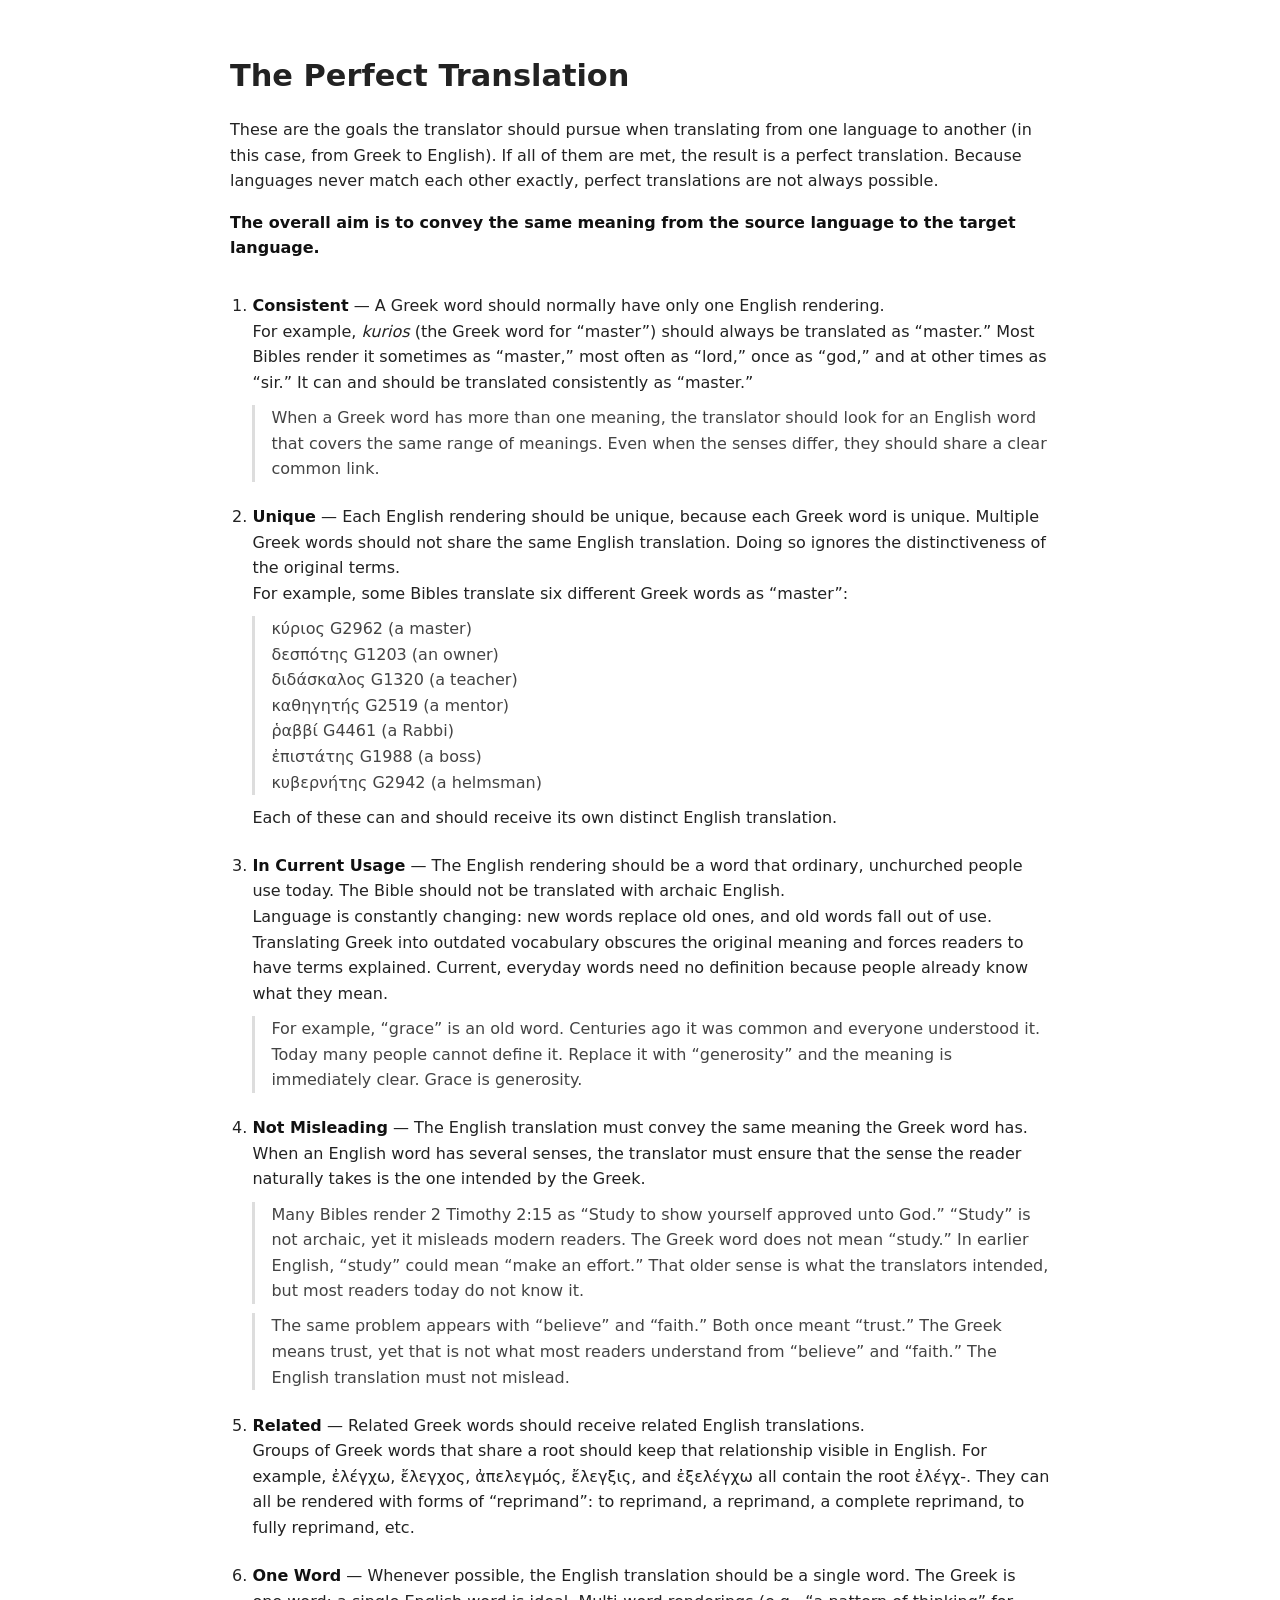
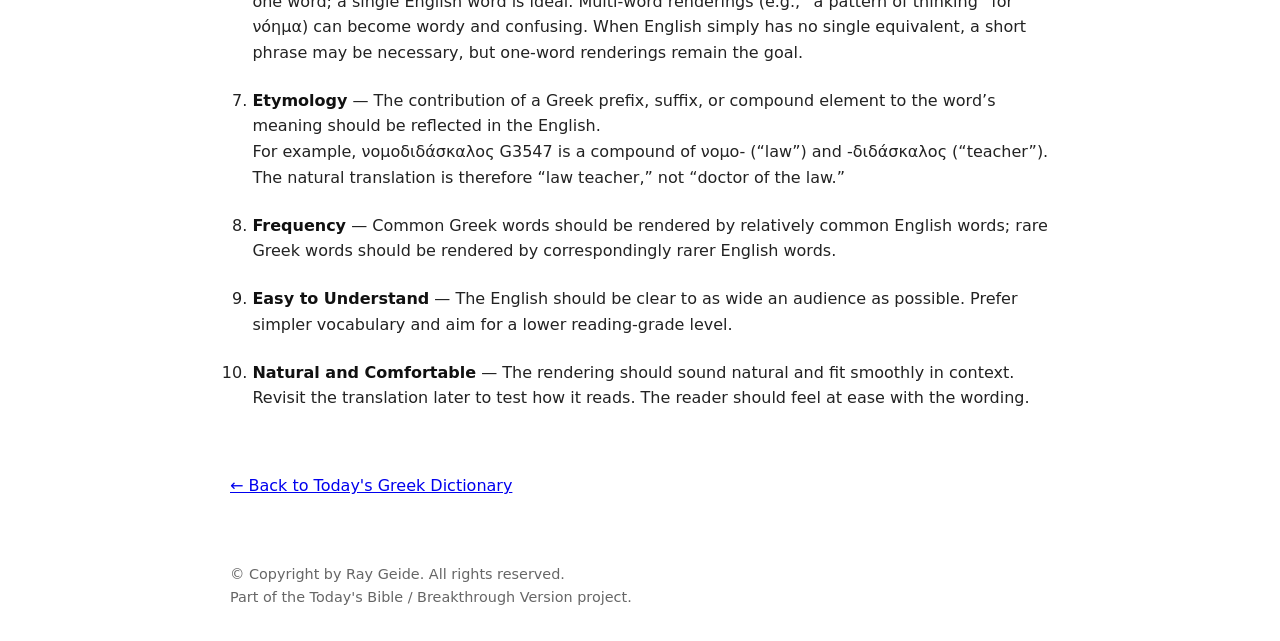
<file: data/our-translation-goals.html>
<!DOCTYPE html>
<html lang="en">
<head>
    <meta charset="UTF-8">
    <meta name="viewport" content="width=device-width, initial-scale=1.0">
    <title>How We Translate – The Perfect Translation Goals | Today's Greek Dictionary</title>
    <style>
        body {
            font-family: system-ui, -apple-system, BlinkMacSystemFont, "Segoe UI", Roboto, sans-serif;
            line-height: 1.6;
            max-width: 820px;
            margin: 0 auto;
            padding: 2rem 1.25rem;
            color: #222;
        }
        h1 { font-size: 1.9rem; margin-bottom: 0.5rem; }
        h2 { font-size: 1.35rem; margin-top: 2.2rem; margin-bottom: 0.6rem; }
        .intro { margin-bottom: 2rem; }
        ol { padding-left: 1.4rem; }
        li { margin-bottom: 1.4rem; }
        strong { color: #111; }
        .example { margin: 0.6rem 0 0.6rem 0; padding-left: 1rem; border-left: 3px solid #ddd; color: #444; }
        .back-link { display: inline-block; margin-top: 2.5rem; }
        footer { margin-top: 3rem; font-size: 0.9rem; color: #666; }
    </style>
</head>
<body>

    <h1>The Perfect Translation</h1>

    <div class="intro">
        <p>These are the goals the translator should pursue when translating from one language to another (in this case, from Greek to English). If all of them are met, the result is a perfect translation. Because languages never match each other exactly, perfect translations are not always possible.</p>
        <p><strong>The overall aim is to convey the same meaning from the source language to the target language.</strong></p>
    </div>

    <ol>
        <li>
            <strong>Consistent</strong> — A Greek word should normally have only one English rendering.<br>
            For example, <em>kurios</em> (the Greek word for “master”) should always be translated as “master.” Most Bibles render it sometimes as “master,” most often as “lord,” once as “god,” and at other times as “sir.” It can and should be translated consistently as “master.”
            <div class="example">When a Greek word has more than one meaning, the translator should look for an English word that covers the same range of meanings. Even when the senses differ, they should share a clear common link.</div>
        </li>

        <li>
            <strong>Unique</strong> — Each English rendering should be unique, because each Greek word is unique. Multiple Greek words should not share the same English translation. Doing so ignores the distinctiveness of the original terms.<br>
            For example, some Bibles translate six different Greek words as “master”:
            <div class="example">
                κύριος G2962 (a master)<br>
                δεσπότης G1203 (an owner)<br>
                διδάσκαλος G1320 (a teacher)<br>
                καθηγητής G2519 (a mentor)<br>
                ῥαββί G4461 (a Rabbi)<br>
                ἐπιστάτης G1988 (a boss)<br>
                κυβερνήτης G2942 (a helmsman)
            </div>
            Each of these can and should receive its own distinct English translation.
        </li>

        <li>
            <strong>In Current Usage</strong> — The English rendering should be a word that ordinary, unchurched people use today. The Bible should not be translated with archaic English.<br>
            Language is constantly changing: new words replace old ones, and old words fall out of use. Translating Greek into outdated vocabulary obscures the original meaning and forces readers to have terms explained. Current, everyday words need no definition because people already know what they mean.
            <div class="example">For example, “grace” is an old word. Centuries ago it was common and everyone understood it. Today many people cannot define it. Replace it with “generosity” and the meaning is immediately clear. Grace is generosity.</div>
        </li>

        <li>
            <strong>Not Misleading</strong> — The English translation must convey the same meaning the Greek word has. When an English word has several senses, the translator must ensure that the sense the reader naturally takes is the one intended by the Greek.
            <div class="example">Many Bibles render 2 Timothy 2:15 as “Study to show yourself approved unto God.” “Study” is not archaic, yet it misleads modern readers. The Greek word does not mean “study.” In earlier English, “study” could mean “make an effort.” That older sense is what the translators intended, but most readers today do not know it.</div>
            <div class="example">The same problem appears with “believe” and “faith.” Both once meant “trust.” The Greek means trust, yet that is not what most readers understand from “believe” and “faith.” The English translation must not mislead.</div>
        </li>

        <li>
            <strong>Related</strong> — Related Greek words should receive related English translations.<br>
            Groups of Greek words that share a root should keep that relationship visible in English. For example, ἐλέγχω, ἔλεγχος, ἀπελεγμός, ἔλεγξις, and ἐξελέγχω all contain the root ἐλέγχ-. They can all be rendered with forms of “reprimand”: to reprimand, a reprimand, a complete reprimand, to fully reprimand, etc.
        </li>

        <li>
            <strong>One Word</strong> — Whenever possible, the English translation should be a single word. The Greek is one word; a single English word is ideal. Multi-word renderings (e.g., “a pattern of thinking” for νόημα) can become wordy and confusing. When English simply has no single equivalent, a short phrase may be necessary, but one-word renderings remain the goal.
        </li>

        <li>
            <strong>Etymology</strong> — The contribution of a Greek prefix, suffix, or compound element to the word’s meaning should be reflected in the English.<br>
            For example, νομοδιδάσκαλος G3547 is a compound of νομο- (“law”) and -διδάσκαλος (“teacher”). The natural translation is therefore “law teacher,” not “doctor of the law.”
        </li>

        <li>
            <strong>Frequency</strong> — Common Greek words should be rendered by relatively common English words; rare Greek words should be rendered by correspondingly rarer English words.
        </li>

        <li>
            <strong>Easy to Understand</strong> — The English should be clear to as wide an audience as possible. Prefer simpler vocabulary and aim for a lower reading-grade level.
        </li>

        <li>
            <strong>Natural and Comfortable</strong> — The rendering should sound natural and fit smoothly in context. Revisit the translation later to test how it reads. The reader should feel at ease with the wording.
        </li>
    </ol>

    <p class="back-link"><a href="lexicon.php">← Back to Today's Greek Dictionary</a></p>

    <footer>
        © Copyright by Ray Geide. All rights reserved.<br>
        Part of the Today's Bible / Breakthrough Version project.
    </footer>

</body>
</html>
</file>
<file: data/styles.css>
/* =========================================================
   Interlinear NT – polished layout
   ========================================================= */

:root {
  --bg: #f6f7f9;
  --card: #ffffff;
  --text: #1a1a1a;
  --muted: #5c6570;
  --border: #e2e6eb;
  --accent: #3b5bdb;
  --bv: #e8f0fe;
  --bv-border: #4285f4;
  --tb: #fff3cd;
  --tb-border: #e6b800;
  --greek-bg: #f0f2f5;
  --shadow: 0 1px 3px rgba(0,0,0,.06);
  --radius: 8px;
  --font: system-ui, -apple-system, "Segoe UI", Roboto, "Helvetica Neue", Arial, sans-serif;
  --greek-font: "SBL Greek", "Gentium Plus", "Noto Serif", "Times New Roman", serif;
}

*, *::before, *::after { box-sizing: border-box; }

html { scroll-behavior: smooth; }

body {
  margin: 0;
  font-family: var(--font);
  font-size: 16px;
  line-height: 1.5;
  color: var(--text);
  background: var(--bg);
}

/* ---------- Header / nav form ---------- */
header {
  position: sticky;
  top: 0;
  z-index: 100;
  background: var(--card);
  border-bottom: 1px solid var(--border);
  box-shadow: var(--shadow);
  padding: 0.75rem 1.25rem;
}

header form {
  display: flex;
  flex-wrap: wrap;
  align-items: center;
  gap: 0.75rem 1.25rem;
  max-width: 1100px;
  margin: 0 auto;
}

header label {
  display: flex;
  align-items: center;
  gap: 0.4rem;
  font-size: 0.85rem;
  font-weight: 600;
  color: var(--muted);
}

header select,
header input[type="number"] {
  font: inherit;
  padding: 0.35rem 0.55rem;
  border: 1px solid var(--border);
  border-radius: 6px;
  background: #fff;
  color: var(--text);
}

header select:focus,
header input:focus {
  outline: 2px solid var(--accent);
  outline-offset: 1px;
}

header button {
  font: inherit;
  font-weight: 600;
  padding: 0.4rem 1rem;
  border: none;
  border-radius: 6px;
  background: var(--accent);
  color: #fff;
  cursor: pointer;
  transition: background .15s, transform .1s;
}

header button:hover { background: #2f4ab8; }
header button:active { transform: scale(.97); }

/* ---------- Main content ---------- */
main {
  max-width: 1100px;
  margin: 0 auto;
  padding: 1.5rem 1.25rem 4rem;
}

.verse {
  background: var(--card);
  border: 1px solid var(--border);
  border-radius: var(--radius);
  box-shadow: var(--shadow);
  padding: 1.25rem 1.4rem 1.5rem;
  margin-bottom: 1.75rem;
}

.verse h3 {
  margin: 0 0 0.9rem;
  font-size: 1.15rem;
  font-weight: 700;
  color: #222;
  letter-spacing: -0.01em;
}

/* ---------- English versions ---------- */
.english-versions {
  display: flex;
  flex-direction: column;
  gap: 0.55rem;
  margin-bottom: 0.9rem;
}

.english {
  padding: 0.65rem 0.9rem;
  border-radius: 6px;
  line-height: 1.55;
  font-size: 1.05rem;
}

.english .version-label {
  display: block;
  font-size: 0.7rem;
  font-weight: 700;
  text-transform: uppercase;
  letter-spacing: 0.04em;
  margin-bottom: 0.2rem;
}

.english.bv {
  background: var(--bv);
  border-left: 4px solid var(--bv-border);
}
.english.bv .version-label { color: #1967d2; }

.english.tb {
  background: var(--tb);
  border-left: 4px solid var(--tb-border);
}
.english.tb .version-label { color: #9a7b00; }

/* ---------- Continuous Greek verse ---------- */
.greek-verse {
  font-family: var(--greek-font);
  font-size: 1.32rem;
  line-height: 1.5;
  margin: 0.35rem 0 1.1rem;
  padding: 0.55rem 0.8rem;
  background: var(--greek-bg);
  border-radius: 6px;
  border-left: 4px solid #6c757d;
  color: #1c1c1c;
}

/* ---------- Interlinear boxes ---------- */
.interlinear {
  display: flex;
  flex-wrap: wrap;
  gap: 0.55rem 0.7rem;
  align-items: flex-start;
}

.word {
  display: flex;
  flex-direction: column;
  align-items: center;
  min-width: 4.6em;
  max-width: 9em;
  text-align: center;
  cursor: pointer;
  padding: 0.4em 0.35em 0.45em;
  border-radius: 6px;
  border: 1px solid transparent;
  transition: filter .12s, box-shadow .12s, transform .1s;
  line-height: 1.2;
}

.word:hover {
  filter: brightness(0.97);
  box-shadow: 0 2px 6px rgba(0,0,0,.08);
  transform: translateY(-1px);
}

.word:active { transform: translateY(0); }

.greek {
  font-family: var(--greek-font);
  font-size: 1.22rem;
  font-weight: 600;
  line-height: 1.1;
  padding-top: 0.12em;   /* room for diacritics */
  margin-bottom: -0.05em;
}

.gloss {
  font-size: 0.76rem;
  color: #333;
  margin-top: 0.2em;
  font-style: italic;
  max-width: 8em;
  line-height: 1.25;
}

.morph {
  font-size: 0.65rem;
  color: #555;
  margin-top: 0.18em;
  font-family: ui-monospace, "Cascadia Code", "Consolas", monospace;
}

.strongs {
  font-size: 0.6rem;
  color: #888;
  margin-top: 0.1em;
}

/* Part-of-speech colors */
.word.pos-verb      { background: #e3f2fd; border-color: #90caf9; }
.word.pos-noun      { background: #e8f5e9; border-color: #a5d6a7; }
.word.pos-adj       { background: #fff3e0; border-color: #ffcc80; }
.word.pos-adv       { background: #f3e5f5; border-color: #ce93d8; }
.word.pos-pron      { background: #e0f7fa; border-color: #80deea; }
.word.pos-prep      { background: #fce4ec; border-color: #f48fb1; }
.word.pos-conj      { background: #f5f5f5; border-color: #bdbdbd; }
.word.pos-particle  { background: #efebe9; border-color: #bcaaa4; }
.word.pos-article   { background: #fff8e1; border-color: #ffe082; }
.word.pos-other     { background: #fafafa; border-color: #e0e0e0; }

/* ---------- Dictionary slide-out panel ---------- */
#dict-panel {
  position: fixed;
  top: 0;
  right: 0;
  width: min(380px, 92vw);
  height: 100%;
  background: var(--card);
  border-left: 1px solid var(--border);
  box-shadow: -4px 0 24px rgba(0,0,0,.12);
  padding: 1.25rem 1.35rem 2rem;
  overflow-y: auto;
  z-index: 200;
  transform: translateX(0);
  transition: transform .25s ease;
}

#dict-panel.hidden {
  transform: translateX(105%);
  pointer-events: none;
}

#close-dict {
  position: absolute;
  top: 0.6rem;
  right: 0.7rem;
  width: 2rem;
  height: 2rem;
  border: none;
  border-radius: 50%;
  background: #f0f0f0;
  font-size: 1.25rem;
  line-height: 1;
  cursor: pointer;
  color: #444;
}

#close-dict:hover { background: #e0e0e0; }

#dict-content h3 {
  margin: 0 0 0.5rem;
  font-size: 1.2rem;
  padding-right: 2rem;
}

#dict-content p { margin: 0.35rem 0; }

.morph-breakdown {
  background: #f5f6f8;
  padding: 0.65rem 0.85rem;
  border-radius: 6px;
  margin: 0.85rem 0;
  font-size: 0.88rem;
}

.morph-breakdown h4 {
  margin: 0 0 0.4rem;
  font-size: 0.78rem;
  text-transform: uppercase;
  letter-spacing: 0.03em;
  color: var(--muted);
}

.morph-breakdown ul {
  margin: 0;
  padding-left: 1.15rem;
}

.morph-breakdown li { margin: 0.15rem 0; }

/* ---------- Empty / error state ---------- */
main > p {
  text-align: center;
  color: var(--muted);
  padding: 3rem 1rem;
}

/* ---------- Small screens ---------- */
@media (max-width: 600px) {
  header form { gap: 0.5rem; }
  .verse { padding: 1rem; }
  .greek { font-size: 1.12rem; }
  .greek-verse { font-size: 1.18rem; }
  .word { min-width: 4em; }
}
</file>
